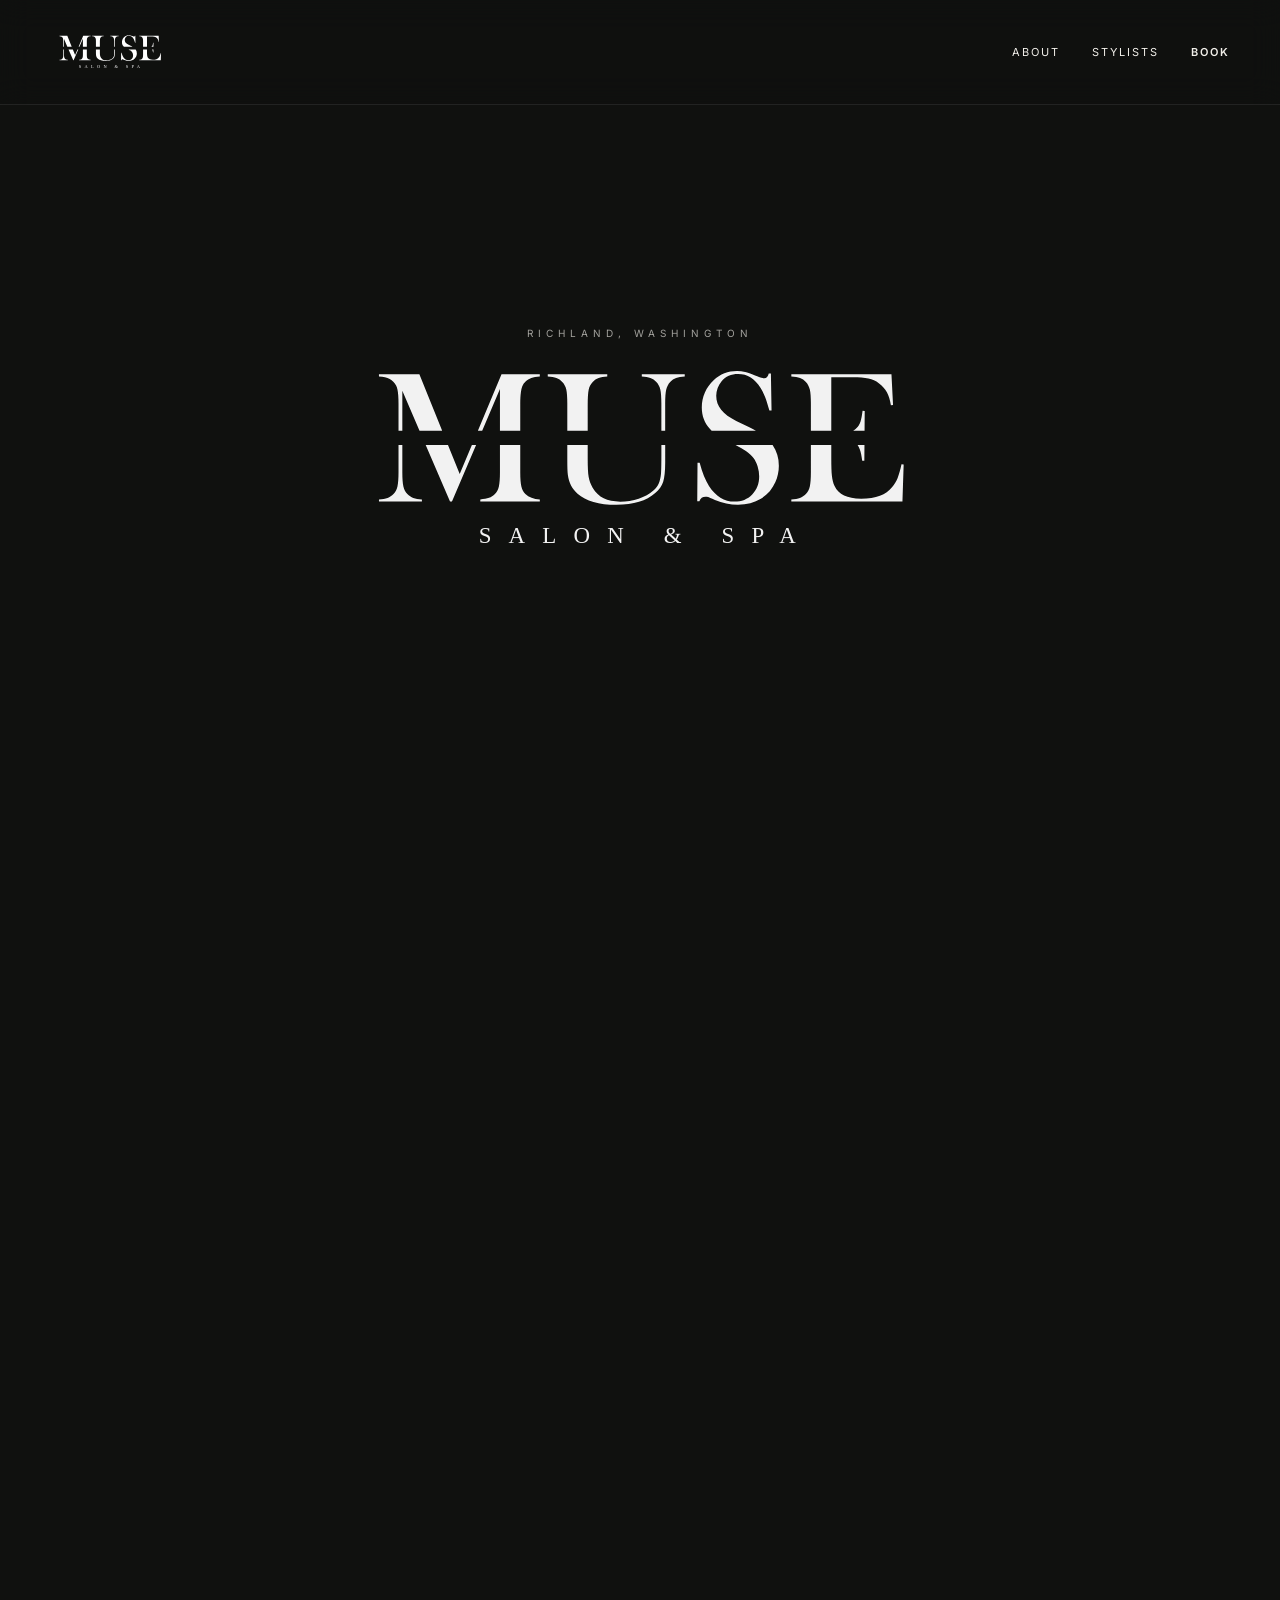
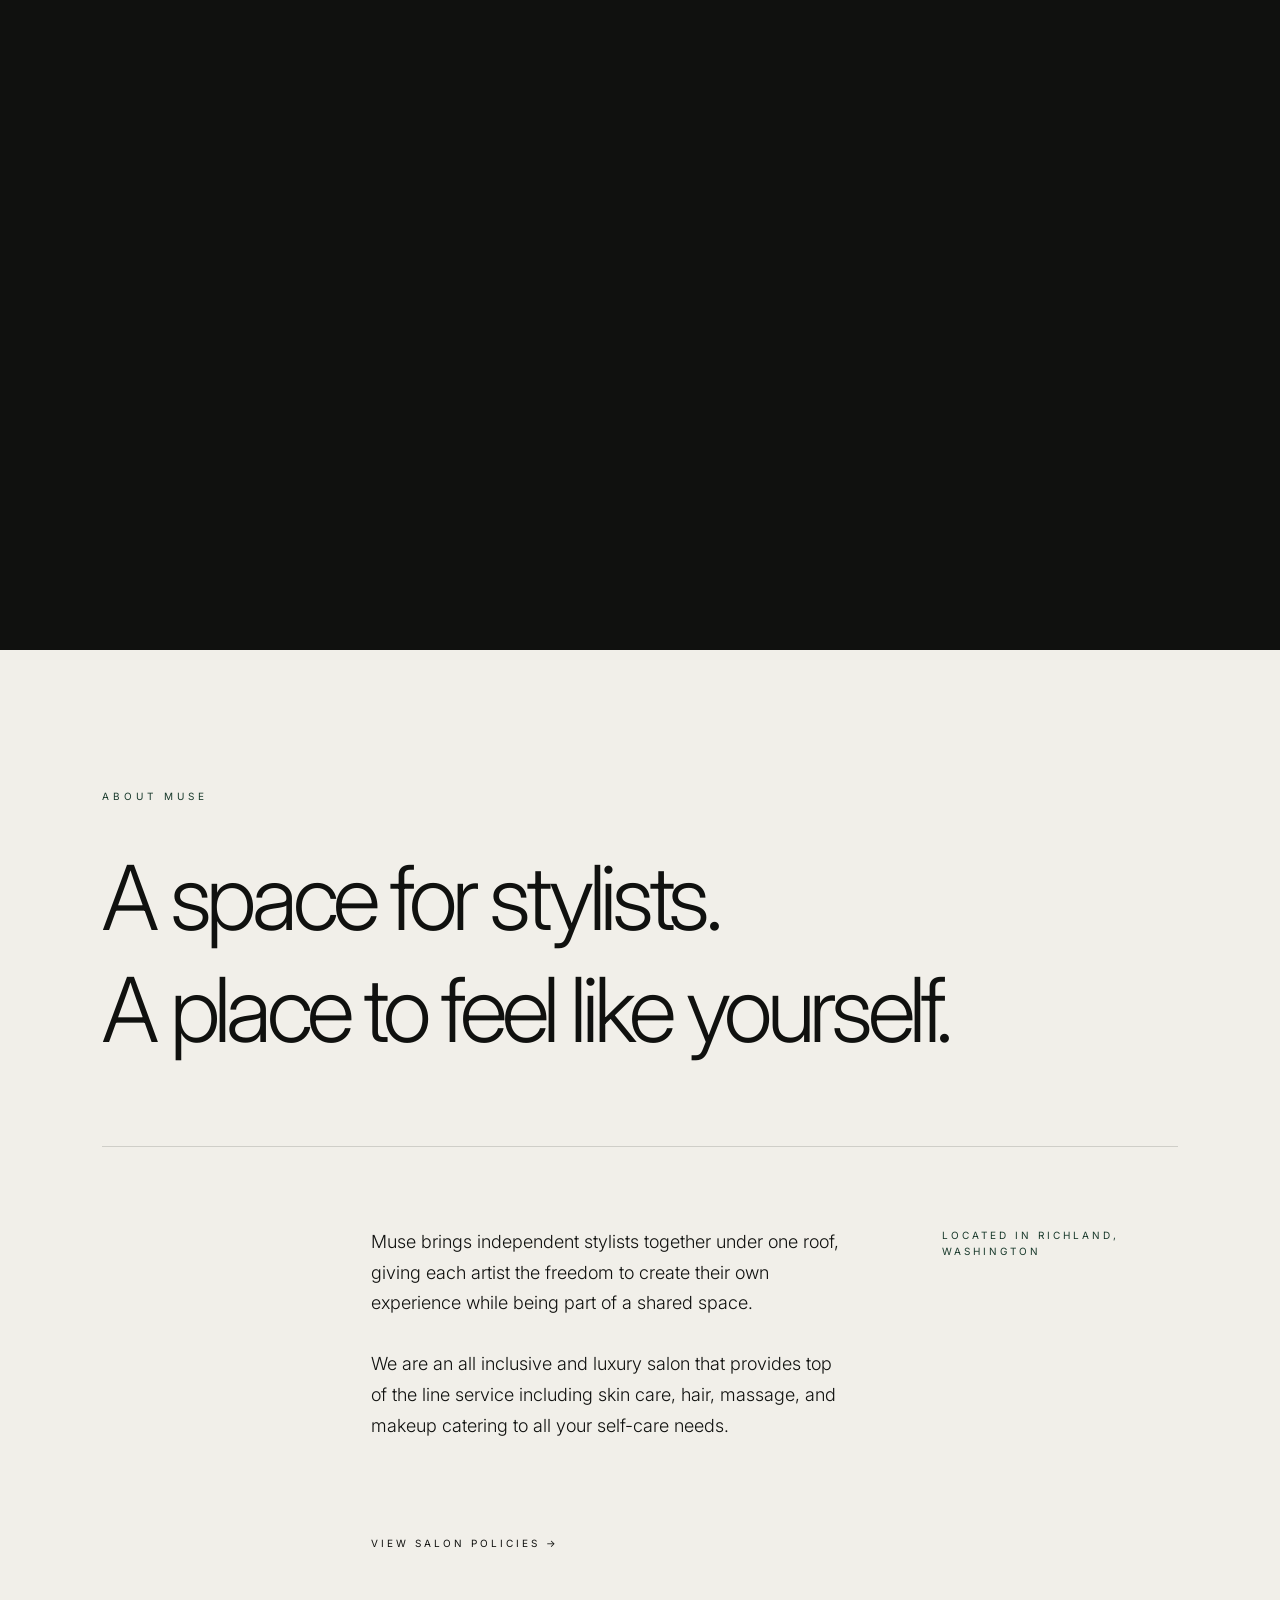
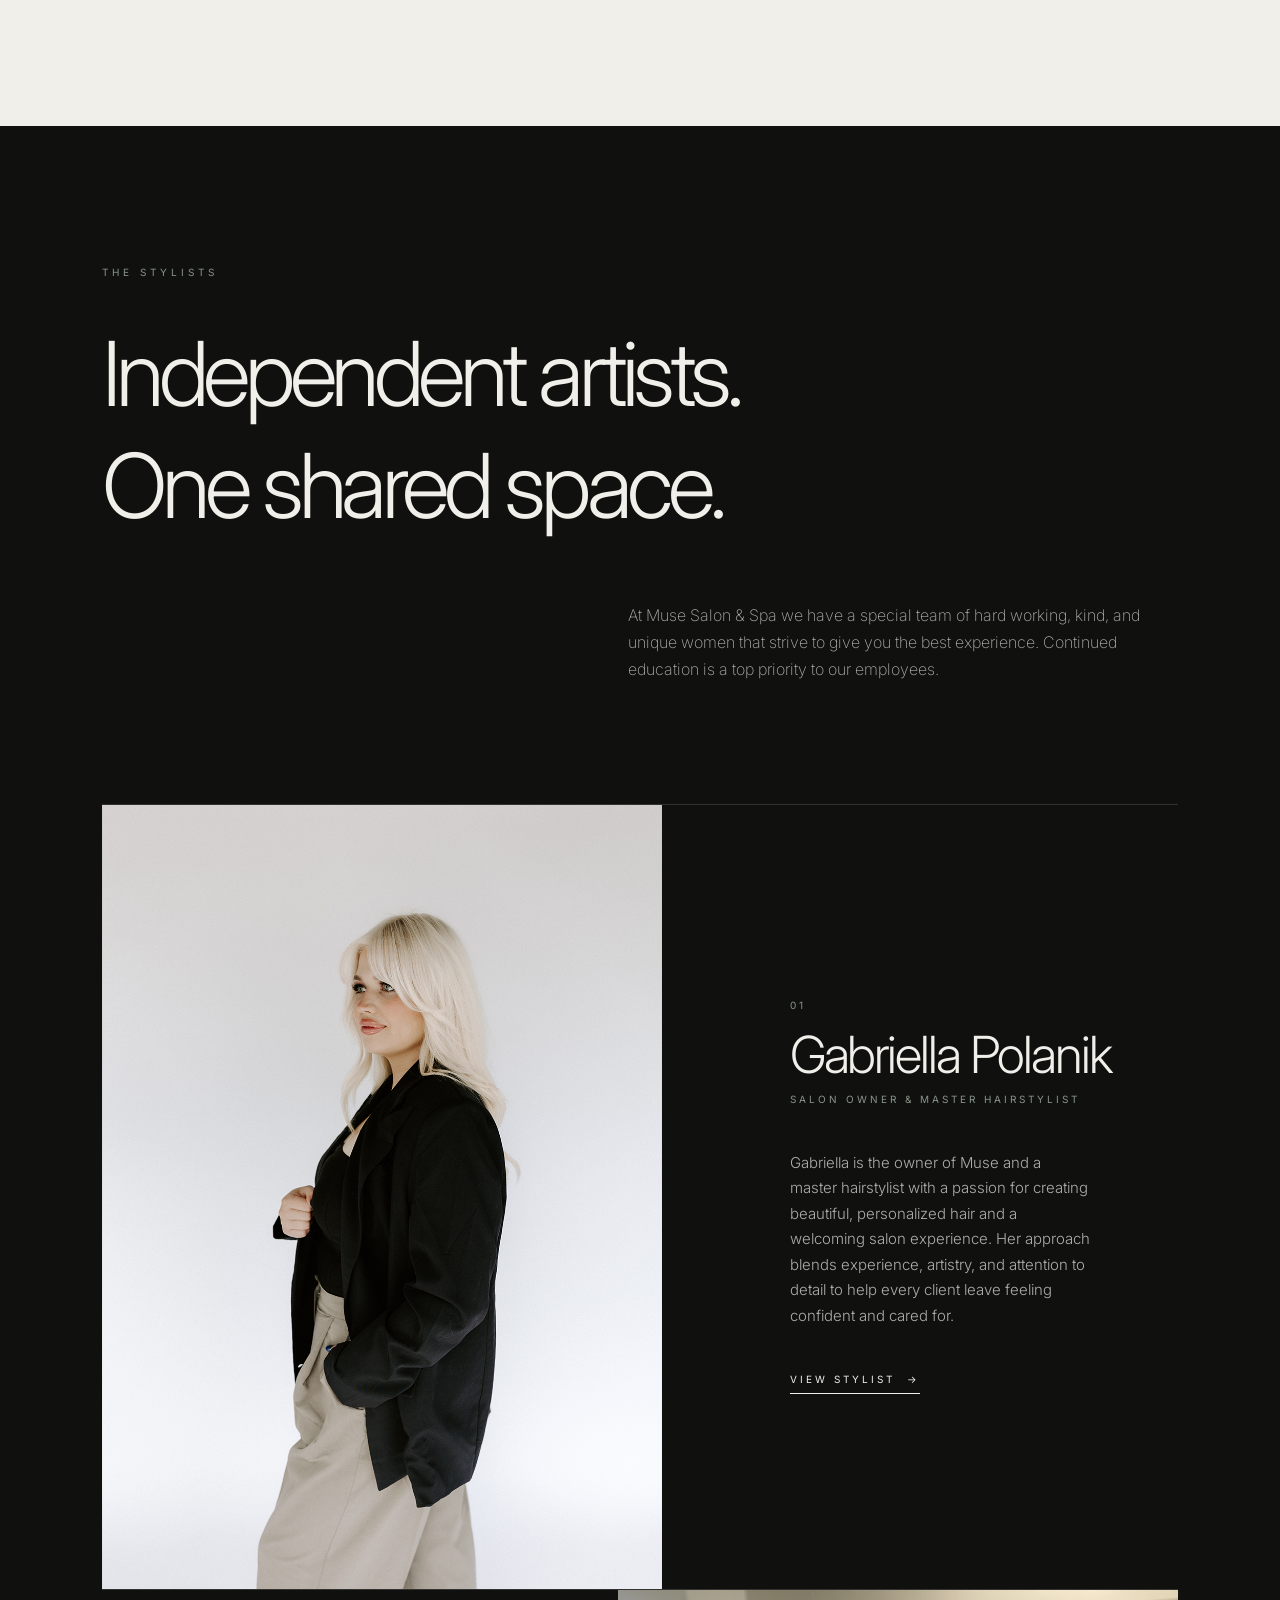
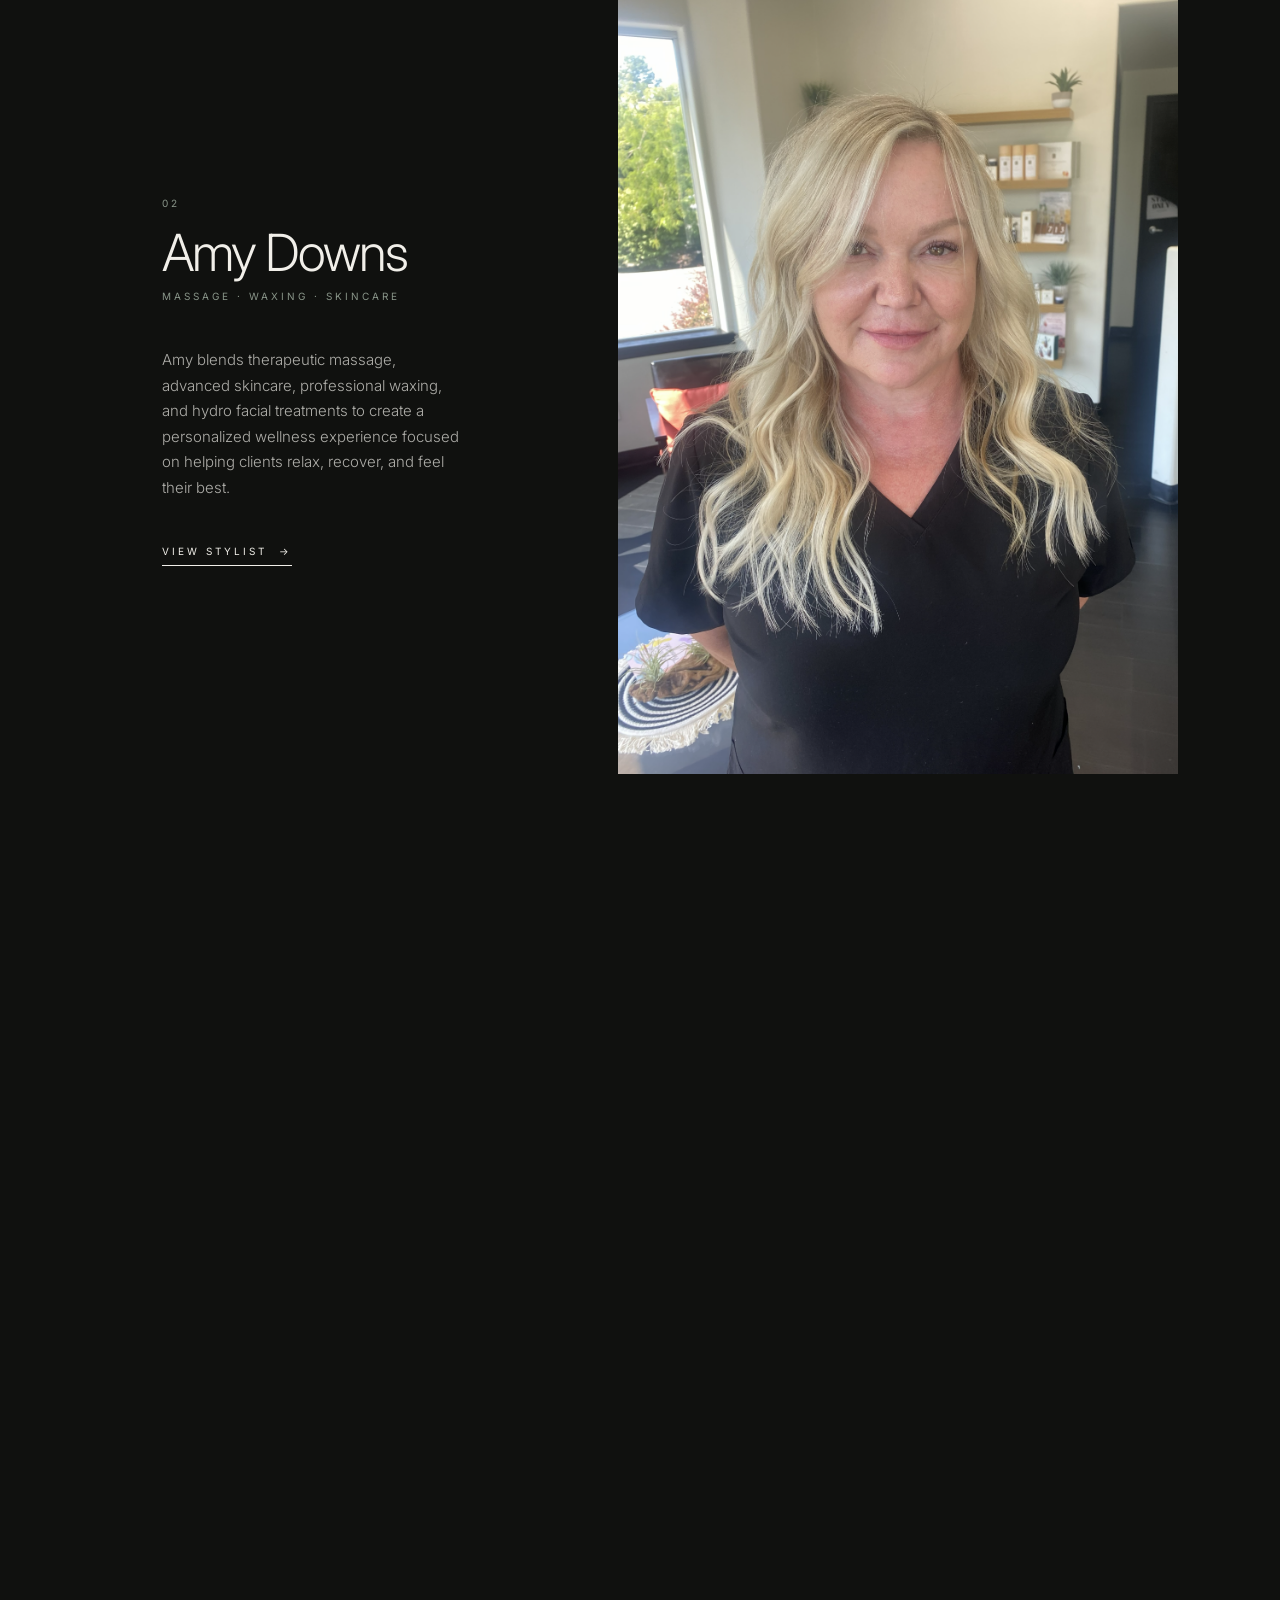
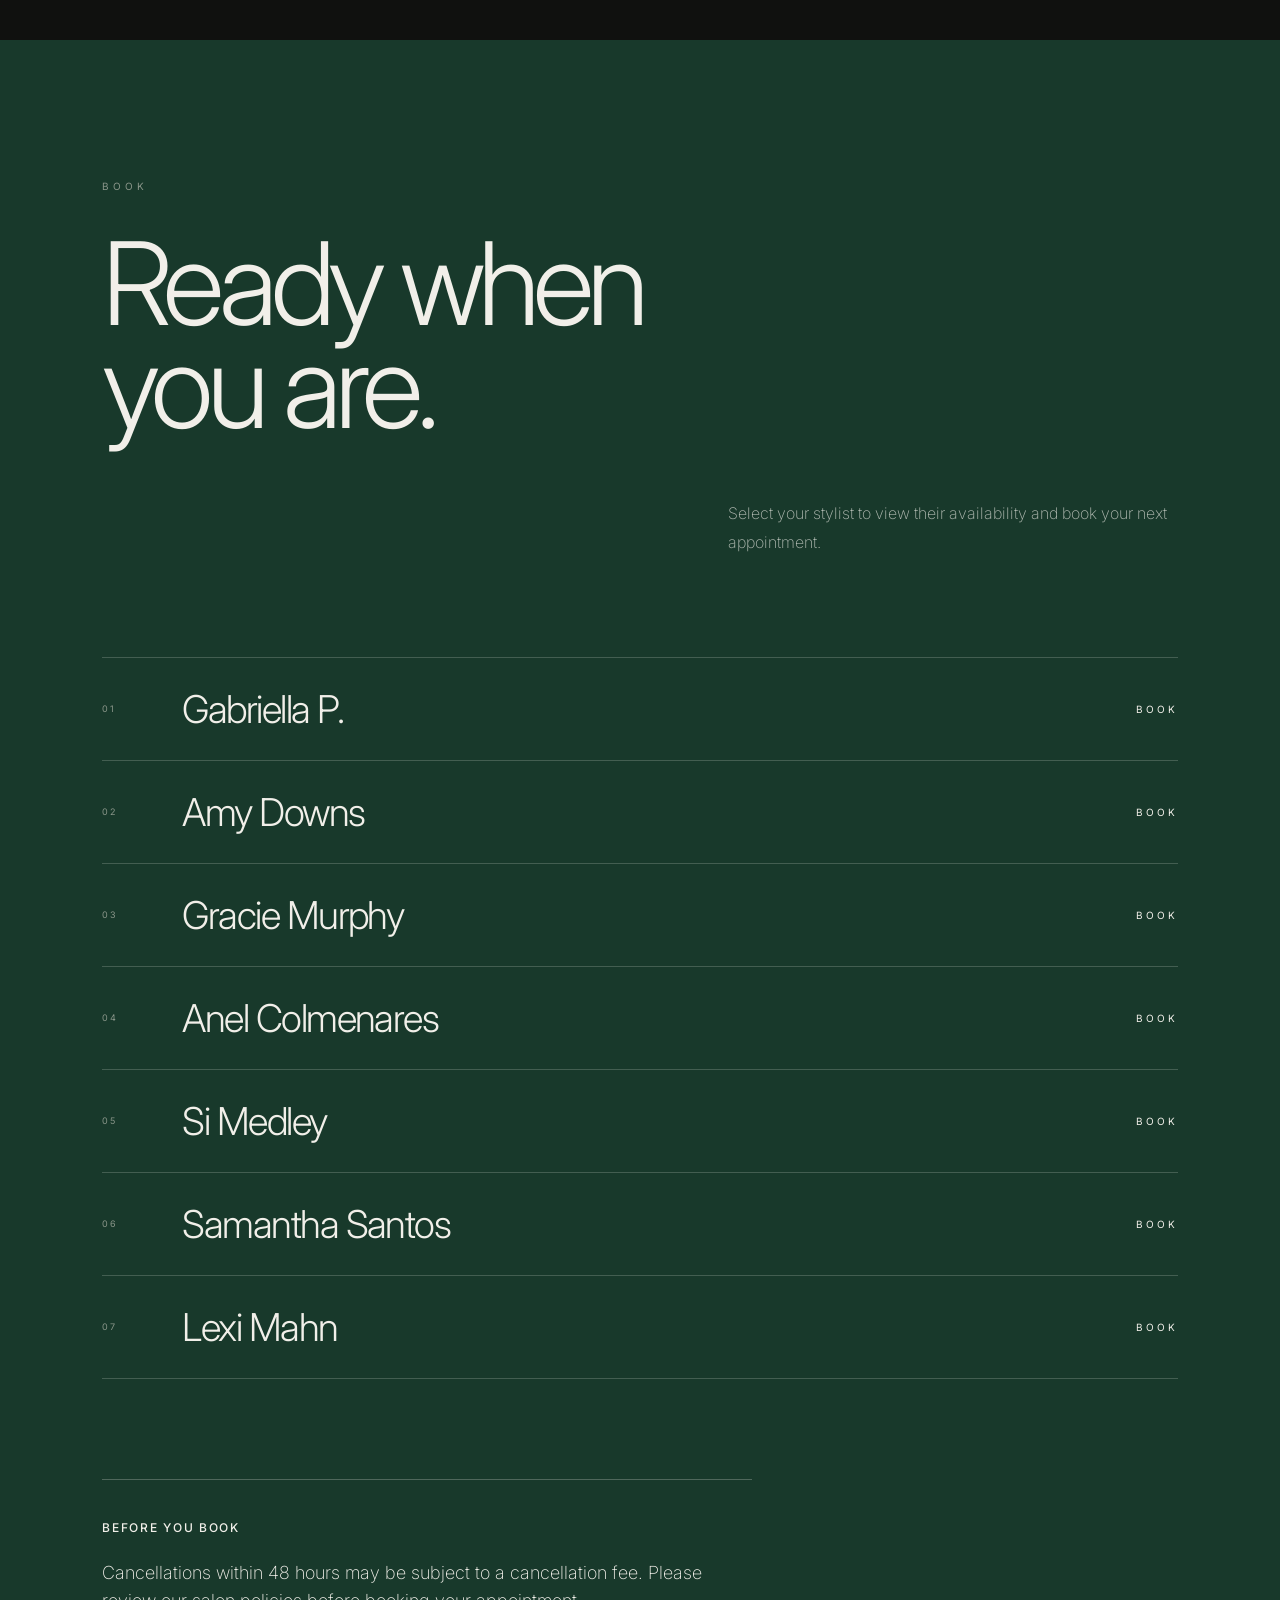
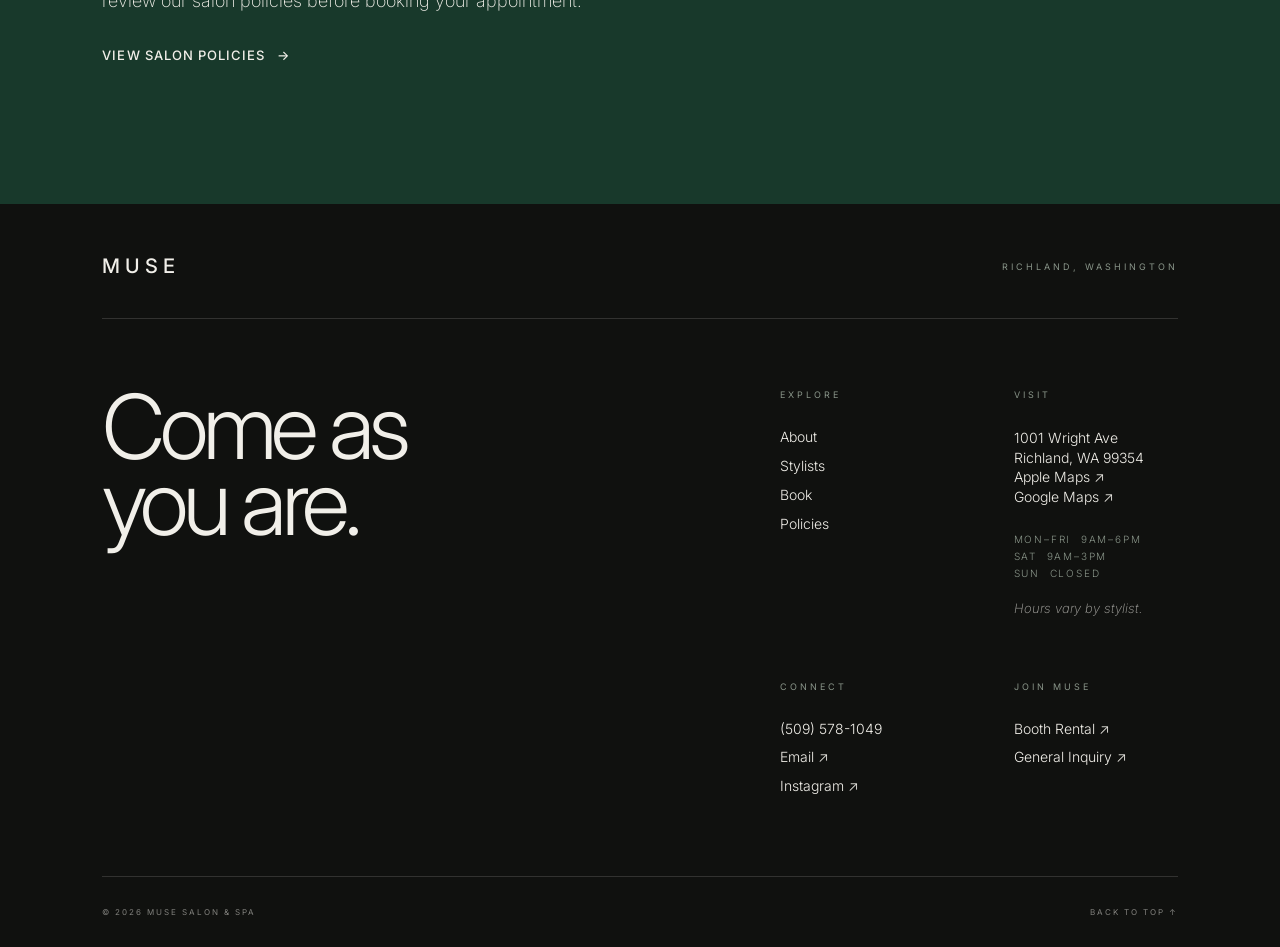
<file: index.html>
<!DOCTYPE html>
<html lang="en">

<head>
    <meta charset="UTF-8">  
    <meta name="viewport" content="width=device-width, initial-scale=1.0, viewport-fit=cover">

    <title>Muse</title>

    <link rel="preconnect" href="https://fonts.googleapis.com">
    <link rel="preconnect" href="https://fonts.gstatic.com" crossorigin>
    
    <link href="https://fonts.googleapis.com/css2?family=Inter:wght@100;200;300;400;500;600&display=swap" rel="stylesheet">
    
    <link rel="stylesheet" href="style.css/style.css">
</head>

<body id="top">
    <header class="hero">
        
        <div class="hero-sticky">

            <nav>
                <a href="#top" class="logo">
                     <img src="images/muse-logo-wht.svg" alt="Muse Salon & Spa">
                </a>
                
                <button class="menu-button" aria-label="Open menu">MENU</button>

                <div class="nav-links">
                    <a href="#about">ABOUT</a>
                    <a href="#stylists">STYLISTS</a>
                    <!--<a href="#services">SERVICES</a>-->
                    <a href="#book" class="book-link">BOOK</a>
                </div>
            </nav>

            <div class="mobile-menu">
               <div class="mobile-menu-top">
                    <span>MUSE</span>

                    <button class="menu-close">
                        CLOSE
                    </button>
                </div>

                <div class="mobile-menu-links">
                    <a href="#about">ABOUT</a>
                    <a href="#stylists">STYLISTS</a>
                    <!--<a href="#services">SERVICES</a>-->
                    <a href="#book">BOOK</a>
                </div>

                <p class="mobile-menu-location">
                    RICHLAND, WASHINGTON
                </p>
            </div>

            <div class="hero-content">
                <p>Richland, Washington</p>

                <img 
                    src="images/muse-logo-wht.svg"
                    alt="Muse Salon & Spa"
                    class="hero-logo"
                >

            </div>

            <div class="hero-message">
                <p>A collective of independent artists.</p>
    
                <h2>
                    FOR THE<br>
                    INDIVIDUAL.
                </h2>
            </div>
        </div>
        
    </header>

    <main>

        <section id="about" class="about-section">
            <div class="about-heading">
                <p class="section-label">ABOUT MUSE</p>

                <h2>
                A space for stylists.<br>
                A place to feel like yourself.
                </h2>
            </div>
        
            <div class="about-details">
                <p>
                    Muse brings independent stylists together under one roof, giving each artist the freedom to create their own experience while being part of a shared space.<br><br>We are an all inclusive and luxury salon that provides top of the line service including skin care, hair, massage, and makeup catering to all your self-care needs.
                </p>

                <p>
                    Located in Richland, Washington
                </p>

                <a href="policies.html" class="about-policies-link">
                    VIEW SALON POLICIES <span>→</span>
                </a>
            </div>

            


            
        </section>

        <section id="stylists" class="stylists-section">
            <div class="stylists-heading">
                <p class="section-label">THE STYLISTS</p>
                
                <h2>
                    Independent artists.<br>
                    One shared space.
                </h2>

                <p class="stylists-intro">
                    At Muse Salon & Spa we have a special team of hard working, kind, and unique women that strive to give you the best experience. Continued education is a top priority to our employees.
                </p>
            </div>

            <div class="stylist-list">

                <article class="stylist-card" id="gabriella-p">
            
                    <div class="stylist-image">
                        <img
                            src="images/gabby-headshot.png"
                            alt="Gabriella Polanik"
                        >
                    </div>
            
                    <div class="stylist-info">
                        <p class="stylist-number">01</p>
            
                        <h3>Gabriella Polanik</h3>
            
                        <p class="stylist-specialties">
                            SALON OWNER & MASTER HAIRSTYLIST
                        </p>
            
                        <p class="stylist-description">
                            Gabriella is the owner of Muse and a master hairstylist with a passion for creating beautiful, personalized hair and a welcoming salon experience. Her approach blends experience, artistry, and attention to detail to help every client leave feeling confident and cared for.
                        </p>
            
                        <a href="stylists/gabriella-p.html" class="stylist-link">
                            VIEW STYLIST <span>→</span>
                        </a>
                    </div>
            
                </article>
            
            
                <article class="stylist-card" id="amy-downs">
            
                    <div class="stylist-image">
                        <img
                            src="images/amy-headshot.png"
                            alt="Amy Downs"
                        >
                    </div>
            
                    <div class="stylist-info">
                        <p class="stylist-number">02</p>
            
                        <h3>Amy Downs</h3>
            
                        <p class="stylist-specialties">
                            MASSAGE · WAXING · SKINCARE
                        </p>
            
                        <p class="stylist-description">
                            Amy blends therapeutic massage, advanced skincare, professional waxing, and hydro facial treatments to create a personalized wellness experience focused on helping clients relax, recover, and feel their best.
                        </p>
            
                        <a href="stylists/amy-downs.html" class="stylist-link">
                            VIEW STYLIST <span>→</span>
                        </a>
                    </div>
            
                </article>
            
            
                <article class="stylist-card" id="gracie-murphy">
            
                    <div class="stylist-image">
                        <img
                            src="images/gracie-headshot.png"
                            alt="Gracie Murphy"
                        >
                    </div>
            
                    <div class="stylist-info">
                        <p class="stylist-number">03</p>
            
                        <h3>Gracie Murphy</h3>
            
                        <p class="stylist-specialties">
                            HAIR · STYLING · GOOD ENERGY
                        </p>
            
                        <p class="stylist-description">
                            Gracie brings big energy, good conversation, and a love for helping women feel confident and completely themselves. Her chair is a place to relax, laugh, and leave feeling amazing.
                        </p>
            
                        <a href="stylists/gracie-murphy.html" class="stylist-link">
                            VIEW STYLIST <span>→</span>
                        </a>
                    </div>
            
                </article>
            
            
                <article class="stylist-card" id="anel-colmenares">
            
                    <div class="stylist-image">
                        <img
                            src="images/anel-headshot.png"
                            alt="Anel Colmenares"
                        >
                    </div>
            
                    <div class="stylist-info">
                        <p class="stylist-number">04</p>
            
                        <h3>Anel Colmenares</h3>
            
                        <p class="stylist-specialties">
                            VIVID COLOR · TEXTURED CUTS
                        </p>
            
                        <p class="stylist-description">
                            Anel is an alternative stylist specializing in texturized cuts and vivid color across all hair textures. Her work is expressive, creative, and all about helping clients wear something that feels uniquely theirs.
                        </p>
            
                        <a href="stylists/anel-colmenares.html" class="stylist-link">
                            VIEW STYLIST <span>→</span>
                        </a>
                    </div>
            
                </article>

                <article class="stylist-card" id="si-medley">

                    <div class="stylist-image">
                        <img
                            src="images/si-headshot.png"
                            alt="Si Medley"
                        >
                    </div>
                
                    <div class="stylist-info">
                        <p class="stylist-number">05</p>
                
                        <h3>Si Medley</h3>
                
                        <p class="stylist-specialties">
                            BLONDES · DIMENSION · COLOR
                        </p>
                
                        <p class="stylist-description">
                            Si specializes in beautiful blondes and dimensional color, creating soft, seamless looks tailored to each client. Her goal is effortless, confidence-boosting hair that still feels completely like you.
                        </p>
                
                        <a href="stylists/si-medley.html" class="stylist-link">
                            VIEW STYLIST <span>→</span>
                        </a>
                    </div>
                
                </article>
                
                <article class="stylist-card" id="samantha-santos">
                
                    <div class="stylist-image">
                        <img
                            src="images/sam-headshot.png"
                            alt="Samantha Santos"
                        >
                    </div>
                
                    <div class="stylist-info">
                        <p class="stylist-number">06</p>
                
                        <h3>Samantha Santos</h3>
                
                        <p class="stylist-specialties">
                            COLOR · CUTS · EXTENSIONS
                        </p>
                
                        <p class="stylist-description">
                            Sammie specializes in lived-in color, rich reds, warm coppers, dimensional brunettes, and corrective color. Her approach is personal, relaxed, and focused on creating hair that feels natural, flattering, and uniquely you.
                        </p>
                
                        <a href="stylists/samantha-santos.html" class="stylist-link">
                            VIEW STYLIST <span>→</span>
                        </a>
                    </div>
                
                </article>
                
                <article class="stylist-card" id="lexi-mahn">
                
                    <div class="stylist-image">
                        <img
                            src="images/lexi-headshot.png"
                            alt="Lexi Mahn"
                        >
                    </div>
                
                    <div class="stylist-info">
                        <p class="stylist-number">07</p>
                
                        <h3>Lexi Mahn</h3>
                
                        <p class="stylist-specialties">
                            BLONDING · LIVED-IN COLOR · DIMENSION
                        </p>
                
                        <p class="stylist-description">
                            Lexi specializes in lived-in color and blonding, creating effortless, dimensional looks that feel natural, polished, and uniquely you. With years of experience in both hair and makeup, she brings an eye for detail and a warm, personal approach to every appointment.
                        </p>
                
                        <a href="stylists/lexi-mahn.html" class="stylist-link">
                            VIEW STYLIST <span>→</span>
                        </a>
                    </div>
                
                </article>
            
            </div>

        </section>
        



        <!-- <section id="services" class="services-section">
            <div class="services-heading">
                <p class="section-label">SERVICES</p>

                <h2>
                    Your hair.<br>
                    Your way.
                </h2>

            </div>

            <div class="services-content">

                <div class="services-image">
                    <span>IMAGE</span>
                </div>

                <div class="services-list">

                 

                    <div class="service-group">

                        <button class="service-item" type="button">
                            <span>01</span>
                            <h3>Color</h3>
                            <span class="service-arrow" aria-hidden="true"></span>
                        </button>

                        <div class="service-stylists">

                            <a href="#samantha-santos">
                                <span>Sammie Santos</span>
                                <span>→</span>
                            </a>

                            <a href="#anel-colmenares">
                                <span>Anel Colmenares</span>
                                <span>→</span>
                            </a>

                            <a href="#si-medley">
                                <span>Si Medley</span>
                                <span>→</span>
                            </a>

                            <a href="#lexi-mahn">
                                <span>Lexi Mahn</span>
                                <span>→</span>
                            </a>

                            <a href="#gracie-murphy">
                                <span>Gracie Murphy</span>
                                <span>→</span>
                            </a>

                        </div>

                    </div>


                    

                    <div class="service-group">

                        <button class="service-item" type="button">
                            <span>02</span>
                            <h3>Blonding</h3>
                            <span class="service-arrow"aria-hidden="true"></span>
                        </button>

                        <div class="service-stylists">

                            <a href="#si-medley">
                                <span>Si Medley</span>
                                <span>→</span>
                            </a>

                            <a href="#lexi-mahn">
                                <span>Lexi Mahn</span>
                                <span>→</span>
                            </a>

                            <a href="#samantha-santos">
                                <span>Sammie Santos</span>
                                <span>→</span>
                            </a>

                        </div>

                    </div>


                  

                    <div class="service-group">

                        <button class="service-item" type="button">
                            <span>03</span>
                            <h3>Cuts</h3>
                            <span class="service-arrow" aria-hidden="true"></span>
                        </button>

                        <div class="service-stylists">

                            <a href="#samantha-santos">
                                <span>Sammie Santos</span>
                                <span>→</span>
                            </a>

                            <a href="#anel-colmenares">
                                <span>Anel Colmenares</span>
                                <span>→</span>
                            </a>

                            <a href="#gracie-murphy">
                                <span>Gracie Murphy</span>
                                <span>→</span>
                            </a>

                        </div>

                    </div>

               

                    <div class="service-group">

                        <button class="service-item" type="button">
                            <span>04</span>
                            <h3>Lived-In &amp; Dimensional</h3>
                            <span class="service-arrow" aria-hidden="true"></span>
                        </button>

                        <div class="service-stylists">

                            <a href="#samantha-santos">
                                <span>Sammie Santos</span>
                                <span>→</span>
                            </a>

                            <a href="#si-medley">
                                <span>Si Medley</span>
                                <span>→</span>
                            </a>

                            <a href="#lexi-mahn">
                                <span>Lexi Mahn</span>
                                <span>→</span>
                            </a>

                        </div>

                    </div>


                 

                    <div class="service-group">

                        <button class="service-item" type="button">
                            <span>05</span>
                            <h3>Vivid &amp; Creative Color</h3>
                            <span class="service-arrow" aria-hidden="true"></span>
                        </button>

                        <div class="service-stylists">

                            <a href="#anel-colmenares">
                                <span>Anel Colmenares</span>
                                <span>→</span>
                            </a>

                        </div>

                    </div>


                

                    <div class="service-group">

                        <button class="service-item" type="button">
                            <span>06</span>
                            <h3>Skincare &amp; Facials</h3>
                            <span class="service-arrow" aria-hidden="true"></span>
                        </button>

                        <div class="service-stylists">

                            <a href="#amy-downs">
                                <span>Amy Downs</span>
                                <span>→</span>
                            </a>

                        </div>

                    </div>


             

                    <div class="service-group">

                        <button class="service-item" type="button">
                            <span>07</span>
                            <h3>Massage</h3>
                            <span class="service-arrow" aria-hidden="true"></span>
                        </button>

                        <div class="service-stylists">

                            <a href="#amy-downs">
                                <span>Amy Downs</span>
                                <span>→</span>
                            </a>

                        </div>

                    </div>


                   

                    <div class="service-group">

                        <button class="service-item" type="button">
                            <span>08</span>
                            <h3>Waxing</h3>
                            <span class="service-arrow" aria-hidden="true"></span>
                        </button>

                        <div class="service-stylists">

                            <a href="#amy-downs">
                                <span>Amy Downs</span>
                                <span>→</span>
                            </a>

                        </div>

                    </div>


                    <p class="services-note">
                        Services, pricing, and availability vary by stylist.
                    </p>

                </div>

            </div>

        </section> -->
     
        <section id="book" class="book-section">

            <div class="book-heading">

                <p class="section-label">BOOK</p>

                <h2>
                    Ready when<br>
                    you are.
                </h2>

                <p class="book-intro">
                    Select your stylist to view their availability and book your next appointment.
                </p>

            </div>

            <div class="book-list">

                <a href="https://www.instagram.com/glamourbygabby/" class="book-item"
                target="_blank"
                rel="noopener noreferrer"
                >
                    <span class="book-number">01</span>
                    <span class="book-name">Gabriella P.</span>
                    <span class="book-action">BOOK</span>
                </a>

                <a href="https://amydmassagetherapistandbodywaxing.com/" class="book-item"
                target="_blank"
                rel="noopener noreferrer"
                >
                    <span class="book-number">02</span>
                    <span class="book-name">Amy Downs</span>
                    <span class="book-action">BOOK</span>
                </a>

                <a href="https://www.instagram.com/hairbygrizz/" class="book-item"
                target="_blank"
                rel="noopener noreferrer"
                >
                    <span class="book-number">03</span>
                    <span class="book-name">Gracie Murphy</span>
                    <span class="book-action">BOOK</span>
                </a>

                <a href="https://www.instagram.com/vanitasaltered/" class="book-item"
                target="_blank"
                rel="noopener noreferrer"
                >
                    <span class="book-number">04</span>
                    <span class="book-name">Anel Colmenares</span>
                    <span class="book-action">BOOK</span>
                </a>

                <a href="https://www.instagram.com/styles.by.si/" class="book-item"
                target="_blank"
                rel="noopener noreferrer"
                >
                    <span class="book-number">05</span>
                    <span class="book-name">Si Medley</span>
                    <span class="book-action">BOOK</span>
                </a>

                <a href="https://smgbeauty.glossgenius.com/" class="book-item"
                target="_blank"
                rel="noopener noreferrer"
                >
                    <span class="book-number">06</span>
                    <span class="book-name">Samantha Santos</span>
                    <span class="book-action">BOOK</span>
                </a>

                <a href="https://www.instagram.com/lexi.luxe.beauty/" class="book-item"
                target="_blank"
                rel="noopener noreferrer"
                >
                    <span class="book-number">07</span>
                    <span class="book-name">Lexi Mahn</span>
                    <span class="book-action">BOOK</span>
                </a>

            </div>

            <div class="book-policies">

                <p class="book-policies-label">BEFORE YOU BOOK</p>

                <p class="book-policies-text">
                    Cancellations within 48 hours may be subject to a cancellation fee.
                    Please review our salon policies before booking your appointment.
                </p>

                <a href="policies.html" class="book-policies-link">
                    VIEW SALON POLICIES <span>→</span>
                </a>

            </div>

        </section>

    </main>
     
    
    
    <!-- FOOTER -->

    <footer class="footer">

        <div class="footer-top">

            <a href="#top" class="footer-logo">
                MUSE
            </a>

            <p class="footer-location">
                RICHLAND, WASHINGTON
            </p>

        </div>


        <div class="footer-main">

            <h2>
                Come as<br>
                you are.
            </h2>


            <div class="footer-links">


                <div class="footer-nav">

                    <p>EXPLORE</p>

                    <a href="../index.html#about">
                        About
                    </a>

                    <a href="../index.html#stylists">
                        Stylists
                    </a>

                    <a href="../index.html#book">
                        Book
                    </a>

                    <a href="../policies.html">
                        Policies
                    </a>

                </div>


                <div class="footer-visit">

                    <p>VISIT</p>

                    <a  class="footer-address">
                        1001 Wright Ave<br>
                        Richland, WA 99354
                    </a>

                    <a
                        href="https://maps.apple.com/?daddr=1001+Wright+Ave,+Richland,+WA+99354" class="footer-address"
                        target="_blank"
                        rel="noopener noreferrer"
                        >
                            Apple Maps &#x2197;&#xFE0E;
                    </a>

                    <a
                        href="https://www.google.com/maps/dir/?api=1&destination=1001+Wright+Ave,+Richland,+WA+99354" class="footer-address"
                        target="_blank"
                        rel="noopener noreferrer"
                    >
                        Google Maps &#x2197;&#xFE0E;
                    </a>

                    <p class="footer-hours">
                        MON–FRI&nbsp;&nbsp;9AM–6PM<br>
                        SAT&nbsp;&nbsp;9AM–3PM<br>
                        SUN&nbsp;&nbsp;CLOSED
                    </p>

                    <span class="footer-note">
                        Hours vary by stylist.
                    </span>

                </div>


                <div class="footer-connect">

                    <p>CONNECT</p>

                    <a href="tel:+15095781049">
                        (509) 578-1049
                    </a>

                    <a href="mailto:musesalonandspa.tc@gmail.com">
                        Email &#x2197;&#xFE0E;
                    </a>

                    <a href="https://www.instagram.com/musesalonandspa/?hl=en">
                        Instagram &#x2197;&#xFE0E;
                    </a>

                </div>


                <div class="footer-join">

                    <p>JOIN MUSE</p>

                    <a href="mailto:musesalonandspa.tc@gmail.com">
                        Booth Rental &#x2197;&#xFE0E;
                    </a>

                    <a href="mailto:musesalonandspa.tc@gmail.com">
                        General Inquiry &#x2197;&#xFE0E;
                    </a>

                </div>

            </div>

        </div>


        <div class="footer-bottom">

            <p>
                © 2026 MUSE SALON &amp; SPA
            </p>

            <a href="#top">
                BACK TO TOP ↑
            </a>

        </div>

    </footer>
    

    <script src="js/script.js"></script>

</body>
</html>
</file>
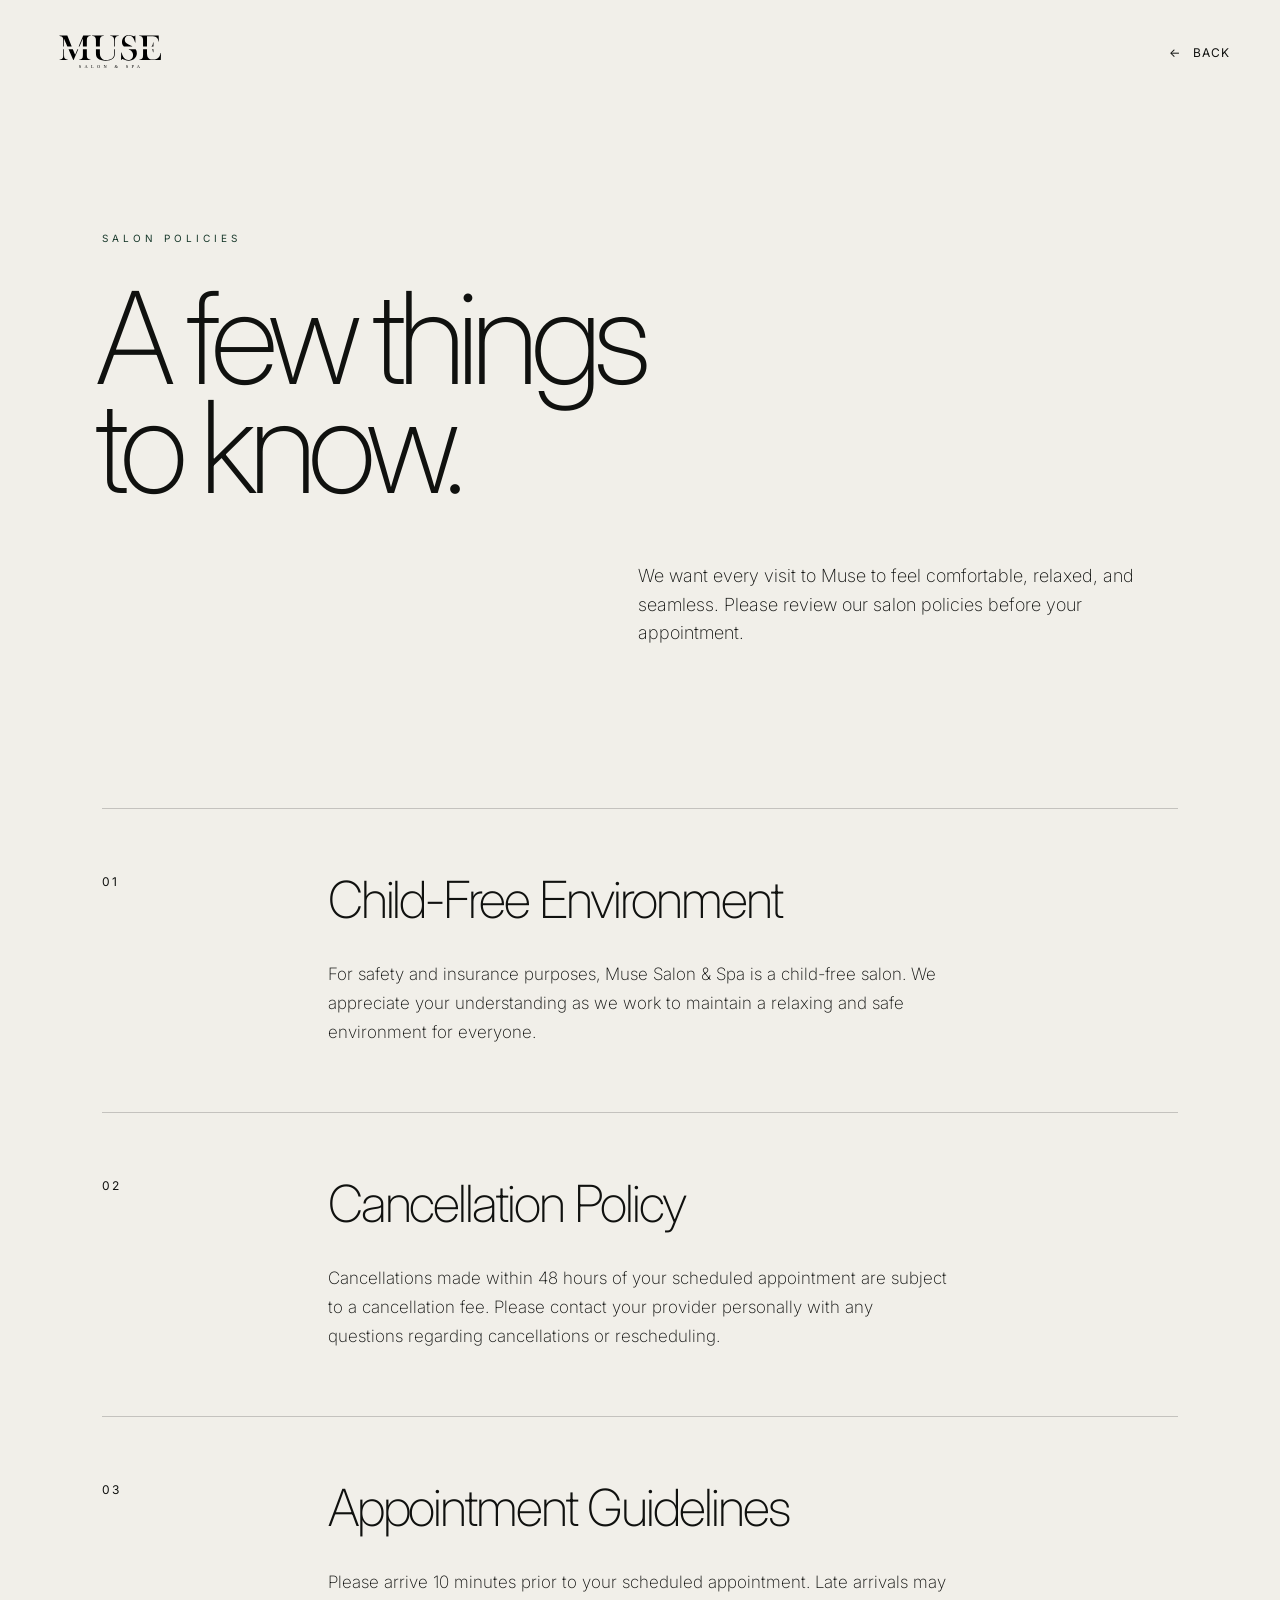
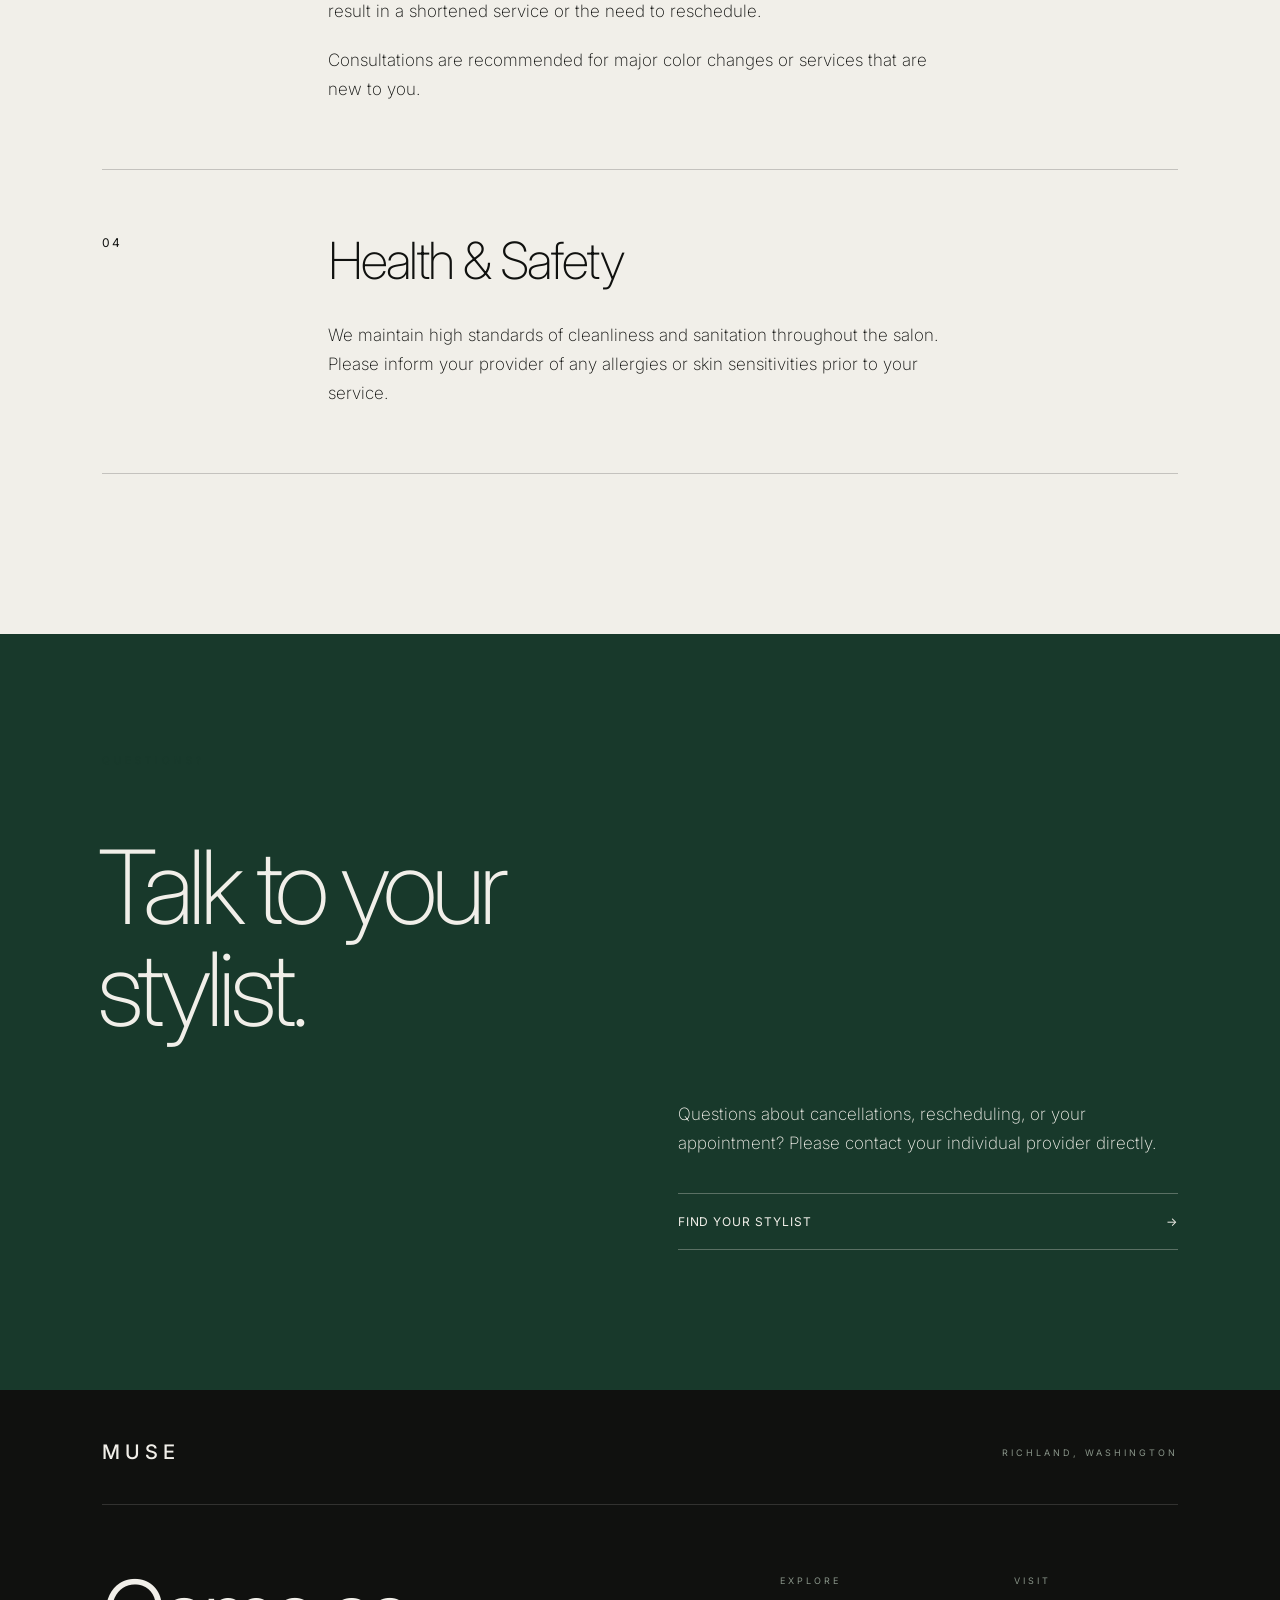
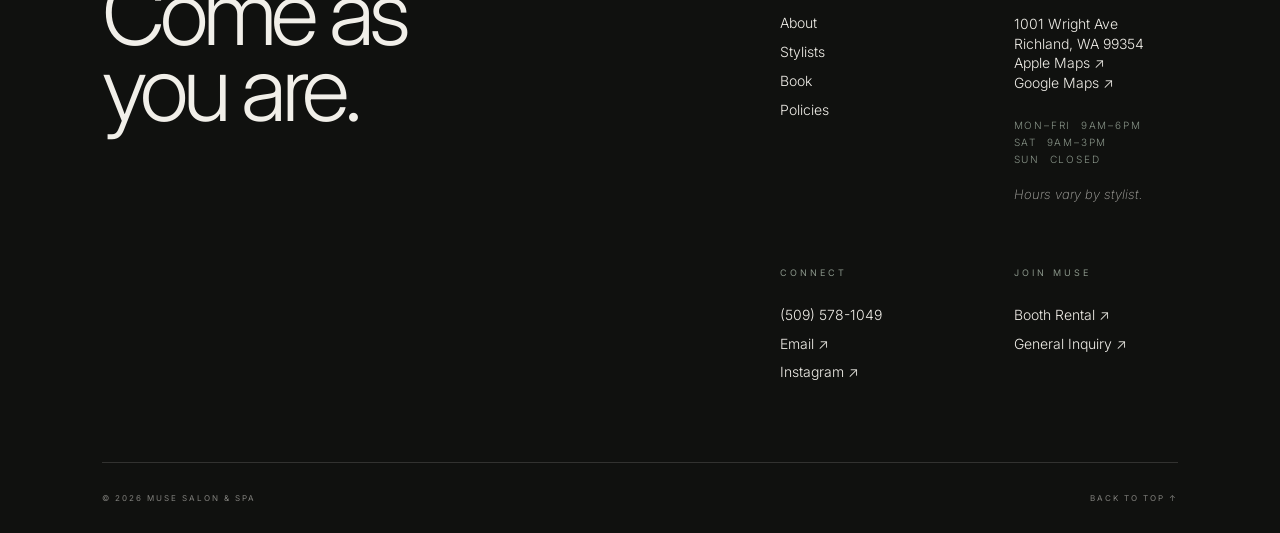
<file: policies.html>
<!DOCTYPE html>
<html lang="en">

<head>
    <meta charset="UTF-8">
    <meta name="viewport" content="width=device-width, initial-scale=1.0, viewport-fit=cover">

    <title>Salon Policies | Muse</title>

    <link rel="preconnect" href="https://fonts.googleapis.com">
    <link rel="preconnect" href="https://fonts.gstatic.com" crossorigin>

    <link href="https://fonts.googleapis.com/css2?family=Inter:wght@200;300;400;500;600&display=swap" rel="stylesheet">

    <link rel="stylesheet" href="style.css/style.css">
</head>

<body class="policies-page">

    <main>
        <section class="policies-hero">

            <div class="policies-nav">
                <a href="index.html" class="logo">
                    <img src="images/muse-logo-blk.svg" alt="Muse Salon & Spa">
                </a>

                <a href="index.html#book" class="policies-back">

                </a>

                <a href="javascript:history.back()" class="policies-back">
                    <span>←</span> BACK
                </a>

            </div>

            <div class="policies-hero-content">

                <p class="section-label">SALON POLICIES</p>

                <h1>
                    A few things<br>
                    to know.
                </h1>

                <p class="policies-intro">
                    We want every visit to Muse to feel comfortable, relaxed, and seamless.
                    Please review our salon policies before your appointment.
                </p>

            </div>

        </section>

        <section class="policies-list">

            <div class="policy-item">
                <span class="policy-number">01</span>

                <div class="policy-content">
                    <h2>Child-Free Environment</h2>

                    <p>
                        For safety and insurance purposes, Muse Salon & Spa is a
                        child-free salon. We appreciate your understanding as we
                        work to maintain a relaxing and safe environment for everyone.
                    </p>
                </div>
            </div>


            <div class="policy-item">
                <span class="policy-number">02</span>

                <div class="policy-content">
                    <h2>Cancellation Policy</h2>

                    <p>
                        Cancellations made within 48 hours of your scheduled
                        appointment are subject to a cancellation fee. Please contact
                        your provider personally with any questions regarding
                        cancellations or rescheduling.
                    </p>
                </div>
            </div>


            <div class="policy-item">
                <span class="policy-number">03</span>

                <div class="policy-content">
                    <h2>Appointment Guidelines</h2>

                    <p>
                        Please arrive 10 minutes prior to your scheduled appointment.
                        Late arrivals may result in a shortened service or the need
                        to reschedule.
                    </p>

                    <p>
                        Consultations are recommended for major color changes or
                        services that are new to you.
                    </p>
                </div>
            </div>


            <div class="policy-item">
                <span class="policy-number">04</span>

                <div class="policy-content">
                    <h2>Health &amp; Safety</h2>

                    <p>
                        We maintain high standards of cleanliness and sanitation
                        throughout the salon. Please inform your provider of any
                        allergies or skin sensitivities prior to your service.
                    </p>
                </div>
            </div>

        </section>

        <section class="policies-contact">

            <p class="section-label">QUESTIONS?</p>

            <div class="policies-contact-content">

                <h2>
                    Talk to your<br>
                    stylist.
                </h2>

                <p>
                    Questions about cancellations, rescheduling, or your appointment?
                    Please contact your individual provider directly.
                </p>

                <a href="index.html#stylists" class="policies-contact-link">
                    FIND YOUR STYLIST <span>→</span>
                </a>

            </div>

        </section>

    </main>


     <!-- FOOTER -->

    <footer class="footer">

        <div class="footer-top">

            <a href="#top" class="footer-logo">
                MUSE
            </a>

            <p class="footer-location">
                RICHLAND, WASHINGTON
            </p>

        </div>


        <div class="footer-main">

            <h2>
                Come as<br>
                you are.
            </h2>


            <div class="footer-links">


                <div class="footer-nav">

                    <p>EXPLORE</p>

                    <a href="../index.html#about">
                        About
                    </a>

                    <a href="../index.html#stylists">
                        Stylists
                    </a>

                    <a href="../index.html#book">
                        Book
                    </a>

                    <a href="../policies.html">
                        Policies
                    </a>

                </div>


                <div class="footer-visit">

                    <p>VISIT</p>

                    <a  class="footer-address">
                        1001 Wright Ave<br>
                        Richland, WA 99354
                    </a>

                    <a
                        href="https://maps.apple.com/?daddr=1001+Wright+Ave,+Richland,+WA+99354" class="footer-address"
                        target="_blank"
                        rel="noopener noreferrer"
                        >
                            Apple Maps &#x2197;&#xFE0E;
                    </a>

                    <a
                        href="https://www.google.com/maps/dir/?api=1&destination=1001+Wright+Ave,+Richland,+WA+99354" class="footer-address"
                        target="_blank"
                        rel="noopener noreferrer"
                    >
                        Google Maps &#x2197;&#xFE0E;
                    </a>

                    <p class="footer-hours">
                        MON–FRI&nbsp;&nbsp;9AM–6PM<br>
                        SAT&nbsp;&nbsp;9AM–3PM<br>
                        SUN&nbsp;&nbsp;CLOSED
                    </p>

                    <span class="footer-note">
                        Hours vary by stylist.
                    </span>

                </div>


                <div class="footer-connect">

                    <p>CONNECT</p>

                    <a href="tel:+15095781049">
                        (509) 578-1049
                    </a>

                    <a href="mailto:musesalonandspa.tc@gmail.com">
                        Email &#x2197;&#xFE0E;
                    </a>

                    <a href="https://www.instagram.com/musesalonandspa/?hl=en">
                        Instagram &#x2197;&#xFE0E;
                    </a>

                </div>


                <div class="footer-join">

                    <p>JOIN MUSE</p>

                    <a href="mailto:musesalonandspa.tc@gmail.com">
                        Booth Rental &#x2197;&#xFE0E;
                    </a>

                    <a href="mailto:musesalonandspa.tc@gmail.com">
                        General Inquiry &#x2197;&#xFE0E;
                    </a>

                </div>

            </div>

        </div>


        <div class="footer-bottom">

            <p>
                © 2026 MUSE SALON &amp; SPA
            </p>

            <a href="#top">
                BACK TO TOP ↑
            </a>

        </div>

    </footer>

</body>

</html>
</file>
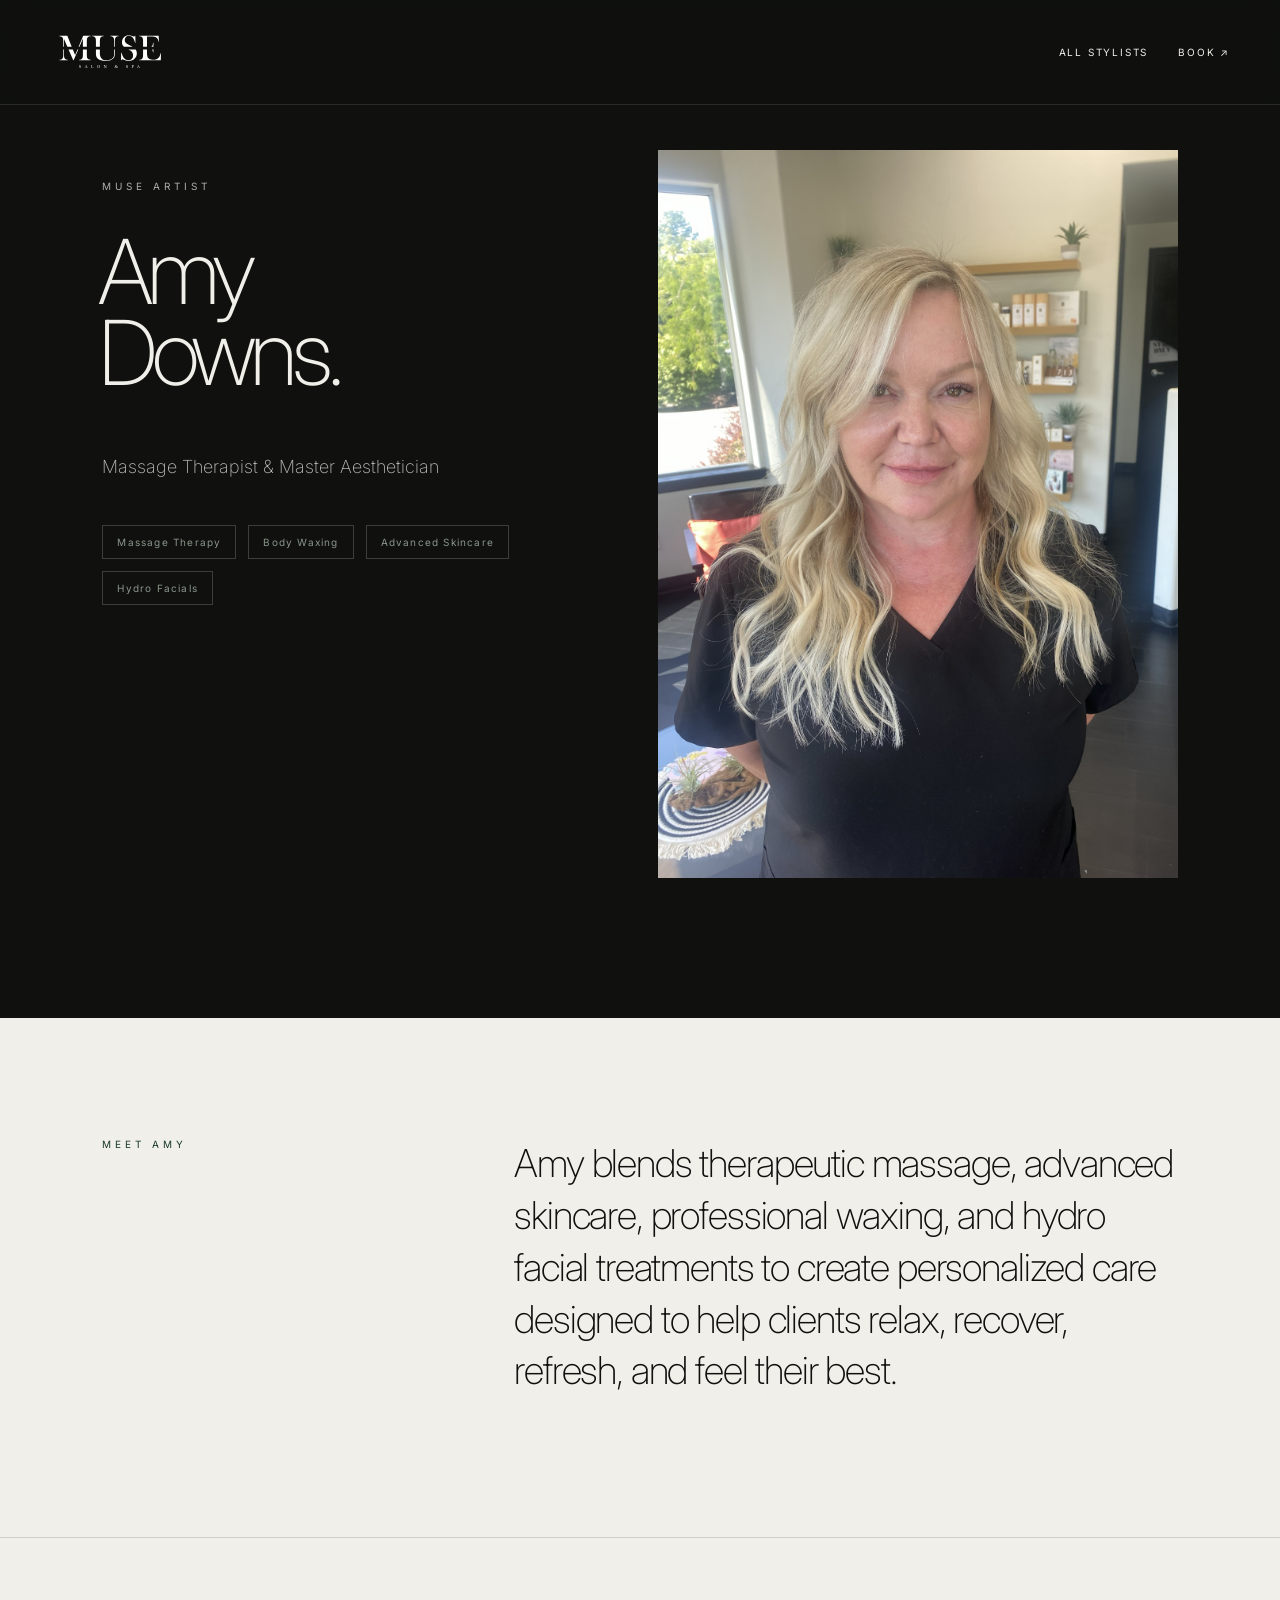
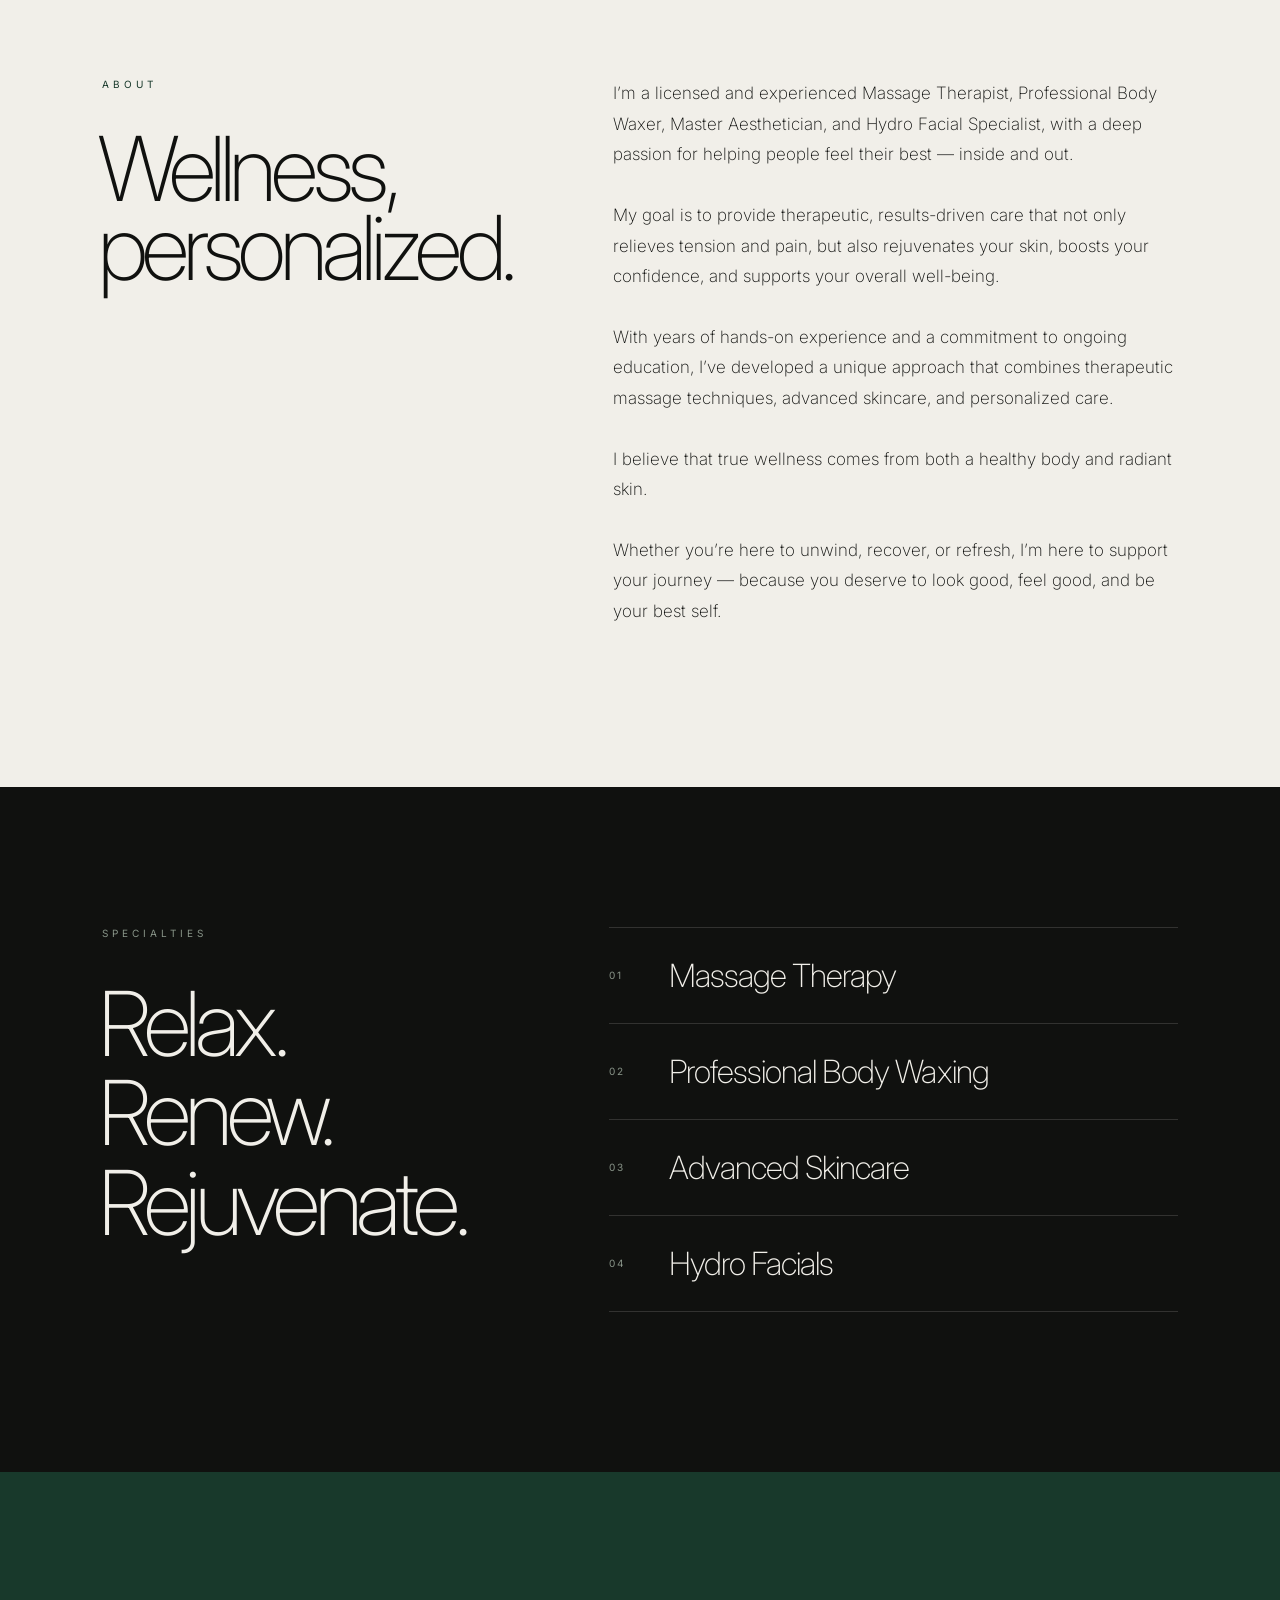
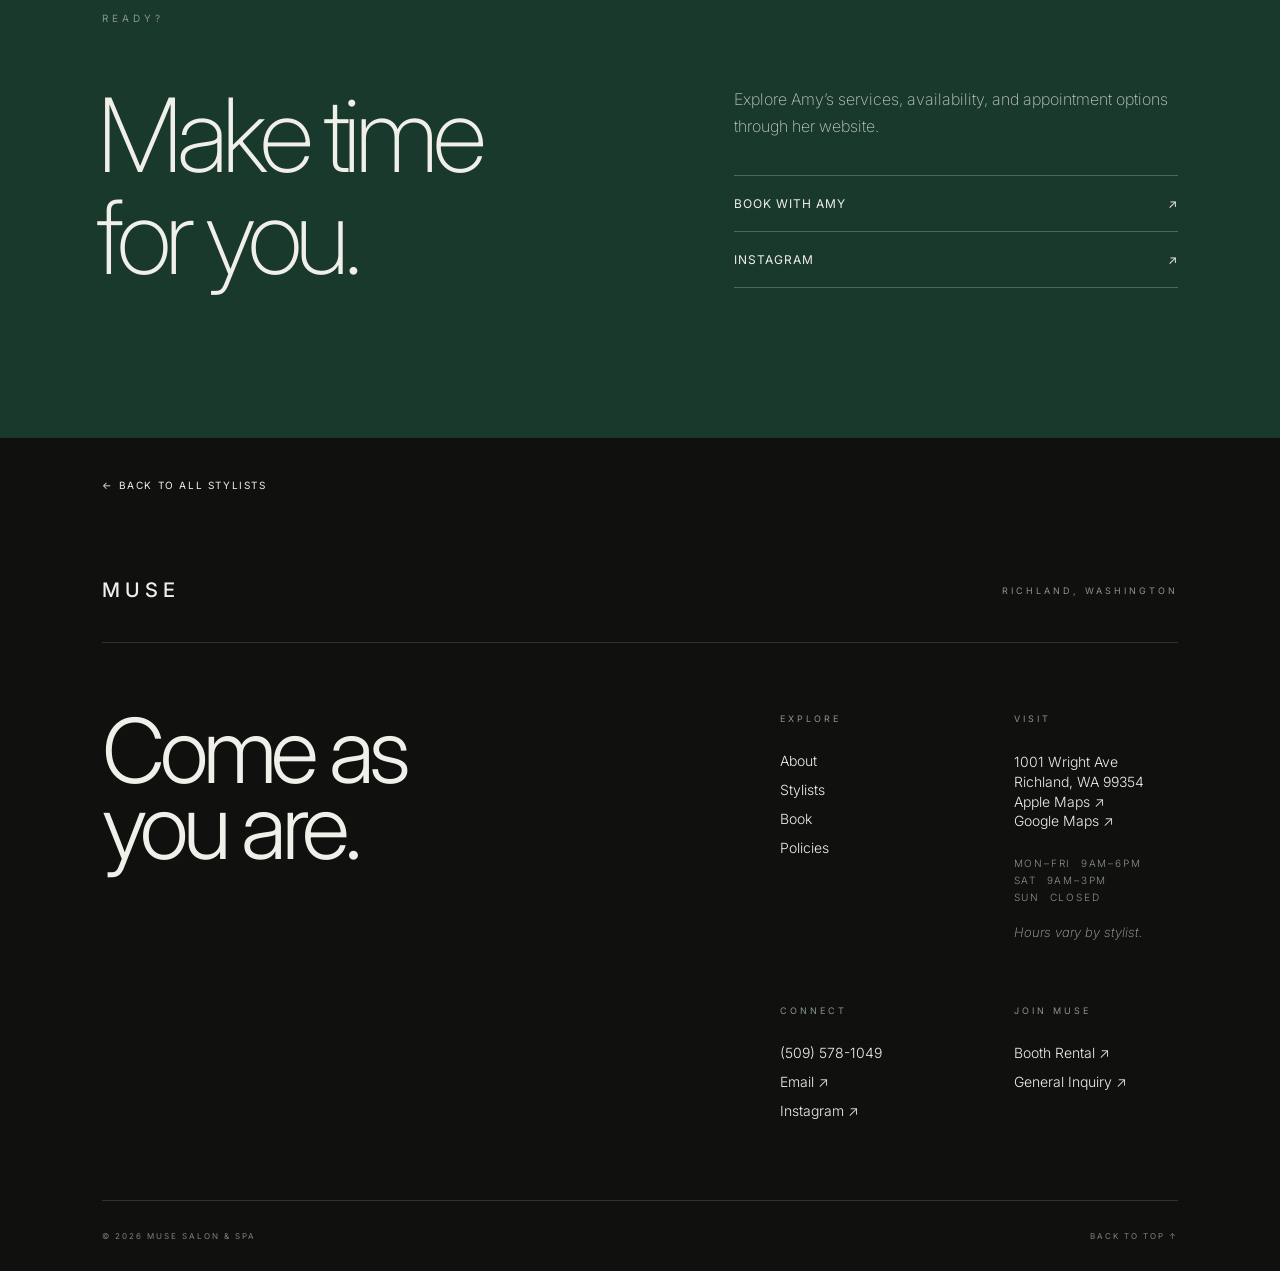
<file: stylists/amy-downs.html>
<!DOCTYPE html>
<html lang="en">

<head>
    <meta charset="UTF-8">

    <meta
        name="viewport"
        content="width=device-width, initial-scale=1.0, viewport-fit=cover"
    >

    <title>Amy Downs | Muse Salon & Spa</title>

    <meta
        name="description"
        content="Meet Amy Downs at Muse Salon & Spa. Amy specializes in massage therapy, professional body waxing, advanced skincare, and hydro facials."
    >

    <link rel="preconnect" href="https://fonts.googleapis.com">
    <link rel="preconnect" href="https://fonts.gstatic.com" crossorigin>

    <link
        href="https://fonts.googleapis.com/css2?family=Inter:wght@200;300;400;500;600&display=swap"
        rel="stylesheet"
    >

    <link rel="stylesheet" href="../style.css/style.css">

</head>


<body class="stylist-page" id="top">


    <!-- NAVIGATION -->

    <nav class="stylist-page-nav">

        <a href="../index.html" class="logo">
            <img
                src="../images/muse-logo-wht.svg"
                alt="Muse Salon & Spa"
            >
        </a>

        <div class="stylist-page-nav-links">

            <a href="../index.html#stylists">
                ALL STYLISTS
            </a>

            <a
                href="https://amydmassagetherapistandbodywaxing.com/"
                target="_blank"
                rel="noopener noreferrer"
                class="stylist-book-nav"
            >
                BOOK &#x2197;&#xFE0E;
            </a>

        </div>

    </nav>


    <main>


        <!-- STYLIST HERO -->

        <section class="stylist-hero">

            <div class="stylist-hero-heading">

                <p class="section-label">
                    MUSE ARTIST
                </p>

                <h1>
                    Amy<br>
                    Downs.
                </h1>

            </div>


            <div class="stylist-hero-details">

                <p class="stylist-title">
                    Massage Therapist &amp; Master Aesthetician
                </p>

                <div class="stylist-profile-specialties">

                    <span>Massage Therapy</span>
                    <span>Body Waxing</span>
                    <span>Advanced Skincare</span>
                    <span>Hydro Facials</span>

                </div>

            </div>


            <div class="stylist-hero-image">

                <img
                src="/images/amy-headshot.png"
                alt="AMY DOWNS"
                >
                

            </div>

        </section>


        <!-- INTRO -->

        <section class="stylist-intro">

            <p class="section-label">
                MEET AMY
            </p>

            <p class="stylist-intro-text">
                Amy blends therapeutic massage, advanced skincare,
                professional waxing, and hydro facial treatments to
                create personalized care designed to help clients
                relax, recover, refresh, and feel their best.
            </p>

        </section>


        <!-- FULL BIO -->

        <section class="stylist-bio">

            <div class="stylist-bio-heading">

                <p class="section-label">
                    ABOUT
                </p>

                <h2>
                    Wellness,<br>
                    personalized.
                </h2>

            </div>


            <div class="stylist-bio-copy">

                <p>
                    I’m a licensed and experienced Massage Therapist,
                    Professional Body Waxer, Master Aesthetician, and
                    Hydro Facial Specialist, with a deep passion for
                    helping people feel their best — inside and out.
                </p>

                <p>
                    My goal is to provide therapeutic, results-driven
                    care that not only relieves tension and pain, but
                    also rejuvenates your skin, boosts your confidence,
                    and supports your overall well-being.
                </p>

                <p>
                    With years of hands-on experience and a commitment
                    to ongoing education, I’ve developed a unique
                    approach that combines therapeutic massage
                    techniques, advanced skincare, and personalized
                    care.
                </p>

                <p>
                    I believe that true wellness comes from both a
                    healthy body and radiant skin.
                </p>

                <p>
                    Whether you’re here to unwind, recover, or refresh,
                    I’m here to support your journey — because you
                    deserve to look good, feel good, and be your best
                    self.
                </p>

            </div>

        </section>


        <!-- SPECIALTIES -->

        <section class="stylist-services">

            <div class="stylist-services-heading">

                <p class="section-label">
                    SPECIALTIES
                </p>

                <h2>
                    Relax.<br>
                    Renew.<br>
                    Rejuvenate.
                </h2>

            </div>


            <div class="stylist-services-list">

                <div class="stylist-service-item">
                    <span>01</span>
                    <p>Massage Therapy</p>
                </div>

                <div class="stylist-service-item">
                    <span>02</span>
                    <p>Professional Body Waxing</p>
                </div>

                <div class="stylist-service-item">
                    <span>03</span>
                    <p>Advanced Skincare</p>
                </div>

                <div class="stylist-service-item">
                    <span>04</span>
                    <p>Hydro Facials</p>
                </div>

            </div>

        </section>


        <!-- BOOKING -->

        <section class="stylist-book">

            <p class="section-label">
                READY?
            </p>

            <div class="stylist-book-content">

                <h2>
                    Make time<br>
                    for you.
                </h2>

                <div class="stylist-book-actions">

                    <p>
                        Explore Amy’s services, availability, and
                        appointment options through her website.
                    </p>

                    <a
                        href="https://amydmassagetherapistandbodywaxing.com/"
                        target="_blank"
                        rel="noopener noreferrer"
                        class="stylist-book-link"
                    >
                        BOOK WITH AMY
                        <span>&#x2197;&#xFE0E;</span>
                    </a>

                    <a
                        href="https://www.instagram.com/amylmt_masteresthetician/"
                        target="_blank"
                        rel="noopener noreferrer"
                        class="stylist-instagram-link"
                    >
                        INSTAGRAM
                        <span>&#x2197;&#xFE0E;</span>
                    </a>

                </div>

            </div>

        </section>


        <!-- BACK TO STYLISTS -->

        <section class="stylist-return">

            <a href="../index.html#stylists">
                ← BACK TO ALL STYLISTS
            </a>

        </section>


    </main>


     <!-- FOOTER -->

    <footer class="footer">

        <div class="footer-top">

            <a href="#top" class="footer-logo">
                MUSE
            </a>

            <p class="footer-location">
                RICHLAND, WASHINGTON
            </p>

        </div>


        <div class="footer-main">

            <h2>
                Come as<br>
                you are.
            </h2>


            <div class="footer-links">


                <div class="footer-nav">

                    <p>EXPLORE</p>

                    <a href="../index.html#about">
                        About
                    </a>

                    <a href="../index.html#stylists">
                        Stylists
                    </a>

                    <a href="../index.html#book">
                        Book
                    </a>

                    <a href="../policies.html">
                        Policies
                    </a>

                </div>


                <div class="footer-visit">

                    <p>VISIT</p>

                    <a  class="footer-address">
                        1001 Wright Ave<br>
                        Richland, WA 99354
                    </a>

                    <a
                        href="https://maps.apple.com/?daddr=1001+Wright+Ave,+Richland,+WA+99354" class="footer-address"
                        target="_blank"
                        rel="noopener noreferrer"
                        >
                            Apple Maps &#x2197;&#xFE0E;
                    </a>

                    <a
                        href="https://www.google.com/maps/dir/?api=1&destination=1001+Wright+Ave,+Richland,+WA+99354" class="footer-address"
                        target="_blank"
                        rel="noopener noreferrer"
                    >
                        Google Maps &#x2197;&#xFE0E;
                    </a>

                    <p class="footer-hours">
                        MON–FRI&nbsp;&nbsp;9AM–6PM<br>
                        SAT&nbsp;&nbsp;9AM–3PM<br>
                        SUN&nbsp;&nbsp;CLOSED
                    </p>

                    <span class="footer-note">
                        Hours vary by stylist.
                    </span>

                </div>


                <div class="footer-connect">

                    <p>CONNECT</p>

                    <a href="tel:+15095781049">
                        (509) 578-1049
                    </a>

                    <a href="mailto:musesalonandspa.tc@gmail.com">
                        Email &#x2197;&#xFE0E;
                    </a>

                    <a href="https://www.instagram.com/musesalonandspa/?hl=en">
                        Instagram &#x2197;&#xFE0E;
                    </a>

                </div>


                <div class="footer-join">

                    <p>JOIN MUSE</p>

                    <a href="mailto:musesalonandspa.tc@gmail.com">
                        Booth Rental &#x2197;&#xFE0E;
                    </a>

                    <a href="mailto:musesalonandspa.tc@gmail.com">
                        General Inquiry &#x2197;&#xFE0E;
                    </a>

                </div>

            </div>

        </div>


        <div class="footer-bottom">

            <p>
                © 2026 MUSE SALON &amp; SPA
            </p>

            <a href="#top">
                BACK TO TOP ↑
            </a>

        </div>

    </footer>


</body>

</html>
</file>
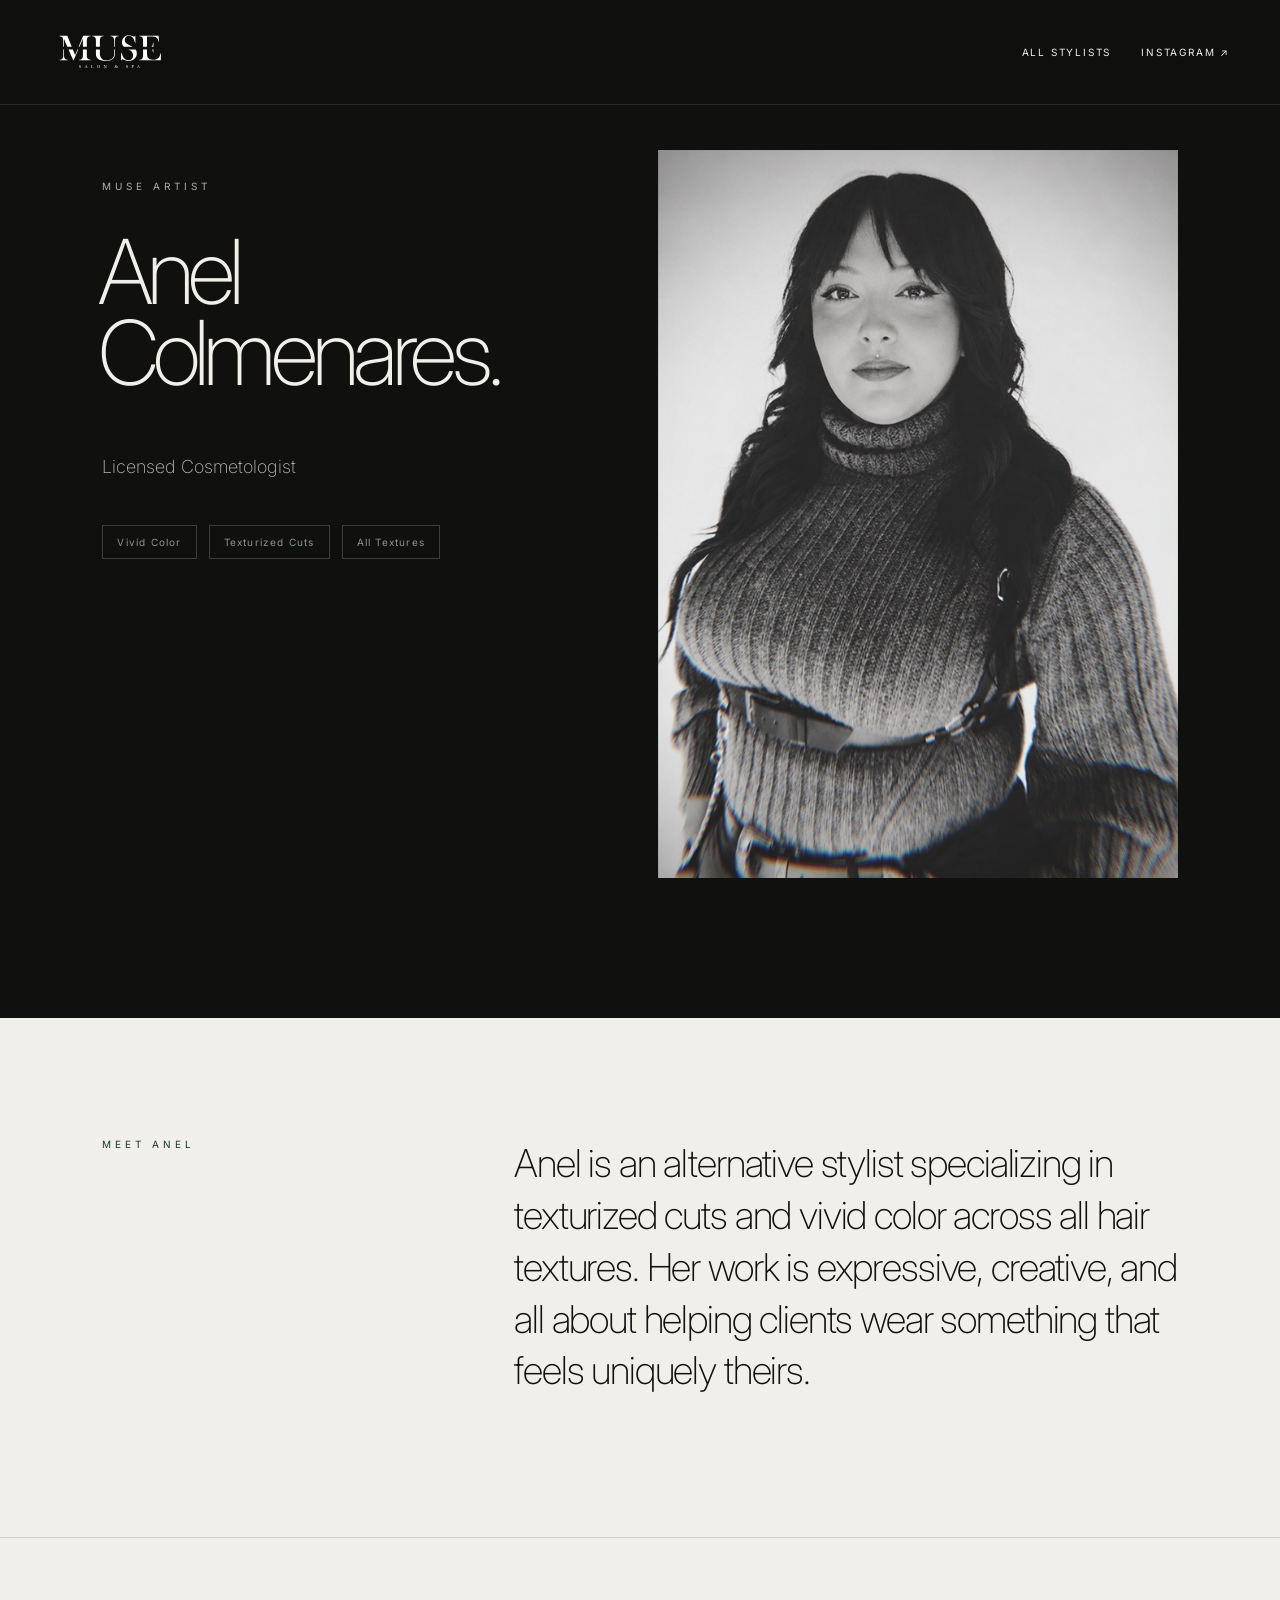
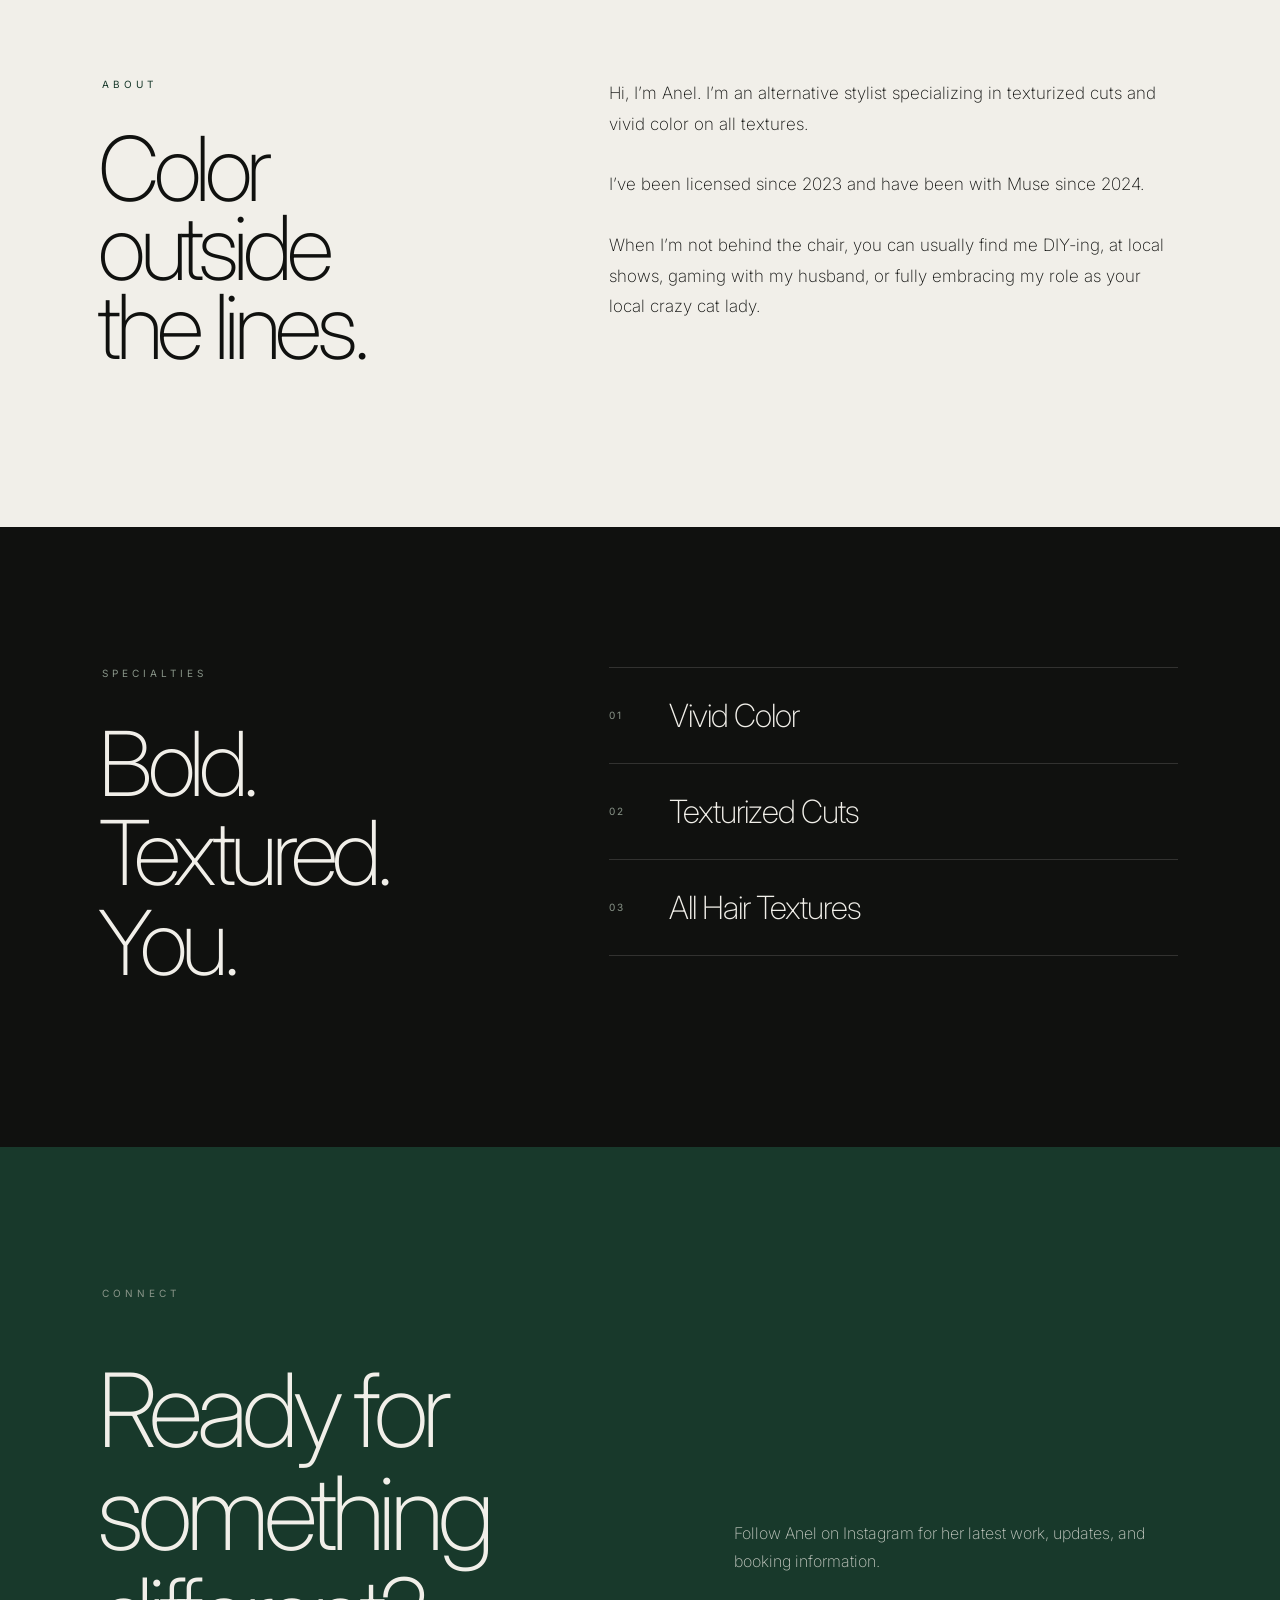
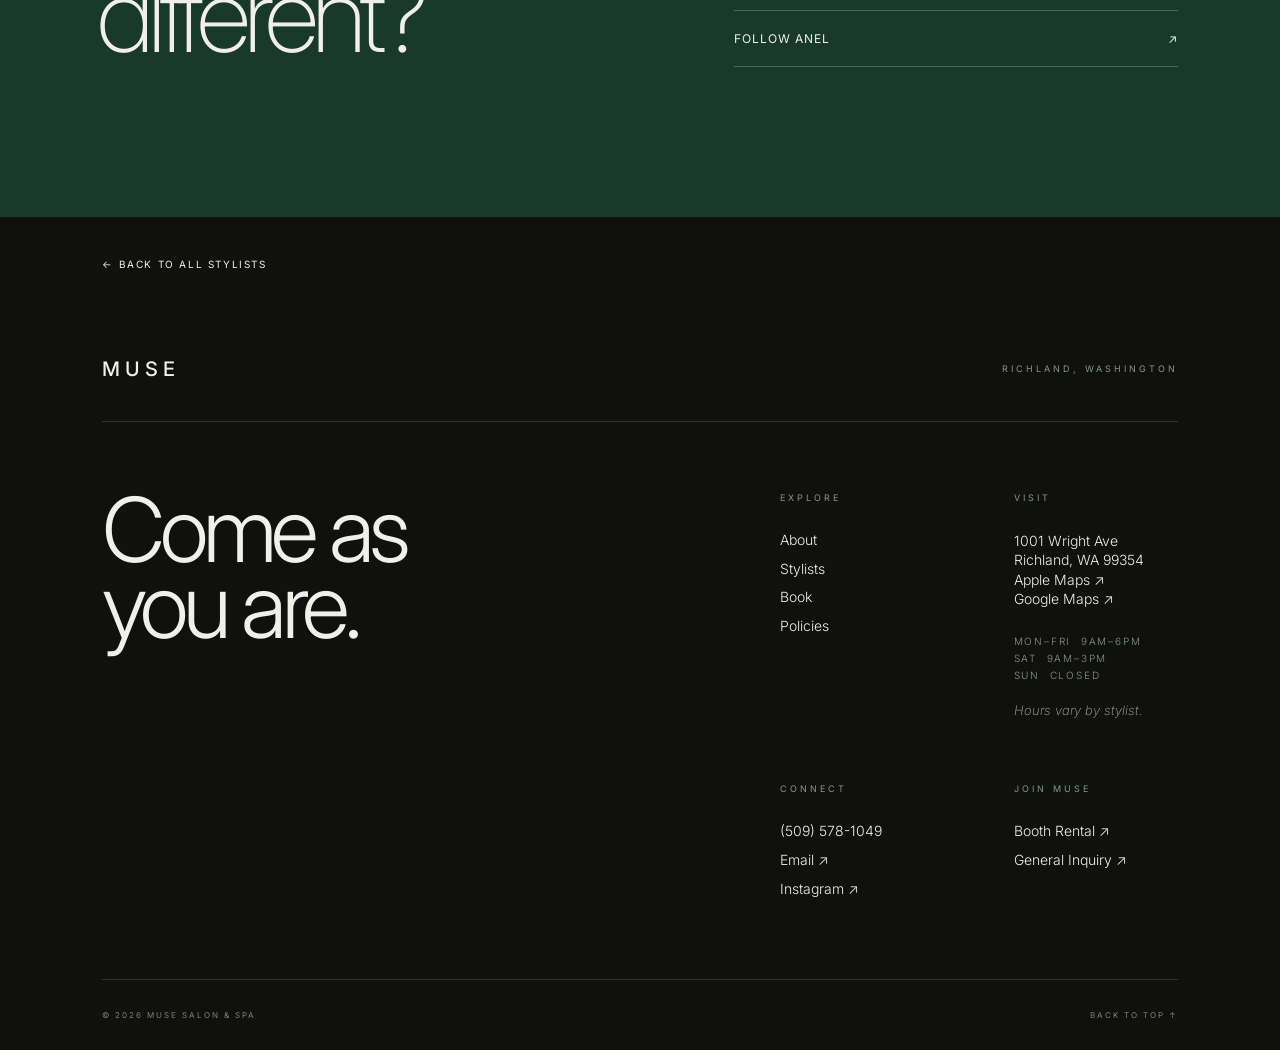
<file: stylists/anel-colmenares.html>
<!DOCTYPE html>
<html lang="en">

<head>
    <meta charset="UTF-8">

    <meta
        name="viewport"
        content="width=device-width, initial-scale=1.0, viewport-fit=cover"
    >

    <title>Anel Colmenares | Muse Salon & Spa</title>

    <meta
        name="description"
        content="Meet Anel Colmenares at Muse Salon & Spa. Anel is an alternative stylist specializing in texturized cuts and vivid color on all hair textures."
    >

    <link rel="preconnect" href="https://fonts.googleapis.com">
    <link rel="preconnect" href="https://fonts.gstatic.com" crossorigin>

    <link
        href="https://fonts.googleapis.com/css2?family=Inter:wght@200;300;400;500;600&display=swap"
        rel="stylesheet"
    >

    <link rel="stylesheet" href="../style.css/style.css">

</head>


<body class="stylist-page" id="top">


    <!-- NAVIGATION -->

    <nav class="stylist-page-nav">

        <a href="../index.html" class="logo">
            <img
                src="../images/muse-logo-wht.svg"
                alt="Muse Salon & Spa"
            >
        </a>

        <div class="stylist-page-nav-links">

            <a href="../index.html#stylists">
                ALL STYLISTS
            </a>

            <a
                href="https://www.instagram.com/vanitasaltered/"
                target="_blank"
                rel="noopener noreferrer"
                class="stylist-book-nav"
            >
                INSTAGRAM &#x2197;&#xFE0E;
            </a>

        </div>

    </nav>


    <main>


        <!-- STYLIST HERO -->

        <section class="stylist-hero">

            <div class="stylist-hero-heading">

                <p class="section-label">
                    MUSE ARTIST
                </p>

                <h1>
                    Anel<br>
                    Colmenares.
                </h1>

            </div>


            <div class="stylist-hero-details">

                <p class="stylist-title">
                    Licensed Cosmetologist
                </p>

                <div class="stylist-profile-specialties">

                    <span>Vivid Color</span>
                    <span>Texturized Cuts</span>
                    <span>All Textures</span>

                </div>

            </div>


            <div class="stylist-hero-image">

                <img
                src="/images/anel-headshot.png"
                alt="ANEL COLMENARES">

            </div>

        </section>


        <!-- INTRO -->

        <section class="stylist-intro">

            <p class="section-label">
                MEET ANEL
            </p>

            <p class="stylist-intro-text">
                Anel is an alternative stylist specializing in
                texturized cuts and vivid color across all hair
                textures. Her work is expressive, creative, and
                all about helping clients wear something that
                feels uniquely theirs.
            </p>

        </section>


        <!-- FULL BIO -->

        <section class="stylist-bio">

            <div class="stylist-bio-heading">

                <p class="section-label">
                    ABOUT
                </p>

                <h2>
                    Color outside<br>
                    the lines.
                </h2>

            </div>


            <div class="stylist-bio-copy">

                <p>
                    Hi, I’m Anel. I’m an alternative stylist
                    specializing in texturized cuts and vivid
                    color on all textures.
                </p>

                <p>
                    I’ve been licensed since 2023 and have been
                    with Muse since 2024.
                </p>

                <p>
                    When I’m not behind the chair, you can usually
                    find me DIY-ing, at local shows, gaming with my
                    husband, or fully embracing my role as your
                    local crazy cat lady.
                </p>

            </div>

        </section>


        <!-- SPECIALTIES -->

        <section class="stylist-services">

            <div class="stylist-services-heading">

                <p class="section-label">
                    SPECIALTIES
                </p>

                <h2>
                    Bold.<br>
                    Textured.<br>
                    You.
                </h2>

            </div>


            <div class="stylist-services-list">

                <div class="stylist-service-item">
                    <span>01</span>
                    <p>Vivid Color</p>
                </div>

                <div class="stylist-service-item">
                    <span>02</span>
                    <p>Texturized Cuts</p>
                </div>

                <div class="stylist-service-item">
                    <span>03</span>
                    <p>All Hair Textures</p>
                </div>

            </div>

        </section>


        <!-- CONNECT -->

        <section class="stylist-book">

            <p class="section-label">
                CONNECT
            </p>

            <div class="stylist-book-content">

                <h2>
                    Ready for<br>
                    something different?
                </h2>

                <div class="stylist-book-actions">

                    <p>
                        Follow Anel on Instagram for her latest
                        work, updates, and booking information.
                    </p>

                    <a
                        href="https://www.instagram.com/vanitasaltered/"
                        target="_blank"
                        rel="noopener noreferrer"
                        class="stylist-instagram-link"
                    >
                        FOLLOW ANEL
                        <span>&#x2197;&#xFE0E;</span>
                    </a>

                </div>

            </div>

        </section>


        <!-- BACK TO STYLISTS -->

        <section class="stylist-return">

            <a href="../index.html#stylists">
                ← BACK TO ALL STYLISTS
            </a>

        </section>


    </main>


     <!-- FOOTER -->

    <footer class="footer">

        <div class="footer-top">

            <a href="#top" class="footer-logo">
                MUSE
            </a>

            <p class="footer-location">
                RICHLAND, WASHINGTON
            </p>

        </div>


        <div class="footer-main">

            <h2>
                Come as<br>
                you are.
            </h2>


            <div class="footer-links">


                <div class="footer-nav">

                    <p>EXPLORE</p>

                    <a href="../index.html#about">
                        About
                    </a>

                    <a href="../index.html#stylists">
                        Stylists
                    </a>

                    <a href="../index.html#book">
                        Book
                    </a>

                    <a href="../policies.html">
                        Policies
                    </a>

                </div>


                <div class="footer-visit">

                    <p>VISIT</p>

                    <a  class="footer-address">
                        1001 Wright Ave<br>
                        Richland, WA 99354
                    </a>

                    <a
                        href="https://maps.apple.com/?daddr=1001+Wright+Ave,+Richland,+WA+99354" class="footer-address"
                        target="_blank"
                        rel="noopener noreferrer"
                        >
                            Apple Maps &#x2197;&#xFE0E;
                    </a>

                    <a
                        href="https://www.google.com/maps/dir/?api=1&destination=1001+Wright+Ave,+Richland,+WA+99354" class="footer-address"
                        target="_blank"
                        rel="noopener noreferrer"
                    >
                        Google Maps &#x2197;&#xFE0E;
                    </a>

                    <p class="footer-hours">
                        MON–FRI&nbsp;&nbsp;9AM–6PM<br>
                        SAT&nbsp;&nbsp;9AM–3PM<br>
                        SUN&nbsp;&nbsp;CLOSED
                    </p>

                    <span class="footer-note">
                        Hours vary by stylist.
                    </span>

                </div>


                <div class="footer-connect">

                    <p>CONNECT</p>

                    <a href="tel:+15095781049">
                        (509) 578-1049
                    </a>

                    <a href="mailto:musesalonandspa.tc@gmail.com">
                        Email &#x2197;&#xFE0E;
                    </a>

                    <a href="https://www.instagram.com/musesalonandspa/?hl=en">
                        Instagram &#x2197;&#xFE0E;
                    </a>

                </div>


                <div class="footer-join">

                    <p>JOIN MUSE</p>

                    <a href="mailto:musesalonandspa.tc@gmail.com">
                        Booth Rental &#x2197;&#xFE0E;
                    </a>

                    <a href="mailto:musesalonandspa.tc@gmail.com">
                        General Inquiry &#x2197;&#xFE0E;
                    </a>

                </div>

            </div>

        </div>


        <div class="footer-bottom">

            <p>
                © 2026 MUSE SALON &amp; SPA
            </p>

            <a href="#top">
                BACK TO TOP ↑
            </a>

        </div>

    </footer>


</body>

</html>
</file>
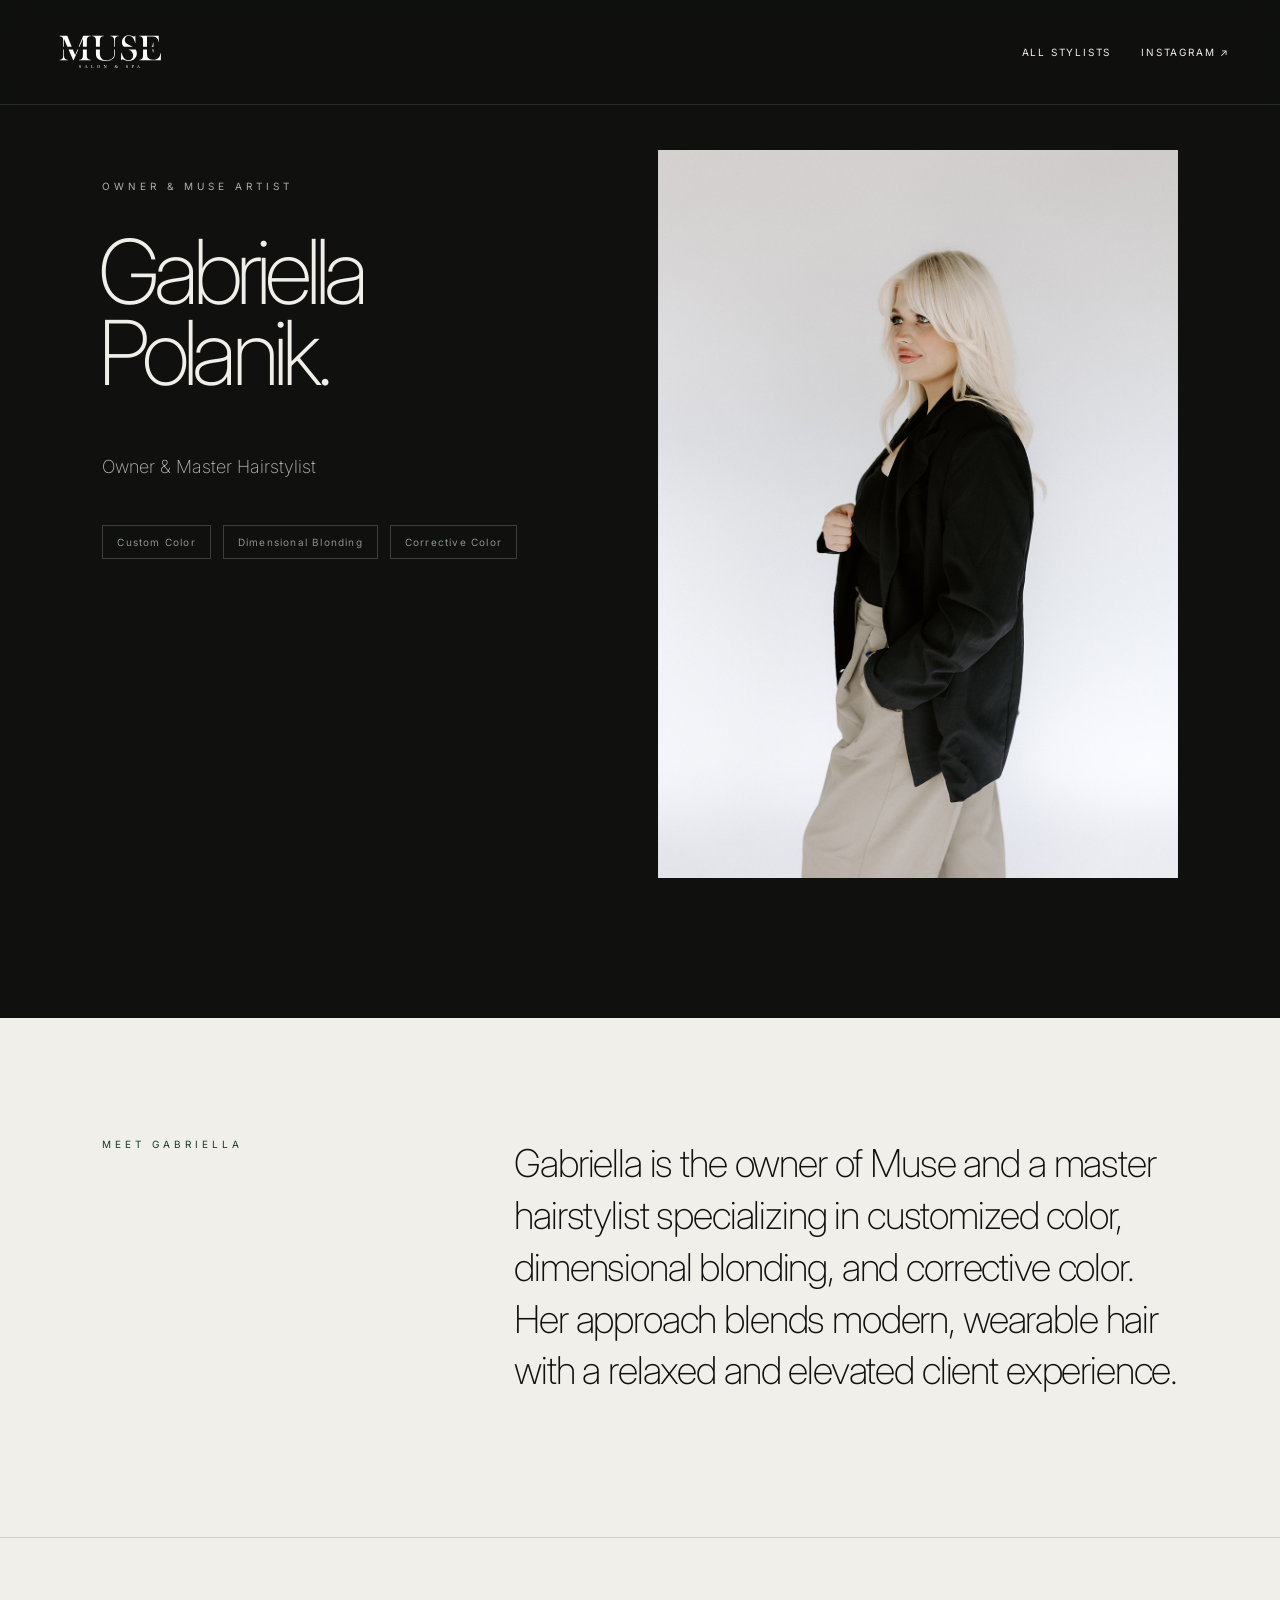
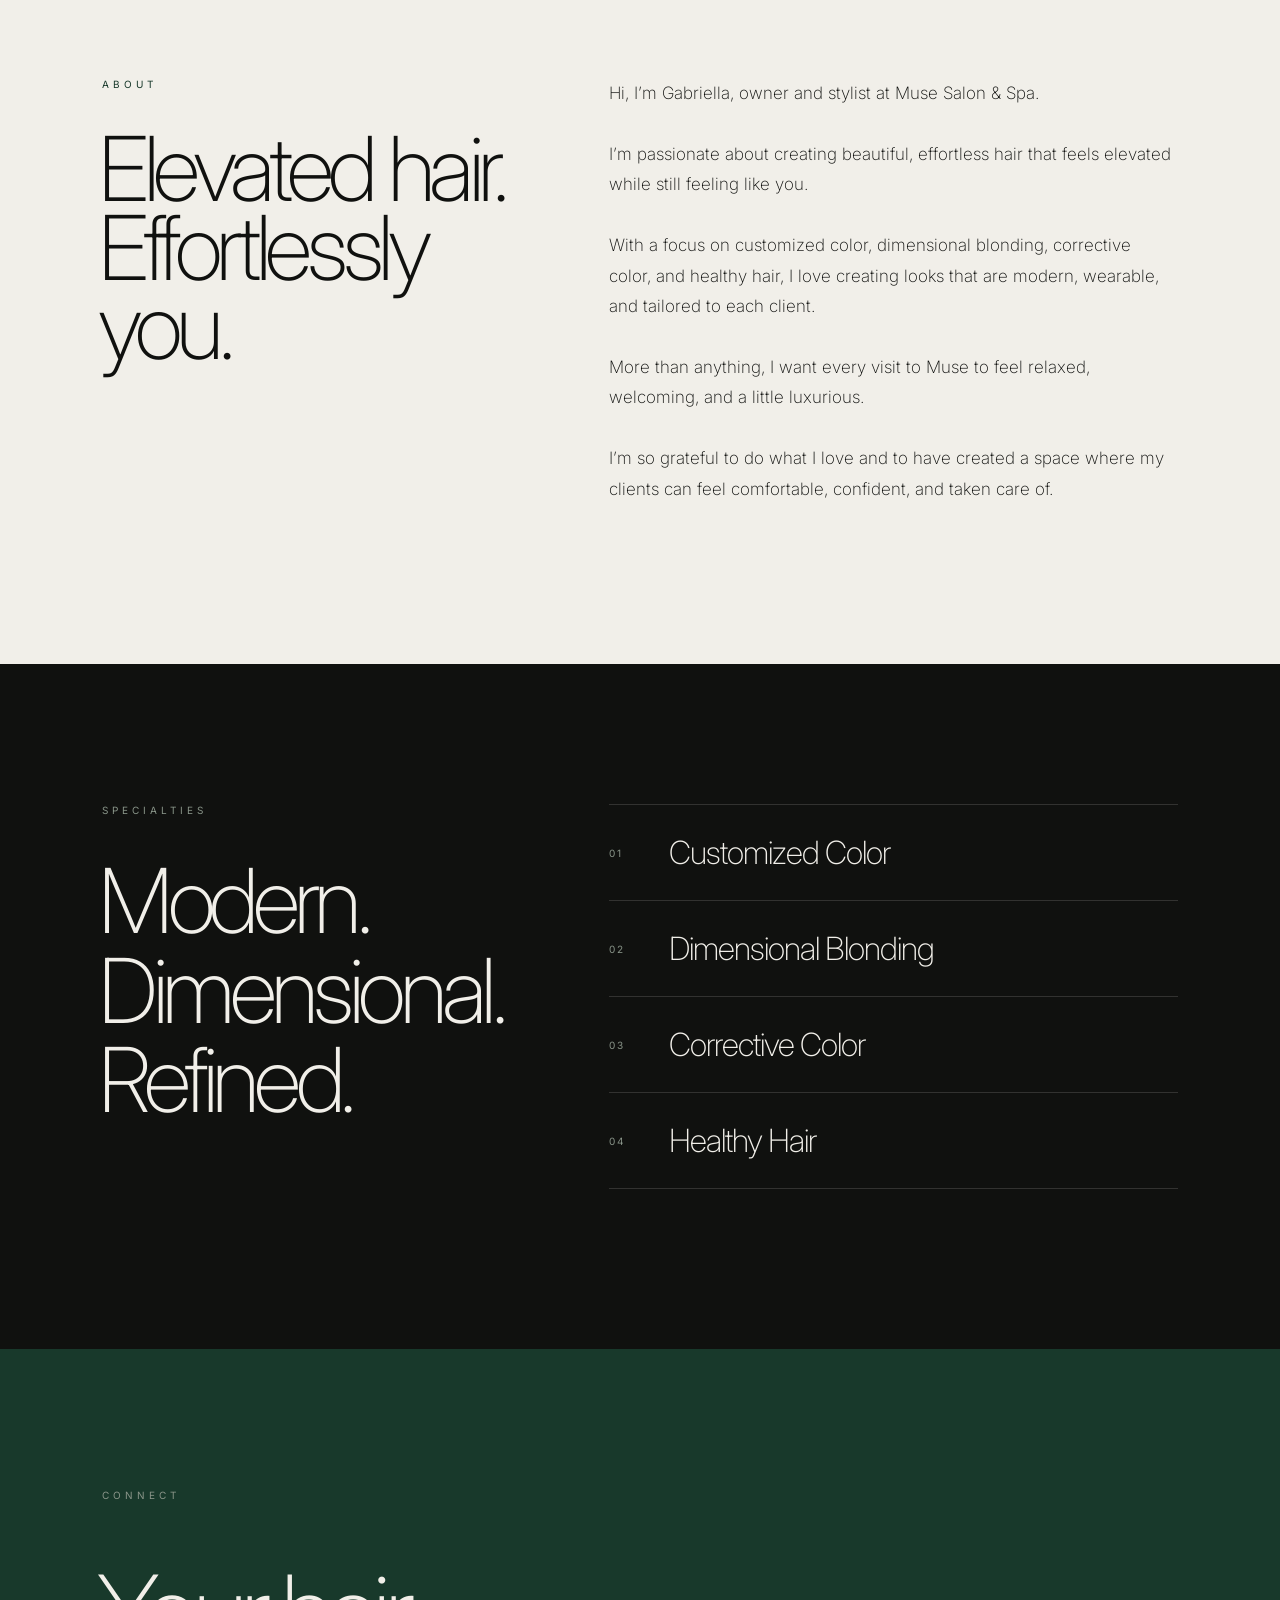
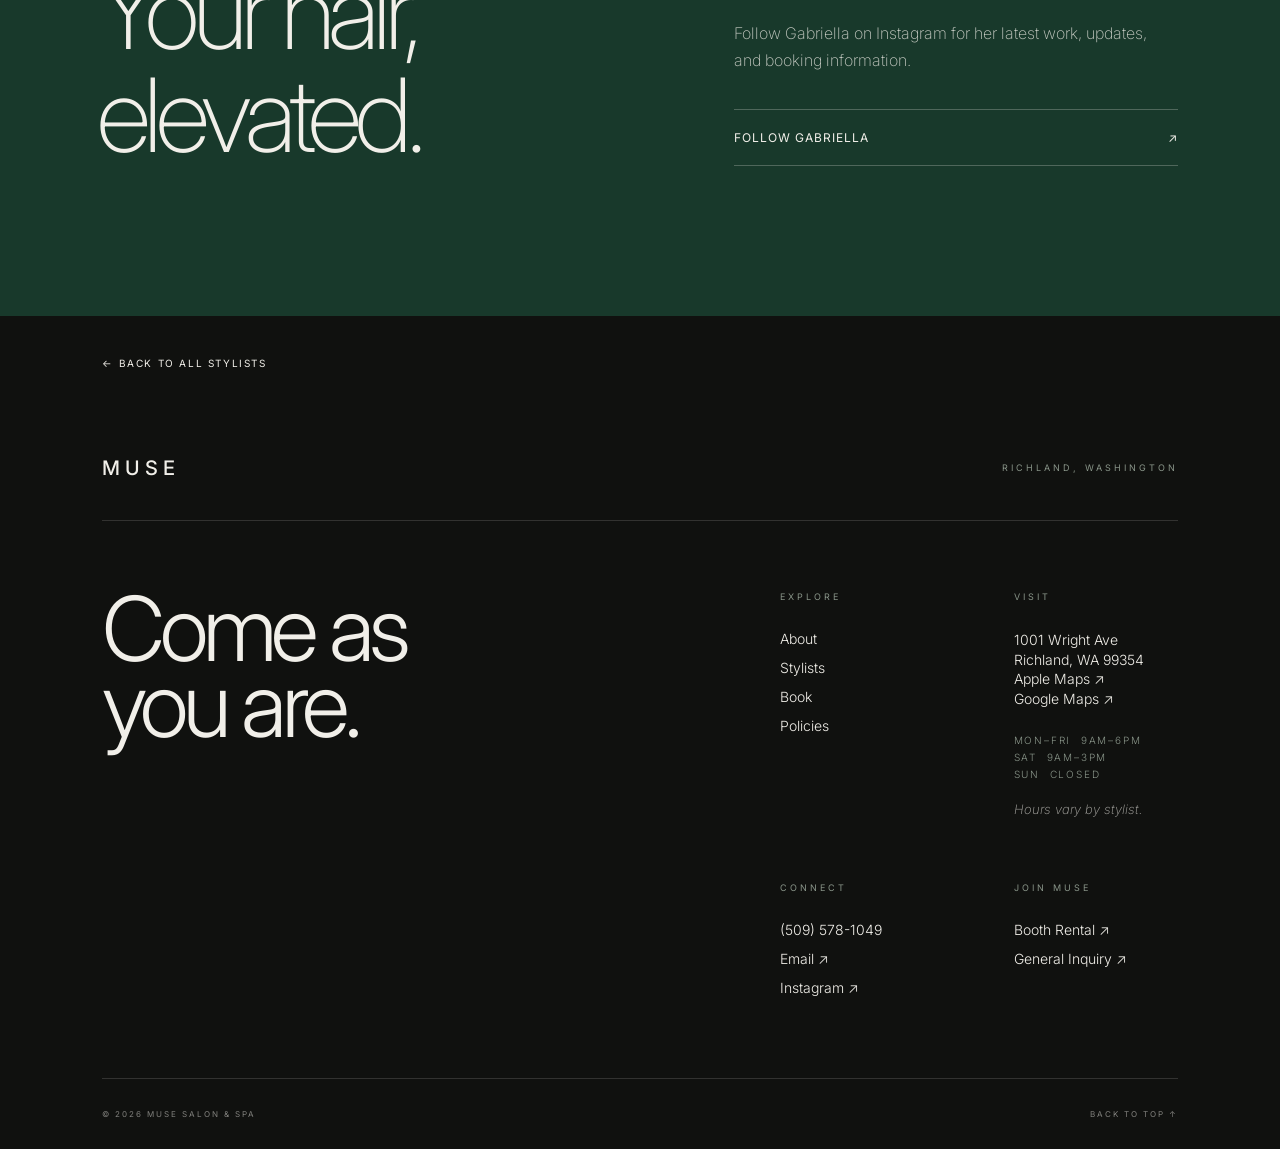
<file: stylists/gabriella-p.html>
<!DOCTYPE html>
<html lang="en">

<head>
    <meta charset="UTF-8">

    <meta
        name="viewport"
        content="width=device-width, initial-scale=1.0, viewport-fit=cover"
    >

    <title>Gabriella Polanik | Muse Salon & Spa</title>

    <meta
        name="description"
        content="Meet Gabriella Polanik, owner and master hairstylist at Muse Salon & Spa. Gabriella specializes in customized color, dimensional blonding, corrective color, and healthy hair."
    >

    <link rel="preconnect" href="https://fonts.googleapis.com">
    <link rel="preconnect" href="https://fonts.gstatic.com" crossorigin>

    <link
        href="https://fonts.googleapis.com/css2?family=Inter:wght@200;300;400;500;600&display=swap"
        rel="stylesheet"
    >

    <link rel="stylesheet" href="../style.css/style.css">

</head>


<body class="stylist-page gabriella-page" id="top">


    <!-- NAVIGATION -->

    <nav class="stylist-page-nav">

        <a href="../index.html" class="logo">
            <img
                src="../images/muse-logo-wht.svg"
                alt="Muse Salon & Spa"
            >
        </a>

        <div class="stylist-page-nav-links">

            <a href="../index.html#stylists">
                ALL STYLISTS
            </a>

            <a
                href="https://www.instagram.com/glamourbygabby/"
                target="_blank"
                rel="noopener noreferrer"
                class="stylist-book-nav"
            >
                INSTAGRAM &#x2197;&#xFE0E;
            </a>

        </div>

    </nav>


    <main>


        <!-- STYLIST HERO -->

        <section class="stylist-hero">

            <div class="stylist-hero-heading">

                <p class="section-label">
                    OWNER &amp; MUSE ARTIST
                </p>

                <h1>
                    Gabriella<br>
                    Polanik.
                </h1>

            </div>


            <div class="stylist-hero-details">

                <p class="stylist-title">
                    Owner &amp; Master Hairstylist
                </p>

                <div class="stylist-profile-specialties">

                    <span>Custom Color</span>
                    <span>Dimensional Blonding</span>
                    <span>Corrective Color</span>

                </div>

            </div>


            <div class="stylist-hero-image">

                <img
                    src="../images/gabby-headshot.png"
                    alt="Gabriella Polanik"
                >

            </div>

        </section>


        <!-- INTRO -->

        <section class="stylist-intro">

            <p class="section-label">
                MEET GABRIELLA
            </p>

            <p class="stylist-intro-text">
                Gabriella is the owner of Muse and a master hairstylist
                specializing in customized color, dimensional blonding,
                and corrective color. Her approach blends modern,
                wearable hair with a relaxed and elevated client
                experience.
            </p>

        </section>


        <!-- FULL BIO -->

        <section class="stylist-bio">

            <div class="stylist-bio-heading">

                <p class="section-label">
                    ABOUT
                </p>

                <h2>
                    Elevated hair.<br>
                    Effortlessly you.
                </h2>

            </div>


            <div class="stylist-bio-copy">

                <p>
                    Hi, I’m Gabriella, owner and stylist at
                    Muse Salon &amp; Spa.
                </p>

                <p>
                    I’m passionate about creating beautiful,
                    effortless hair that feels elevated while still
                    feeling like you.
                </p>

                <p>
                    With a focus on customized color, dimensional
                    blonding, corrective color, and healthy hair,
                    I love creating looks that are modern, wearable,
                    and tailored to each client.
                </p>

                <p>
                    More than anything, I want every visit to Muse
                    to feel relaxed, welcoming, and a little luxurious.
                </p>

                <p>
                    I’m so grateful to do what I love and to have
                    created a space where my clients can feel
                    comfortable, confident, and taken care of.
                </p>

            </div>

        </section>


        <!-- SPECIALTIES -->

        <section class="stylist-services">

            <div class="stylist-services-heading">

                <p class="section-label">
                    SPECIALTIES
                </p>

                <h2>
                    Modern.<br>
                    Dimensional.<br>
                    Refined.
                </h2>

            </div>


            <div class="stylist-services-list">

                <div class="stylist-service-item">
                    <span>01</span>
                    <p>Customized Color</p>
                </div>

                <div class="stylist-service-item">
                    <span>02</span>
                    <p>Dimensional Blonding</p>
                </div>

                <div class="stylist-service-item">
                    <span>03</span>
                    <p>Corrective Color</p>
                </div>

                <div class="stylist-service-item">
                    <span>04</span>
                    <p>Healthy Hair</p>
                </div>

            </div>

        </section>


        <!-- CONNECT -->

        <section class="stylist-book">

            <p class="section-label">
                CONNECT
            </p>

            <div class="stylist-book-content">

                <h2>
                    Your hair,<br>
                    elevated.
                </h2>

                <div class="stylist-book-actions">

                    <p>
                        Follow Gabriella on Instagram for her latest
                        work, updates, and booking information.
                    </p>

                    <a
                        href="https://www.instagram.com/glamourbygabby/"
                        target="_blank"
                        rel="noopener noreferrer"
                        class="stylist-instagram-link"
                    >
                        FOLLOW GABRIELLA
                        <span>&#x2197;&#xFE0E;</span>
                    </a>

                </div>

            </div>

        </section>


        <!-- BACK TO STYLISTS -->

        <section class="stylist-return">

            <a href="../index.html#stylists">
                ← BACK TO ALL STYLISTS
            </a>

        </section>


    </main>


    <!-- FOOTER -->

    <footer class="footer">

        <div class="footer-top">

            <a href="#top" class="footer-logo">
                MUSE
            </a>

            <p class="footer-location">
                RICHLAND, WASHINGTON
            </p>

        </div>


        <div class="footer-main">

            <h2>
                Come as<br>
                you are.
            </h2>


            <div class="footer-links">


                <div class="footer-nav">

                    <p>EXPLORE</p>

                    <a href="../index.html#about">
                        About
                    </a>

                    <a href="../index.html#stylists">
                        Stylists
                    </a>

                    <a href="../index.html#book">
                        Book
                    </a>

                    <a href="../policies.html">
                        Policies
                    </a>

                </div>


                <div class="footer-visit">

                    <p>VISIT</p>

                    <a  class="footer-address">
                        1001 Wright Ave<br>
                        Richland, WA 99354
                    </a>

                    <a
                        href="https://maps.apple.com/?daddr=1001+Wright+Ave,+Richland,+WA+99354" class="footer-address"
                        target="_blank"
                        rel="noopener noreferrer"
                        >
                            Apple Maps &#x2197;&#xFE0E;
                    </a>

                    <a
                        href="https://www.google.com/maps/dir/?api=1&destination=1001+Wright+Ave,+Richland,+WA+99354" class="footer-address"
                        target="_blank"
                        rel="noopener noreferrer"
                    >
                        Google Maps &#x2197;&#xFE0E;
                    </a>

                    <p class="footer-hours">
                        MON–FRI&nbsp;&nbsp;9AM–6PM<br>
                        SAT&nbsp;&nbsp;9AM–3PM<br>
                        SUN&nbsp;&nbsp;CLOSED
                    </p>

                    <span class="footer-note">
                        Hours vary by stylist.
                    </span>

                </div>


                <div class="footer-connect">

                    <p>CONNECT</p>

                    <a href="tel:+15095781049">
                        (509) 578-1049
                    </a>

                    <a href="mailto:musesalonandspa.tc@gmail.com">
                        Email &#x2197;&#xFE0E;
                    </a>

                    <a href="https://www.instagram.com/musesalonandspa/?hl=en">
                        Instagram &#x2197;&#xFE0E;
                    </a>

                </div>


                <div class="footer-join">

                    <p>JOIN MUSE</p>

                    <a href="mailto:musesalonandspa.tc@gmail.com">
                        Booth Rental &#x2197;&#xFE0E;
                    </a>

                    <a href="mailto:musesalonandspa.tc@gmail.com">
                        General Inquiry &#x2197;&#xFE0E;
                    </a>

                </div>

            </div>

        </div>


        <div class="footer-bottom">

            <p>
                © 2026 MUSE SALON &amp; SPA
            </p>

            <a href="#top">
                BACK TO TOP ↑
            </a>

        </div>

    </footer>


</body>

</html>
</file>
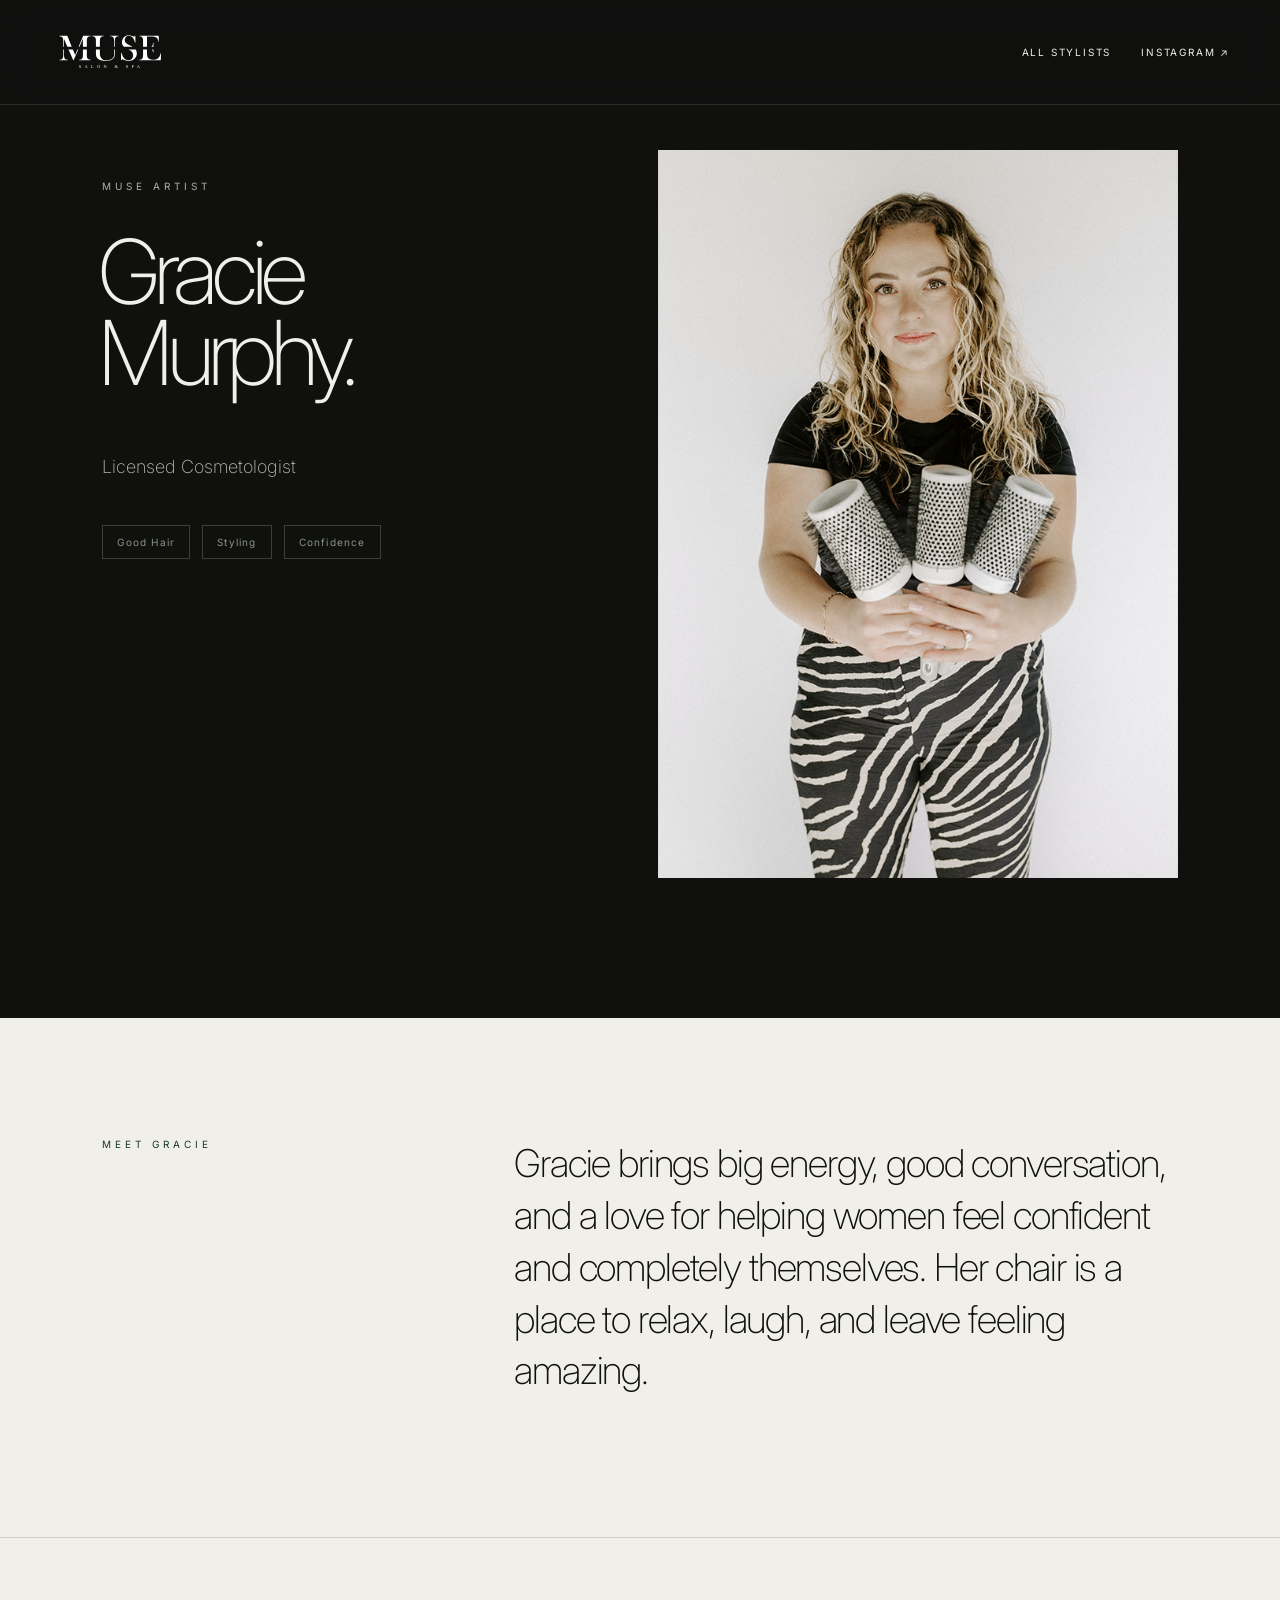
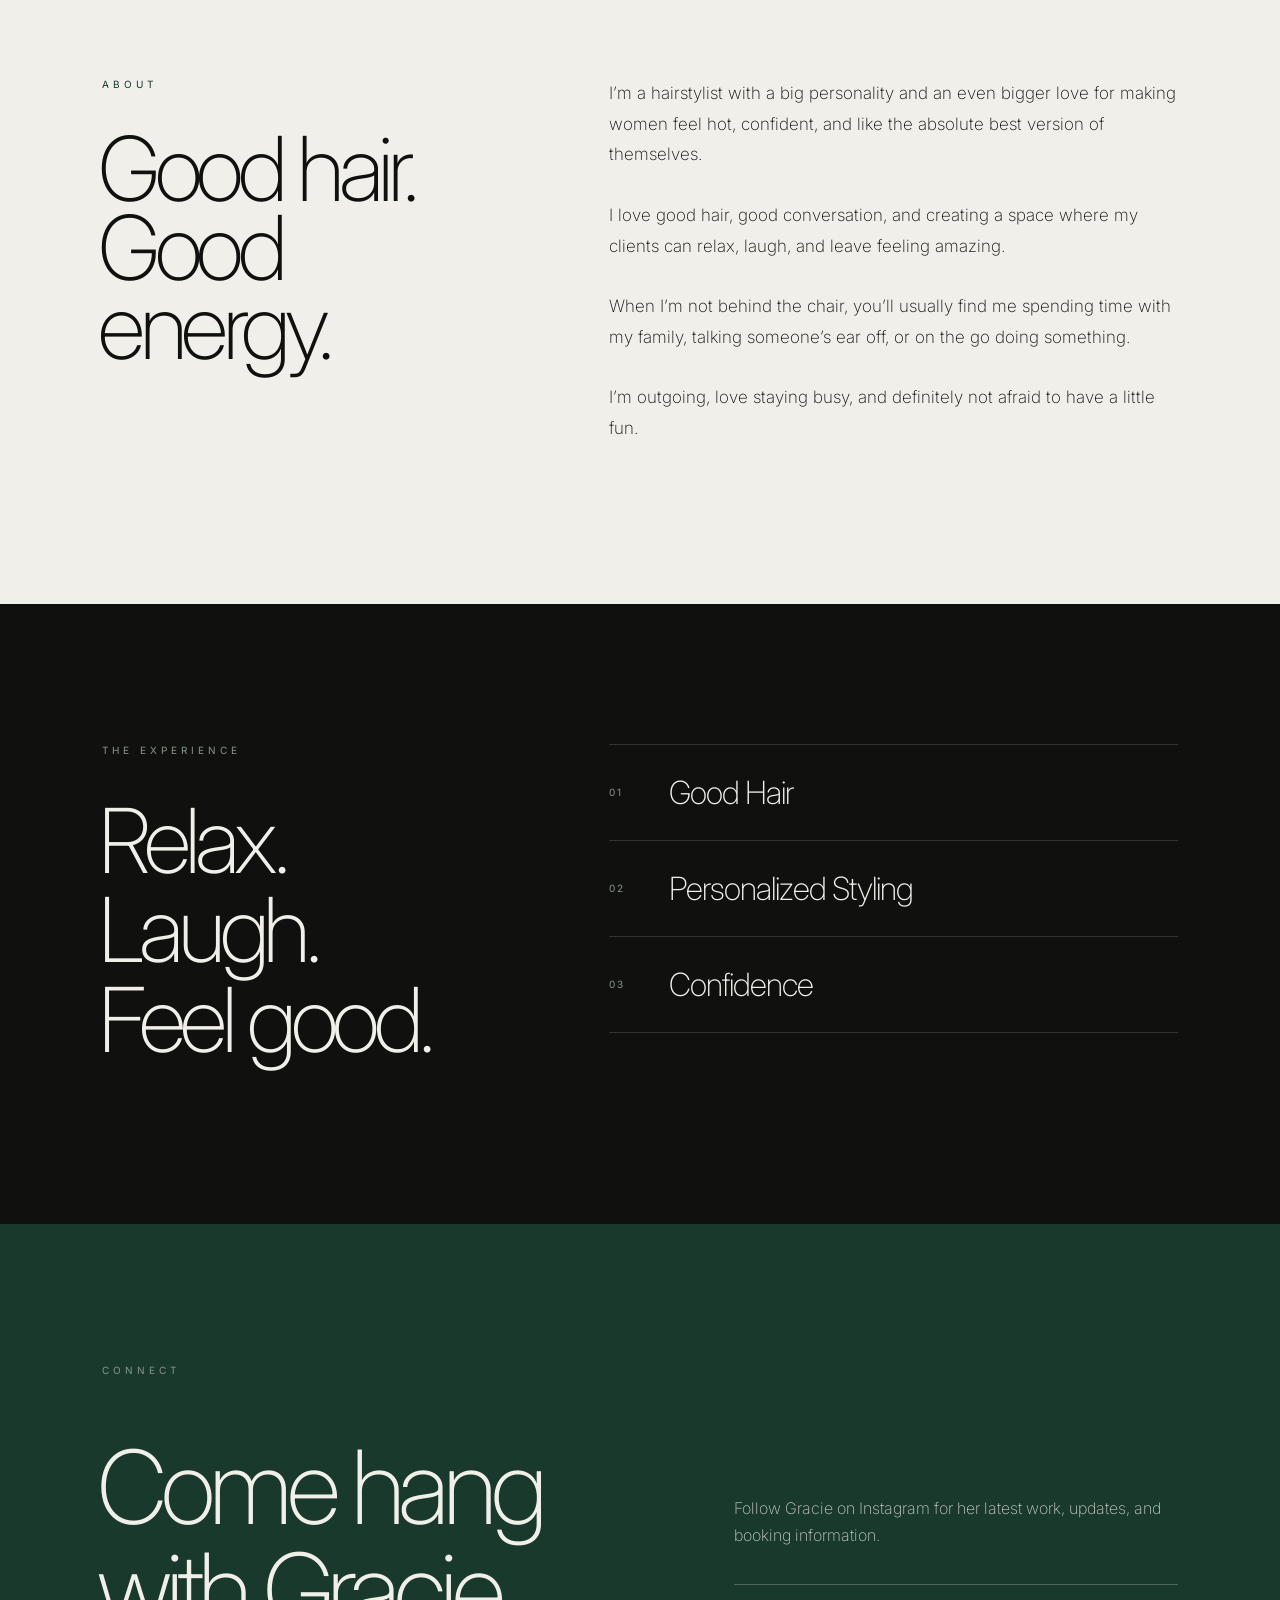
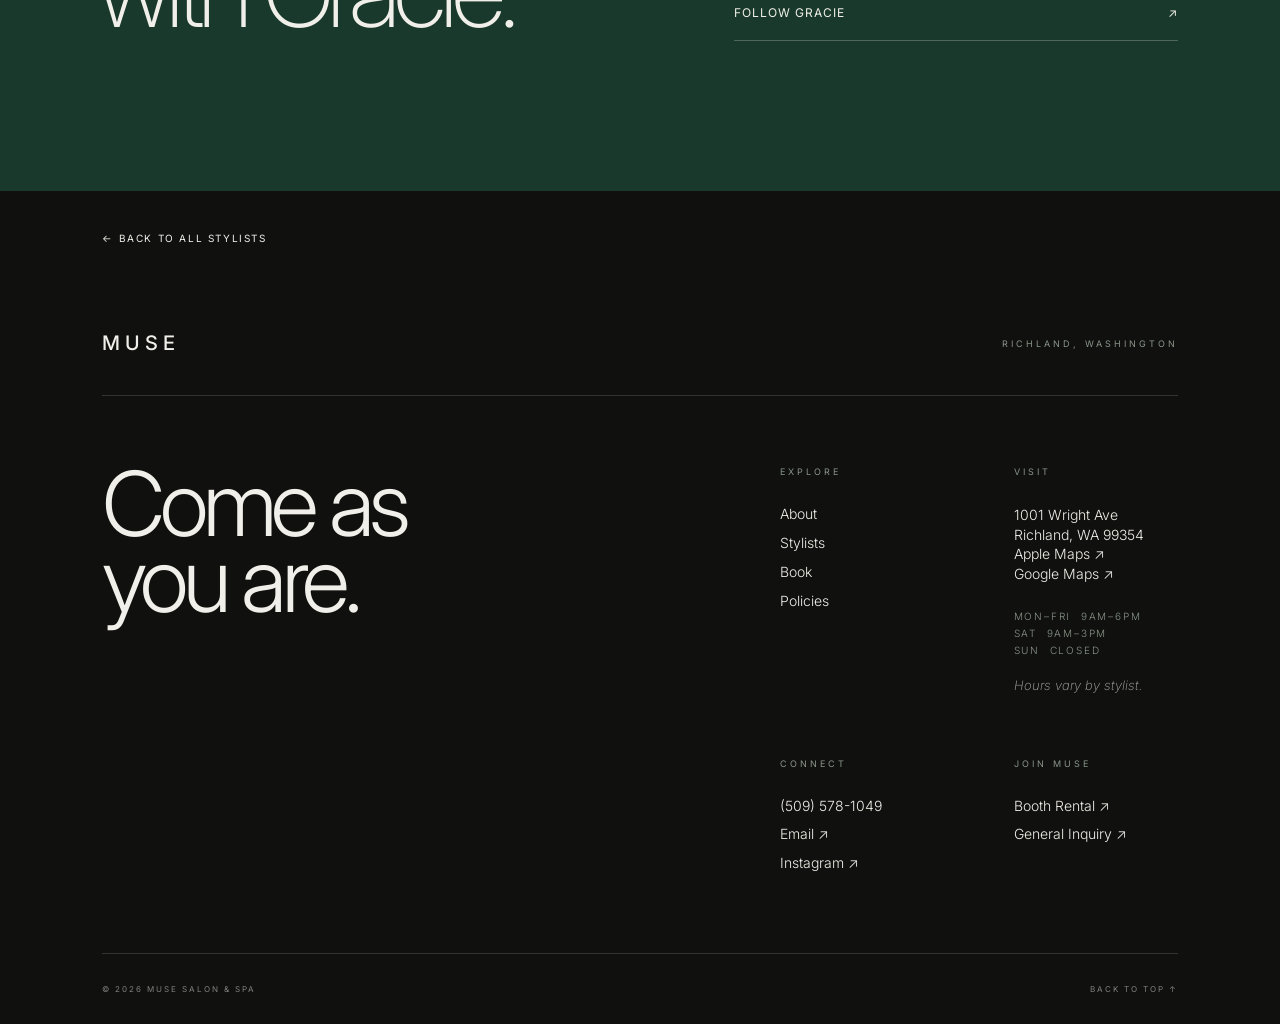
<file: stylists/gracie-murphy.html>
<!DOCTYPE html>
<html lang="en">

<head>
    <meta charset="UTF-8">

    <meta
        name="viewport"
        content="width=device-width, initial-scale=1.0, viewport-fit=cover"
    >

    <title>Gracie Murphy | Muse Salon & Spa</title>

    <meta
        name="description"
        content="Meet Gracie Murphy at Muse Salon & Spa. Gracie is passionate about creating great hair, good conversation, and helping women feel confident and completely themselves."
    >

    <link rel="preconnect" href="https://fonts.googleapis.com">
    <link rel="preconnect" href="https://fonts.gstatic.com" crossorigin>

    <link
        href="https://fonts.googleapis.com/css2?family=Inter:wght@200;300;400;500;600&display=swap"
        rel="stylesheet"
    >

    <link rel="stylesheet" href="../style.css/style.css">

</head>


<body class="stylist-page" id="top">


    <!-- NAVIGATION -->

    <nav class="stylist-page-nav">

        <a href="../index.html" class="logo">
            <img
                src="../images/muse-logo-wht.svg"
                alt="Muse Salon & Spa"
            >
        </a>

        <div class="stylist-page-nav-links">

            <a href="../index.html#stylists">
                ALL STYLISTS
            </a>

            <a
                href="https://www.instagram.com/hairbygrizz/"
                target="_blank"
                rel="noopener noreferrer"
                class="stylist-book-nav"
            >
                INSTAGRAM &#x2197;&#xFE0E;
            </a>

        </div>

    </nav>


    <main>


        <!-- STYLIST HERO -->

        <section class="stylist-hero">

            <div class="stylist-hero-heading">

                <p class="section-label">
                    MUSE ARTIST
                </p>

                <h1>
                    Gracie<br>
                    Murphy.
                </h1>

            </div>


            <div class="stylist-hero-details">

                <p class="stylist-title">
                    Licensed Cosmetologist
                </p>

                <div class="stylist-profile-specialties">

                    <span>Good Hair</span>
                    <span>Styling</span>
                    <span>Confidence</span>

                </div>

            </div>


            <div class="stylist-hero-image">

                <img
                src="/images/gracie-headshot.png"
                alt="GRACIE MURPHY">

            </div>

        </section>


        <!-- INTRO -->

        <section class="stylist-intro">

            <p class="section-label">
                MEET GRACIE
            </p>

            <p class="stylist-intro-text">
                Gracie brings big energy, good conversation, and a love
                for helping women feel confident and completely themselves.
                Her chair is a place to relax, laugh, and leave feeling
                amazing.
            </p>

        </section>


        <!-- FULL BIO -->

        <section class="stylist-bio">

            <div class="stylist-bio-heading">

                <p class="section-label">
                    ABOUT
                </p>

                <h2>
                    Good hair.<br>
                    Good energy.
                </h2>

            </div>


            <div class="stylist-bio-copy">

                <p>
                    I’m a hairstylist with a big personality and an even
                    bigger love for making women feel hot, confident, and
                    like the absolute best version of themselves.
                </p>

                <p>
                    I love good hair, good conversation, and creating a
                    space where my clients can relax, laugh, and leave
                    feeling amazing.
                </p>

                <p>
                    When I’m not behind the chair, you’ll usually find me
                    spending time with my family, talking someone’s ear off,
                    or on the go doing something.
                </p>

                <p>
                    I’m outgoing, love staying busy, and definitely not
                    afraid to have a little fun.
                </p>

            </div>

        </section>


        <!-- SPECIALTIES -->

        <section class="stylist-services">

            <div class="stylist-services-heading">

                <p class="section-label">
                    THE EXPERIENCE
                </p>

                <h2>
                    Relax.<br>
                    Laugh.<br>
                    Feel good.
                </h2>

            </div>


            <div class="stylist-services-list">

                <div class="stylist-service-item">
                    <span>01</span>
                    <p>Good Hair</p>
                </div>

                <div class="stylist-service-item">
                    <span>02</span>
                    <p>Personalized Styling</p>
                </div>

                <div class="stylist-service-item">
                    <span>03</span>
                    <p>Confidence</p>
                </div>

            </div>

        </section>


        <!-- CONNECT -->

        <section class="stylist-book">

            <p class="section-label">
                CONNECT
            </p>

            <div class="stylist-book-content">

                <h2>
                    Come hang<br>
                    with Gracie.
                </h2>

                <div class="stylist-book-actions">

                    <p>
                        Follow Gracie on Instagram for her latest work,
                        updates, and booking information.
                    </p>

                    <a
                        href="https://www.instagram.com/hairbygrizz/"
                        target="_blank"
                        rel="noopener noreferrer"
                        class="stylist-instagram-link"
                    >
                        FOLLOW GRACIE
                        <span>&#x2197;&#xFE0E;</span>
                    </a>

                </div>

            </div>

        </section>


        <!-- BACK TO STYLISTS -->

        <section class="stylist-return">

            <a href="../index.html#stylists">
                ← BACK TO ALL STYLISTS
            </a>

        </section>


    </main>


     <!-- FOOTER -->

    <footer class="footer">

        <div class="footer-top">

            <a href="#top" class="footer-logo">
                MUSE
            </a>

            <p class="footer-location">
                RICHLAND, WASHINGTON
            </p>

        </div>


        <div class="footer-main">

            <h2>
                Come as<br>
                you are.
            </h2>


            <div class="footer-links">


                <div class="footer-nav">

                    <p>EXPLORE</p>

                    <a href="../index.html#about">
                        About
                    </a>

                    <a href="../index.html#stylists">
                        Stylists
                    </a>

                    <a href="../index.html#book">
                        Book
                    </a>

                    <a href="../policies.html">
                        Policies
                    </a>

                </div>


                <div class="footer-visit">

                    <p>VISIT</p>

                    <a  class="footer-address">
                        1001 Wright Ave<br>
                        Richland, WA 99354
                    </a>

                    <a
                        href="https://maps.apple.com/?daddr=1001+Wright+Ave,+Richland,+WA+99354" class="footer-address"
                        target="_blank"
                        rel="noopener noreferrer"
                        >
                            Apple Maps &#x2197;&#xFE0E;
                    </a>

                    <a
                        href="https://www.google.com/maps/dir/?api=1&destination=1001+Wright+Ave,+Richland,+WA+99354" class="footer-address"
                        target="_blank"
                        rel="noopener noreferrer"
                    >
                        Google Maps &#x2197;&#xFE0E;
                    </a>

                    <p class="footer-hours">
                        MON–FRI&nbsp;&nbsp;9AM–6PM<br>
                        SAT&nbsp;&nbsp;9AM–3PM<br>
                        SUN&nbsp;&nbsp;CLOSED
                    </p>

                    <span class="footer-note">
                        Hours vary by stylist.
                    </span>

                </div>


                <div class="footer-connect">

                    <p>CONNECT</p>

                    <a href="tel:+15095781049">
                        (509) 578-1049
                    </a>

                    <a href="mailto:musesalonandspa.tc@gmail.com">
                        Email &#x2197;&#xFE0E;
                    </a>

                    <a href="https://www.instagram.com/musesalonandspa/?hl=en">
                        Instagram &#x2197;&#xFE0E;
                    </a>

                </div>


                <div class="footer-join">

                    <p>JOIN MUSE</p>

                    <a href="mailto:musesalonandspa.tc@gmail.com">
                        Booth Rental &#x2197;&#xFE0E;
                    </a>

                    <a href="mailto:musesalonandspa.tc@gmail.com">
                        General Inquiry &#x2197;&#xFE0E;
                    </a>

                </div>

            </div>

        </div>


        <div class="footer-bottom">

            <p>
                © 2026 MUSE SALON &amp; SPA
            </p>

            <a href="#top">
                BACK TO TOP ↑
            </a>

        </div>

    </footer>


</body>

</html>
</file>
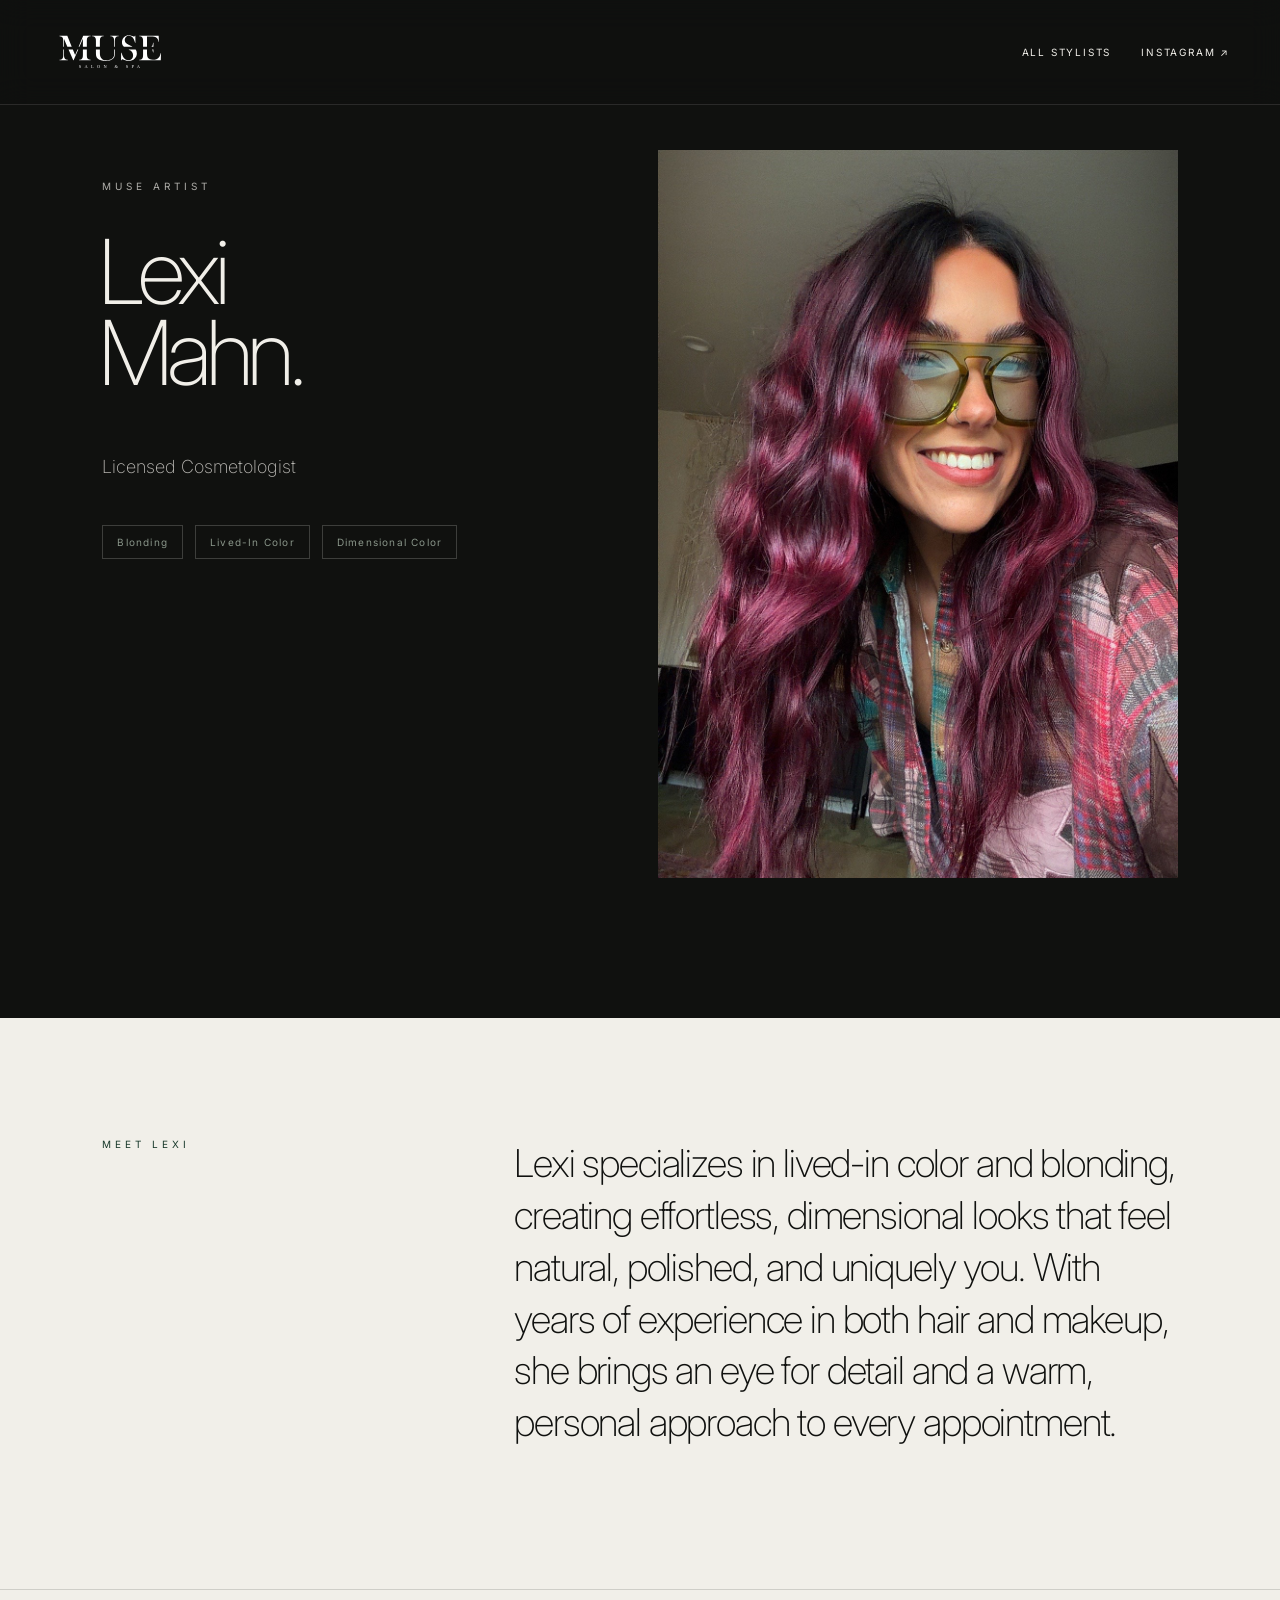
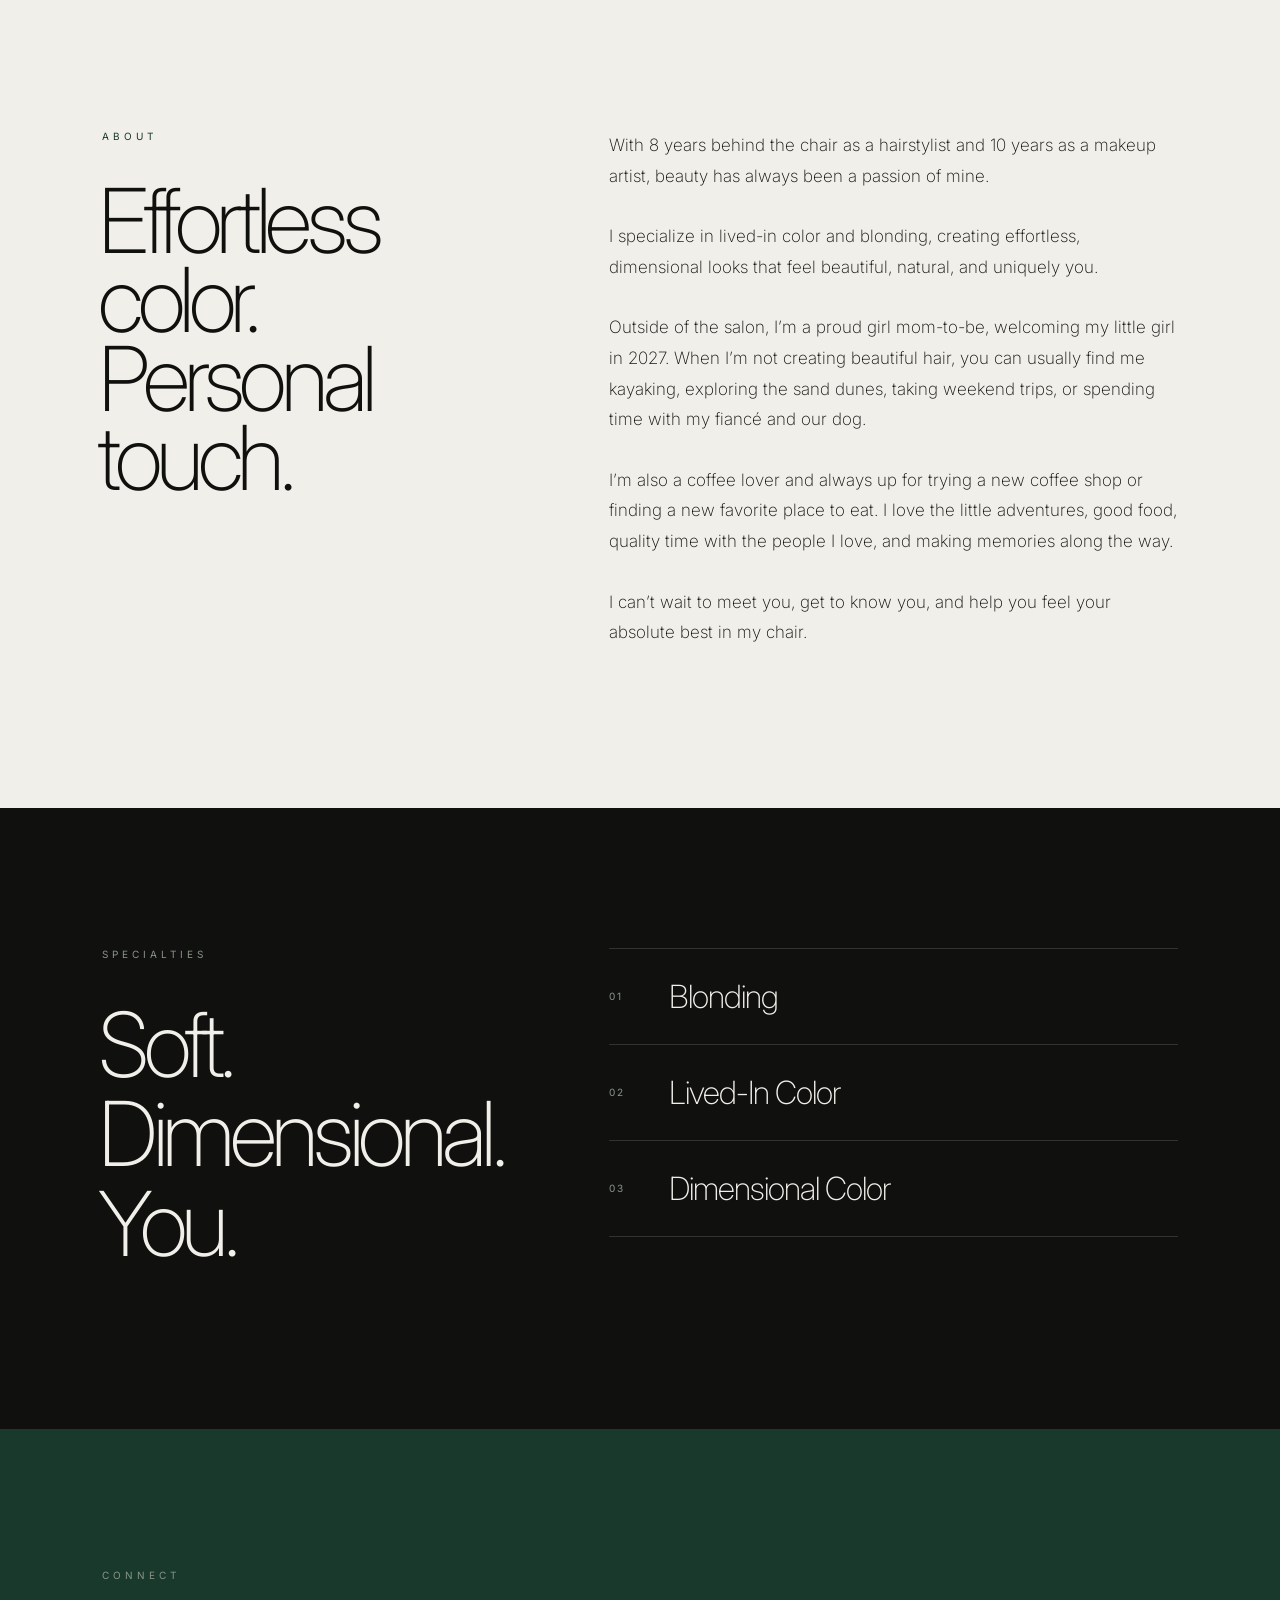
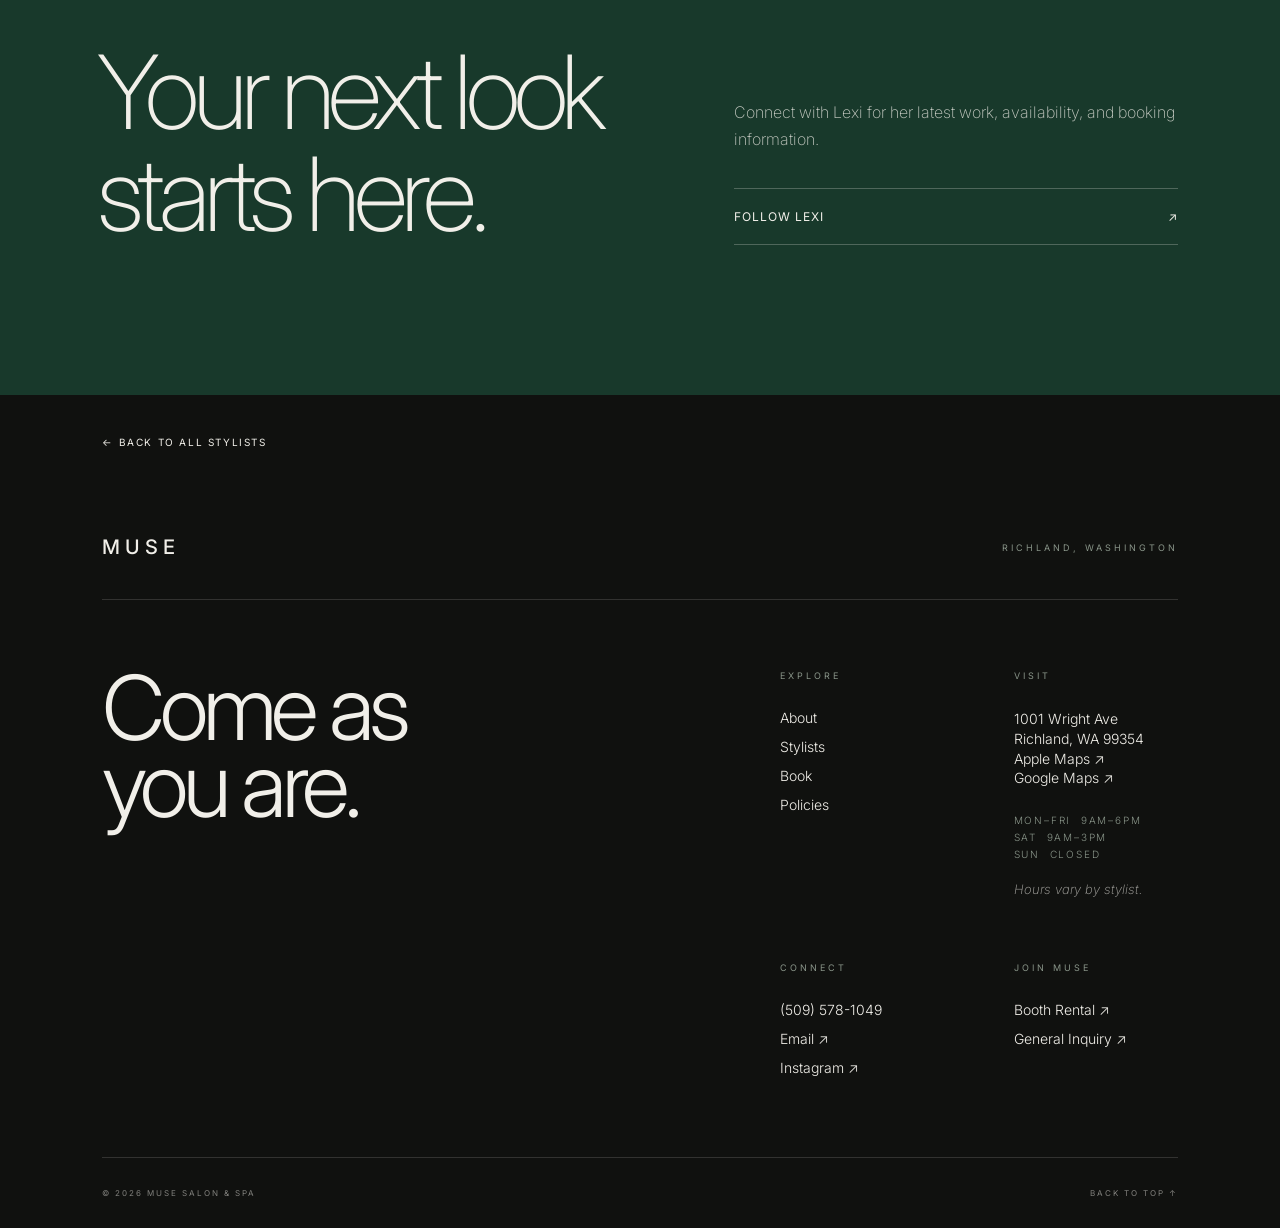
<file: stylists/lexi-mahn.html>
<!DOCTYPE html>
<html lang="en">

<head>
    <meta charset="UTF-8">

    <meta
        name="viewport"
        content="width=device-width, initial-scale=1.0, viewport-fit=cover"
    >

    <title>Lexi Mahn | Muse Salon & Spa</title>

    <meta
        name="description"
        content="Meet Lexi Mahn at Muse Salon & Spa. Lexi specializes in blonding, lived-in color, and dimensional color."
    >

    <link rel="preconnect" href="https://fonts.googleapis.com">
    <link rel="preconnect" href="https://fonts.gstatic.com" crossorigin>

    <link
        href="https://fonts.googleapis.com/css2?family=Inter:wght@200;300;400;500;600&display=swap"
        rel="stylesheet"
    >

    <link rel="stylesheet" href="../style.css/style.css">

</head>


<body class="stylist-page" id="top">


    <!-- NAVIGATION -->

    <nav class="stylist-page-nav">

        <a href="../index.html" class="logo">
            <img
                src="../images/muse-logo-wht.svg"
                alt="Muse Salon & Spa"
            >
        </a>

        <div class="stylist-page-nav-links">

            <a href="../index.html#stylists">
                ALL STYLISTS
            </a>

            <a href="https://www.instagram.com/lexi.luxe.beauty/"
                target="_blank"
                rel="noopener noreferrer"
                class="stylist-book-nav"
            >
                INSTAGRAM &#x2197;&#xFE0E;
            </a>
            
        </div>

    </nav>


    <main>


        <!-- STYLIST HERO -->

        <section class="stylist-hero">

            <div class="stylist-hero-heading">

                <p class="section-label">
                    MUSE ARTIST
                </p>

                <h1>
                    Lexi<br>
                    Mahn.
                </h1>

            </div>


            <div class="stylist-hero-details">

                <p class="stylist-title">
                    Licensed Cosmetologist
                </p>

                <div class="stylist-profile-specialties">

                    <span>Blonding</span>
                    <span>Lived-In Color</span>
                    <span>Dimensional Color</span>

                </div>

            </div>


            <div class="stylist-hero-image">

                <img
                src="/images/lexi-headshot.png"
                alt="LEXI MAHN"

            </div>

        </section>


        <!-- INTRO -->

        <section class="stylist-intro">

            <p class="section-label">
                MEET LEXI
            </p>

            <p class="stylist-intro-text">
                Lexi specializes in lived-in color and blonding,
                creating effortless, dimensional looks that feel
                natural, polished, and uniquely you. With years of
                experience in both hair and makeup, she brings an eye
                for detail and a warm, personal approach to every
                appointment.
            </p>

        </section>


        <!-- FULL BIO -->

        <section class="stylist-bio">

            <div class="stylist-bio-heading">

                <p class="section-label">
                    ABOUT
                </p>

                <h2>
                    Effortless color.<br>
                    Personal touch.
                </h2>

            </div>


            <div class="stylist-bio-copy">

                <p>
                    With 8 years behind the chair as a hairstylist and
                    10 years as a makeup artist, beauty has always been
                    a passion of mine.
                </p>

                <p>
                    I specialize in lived-in color and blonding,
                    creating effortless, dimensional looks that feel
                    beautiful, natural, and uniquely you.
                </p>

                <p>
                    Outside of the salon, I’m a proud girl mom-to-be,
                    welcoming my little girl in 2027. When I’m not
                    creating beautiful hair, you can usually find me
                    kayaking, exploring the sand dunes, taking weekend
                    trips, or spending time with my fiancé and our dog.
                </p>

                <p>
                    I’m also a coffee lover and always up for trying a
                    new coffee shop or finding a new favorite place to
                    eat. I love the little adventures, good food,
                    quality time with the people I love, and making
                    memories along the way.
                </p>

                <p>
                    I can’t wait to meet you, get to know you, and help
                    you feel your absolute best in my chair.
                </p>

            </div>

        </section>


        <!-- SPECIALTIES -->

        <section class="stylist-services">

            <div class="stylist-services-heading">

                <p class="section-label">
                    SPECIALTIES
                </p>

                <h2>
                    Soft.<br>
                    Dimensional.<br>
                    You.
                </h2>

            </div>


            <div class="stylist-services-list">

                <div class="stylist-service-item">
                    <span>01</span>
                    <p>Blonding</p>
                </div>

                <div class="stylist-service-item">
                    <span>02</span>
                    <p>Lived-In Color</p>
                </div>

                <div class="stylist-service-item">
                    <span>03</span>
                    <p>Dimensional Color</p>
                </div>

            </div>

        </section>


        <!-- CONNECT -->

        <section class="stylist-book">

            <p class="section-label">
                CONNECT
            </p>

            <div class="stylist-book-content">

                <h2>
                    Your next look<br>
                    starts here.
                </h2>

                <div class="stylist-book-actions">

                    <p>
                        Connect with Lexi for her latest work,
                        availability, and booking information.
                    </p>

                    <a href="https://www.instagram.com/lexi.luxe.beauty/" 
                        target="_blank" 
                        rel="noopener noreferrer" 
                        class="stylist-instagram-link">

                        FOLLOW LEXI<span>&#x2197;&#xFE0E;</span>
                    </a>

                </div>

            </div>

        </section>


        <!-- BACK TO STYLISTS -->

        <section class="stylist-return">

            <a href="../index.html#stylists">
                ← BACK TO ALL STYLISTS
            </a>

        </section>


    </main>


     <!-- FOOTER -->

    <footer class="footer">

        <div class="footer-top">

            <a href="#top" class="footer-logo">
                MUSE
            </a>

            <p class="footer-location">
                RICHLAND, WASHINGTON
            </p>

        </div>


        <div class="footer-main">

            <h2>
                Come as<br>
                you are.
            </h2>


            <div class="footer-links">


                <div class="footer-nav">

                    <p>EXPLORE</p>

                    <a href="../index.html#about">
                        About
                    </a>

                    <a href="../index.html#stylists">
                        Stylists
                    </a>

                    <a href="../index.html#book">
                        Book
                    </a>

                    <a href="../policies.html">
                        Policies
                    </a>

                </div>


                <div class="footer-visit">

                    <p>VISIT</p>

                    <a  class="footer-address">
                        1001 Wright Ave<br>
                        Richland, WA 99354
                    </a>

                    <a
                        href="https://maps.apple.com/?daddr=1001+Wright+Ave,+Richland,+WA+99354" class="footer-address"
                        target="_blank"
                        rel="noopener noreferrer"
                        >
                            Apple Maps &#x2197;&#xFE0E;
                    </a>

                    <a
                        href="https://www.google.com/maps/dir/?api=1&destination=1001+Wright+Ave,+Richland,+WA+99354" class="footer-address"
                        target="_blank"
                        rel="noopener noreferrer"
                    >
                        Google Maps &#x2197;&#xFE0E;
                    </a>

                    <p class="footer-hours">
                        MON–FRI&nbsp;&nbsp;9AM–6PM<br>
                        SAT&nbsp;&nbsp;9AM–3PM<br>
                        SUN&nbsp;&nbsp;CLOSED
                    </p>

                    <span class="footer-note">
                        Hours vary by stylist.
                    </span>

                </div>


                <div class="footer-connect">

                    <p>CONNECT</p>

                    <a href="tel:+15095781049">
                        (509) 578-1049
                    </a>

                    <a href="mailto:musesalonandspa.tc@gmail.com">
                        Email &#x2197;&#xFE0E;
                    </a>

                    <a href="https://www.instagram.com/musesalonandspa/?hl=en">
                        Instagram &#x2197;&#xFE0E;
                    </a>

                </div>


                <div class="footer-join">

                    <p>JOIN MUSE</p>

                    <a href="mailto:musesalonandspa.tc@gmail.com">
                        Booth Rental &#x2197;&#xFE0E;
                    </a>

                    <a href="mailto:musesalonandspa.tc@gmail.com">
                        General Inquiry &#x2197;&#xFE0E;
                    </a>

                </div>

            </div>

        </div>


        <div class="footer-bottom">

            <p>
                © 2026 MUSE SALON &amp; SPA
            </p>

            <a href="#top">
                BACK TO TOP ↑
            </a>

        </div>

    </footer>


</body>

</html>
</file>
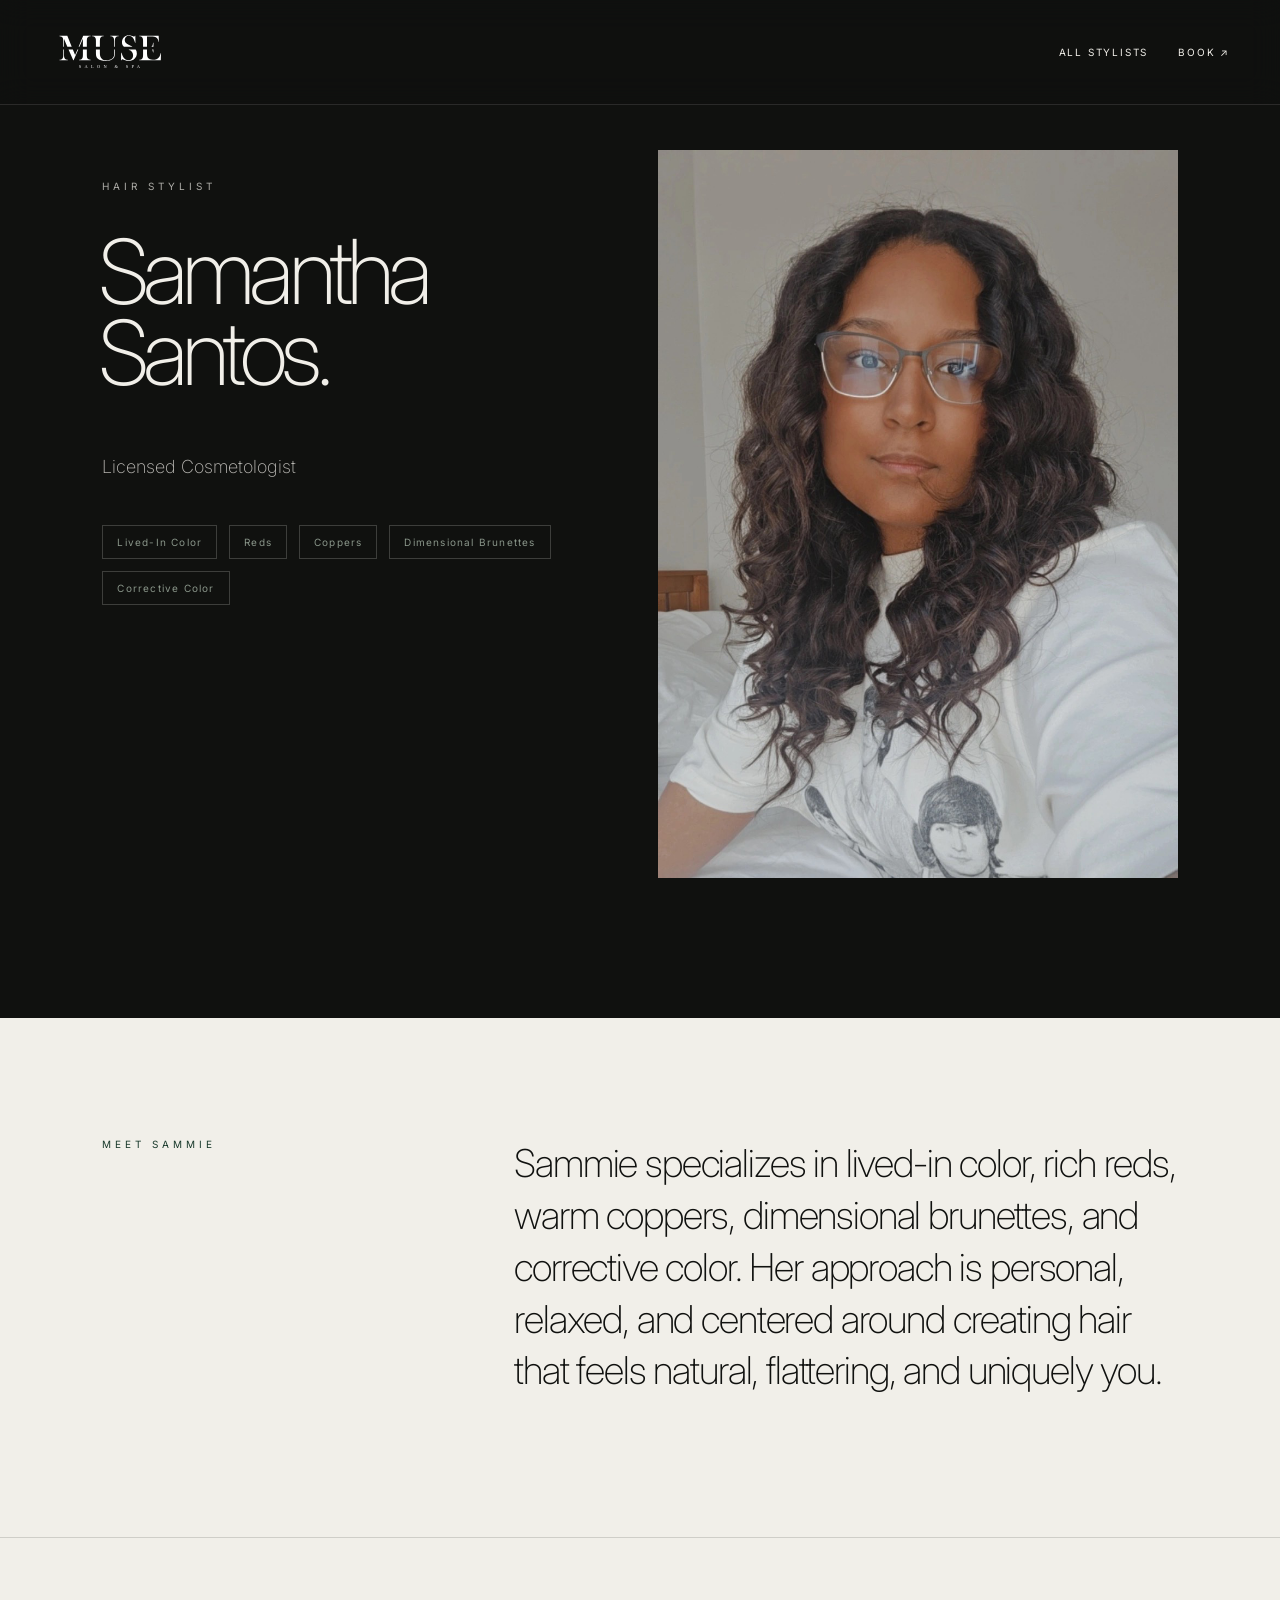
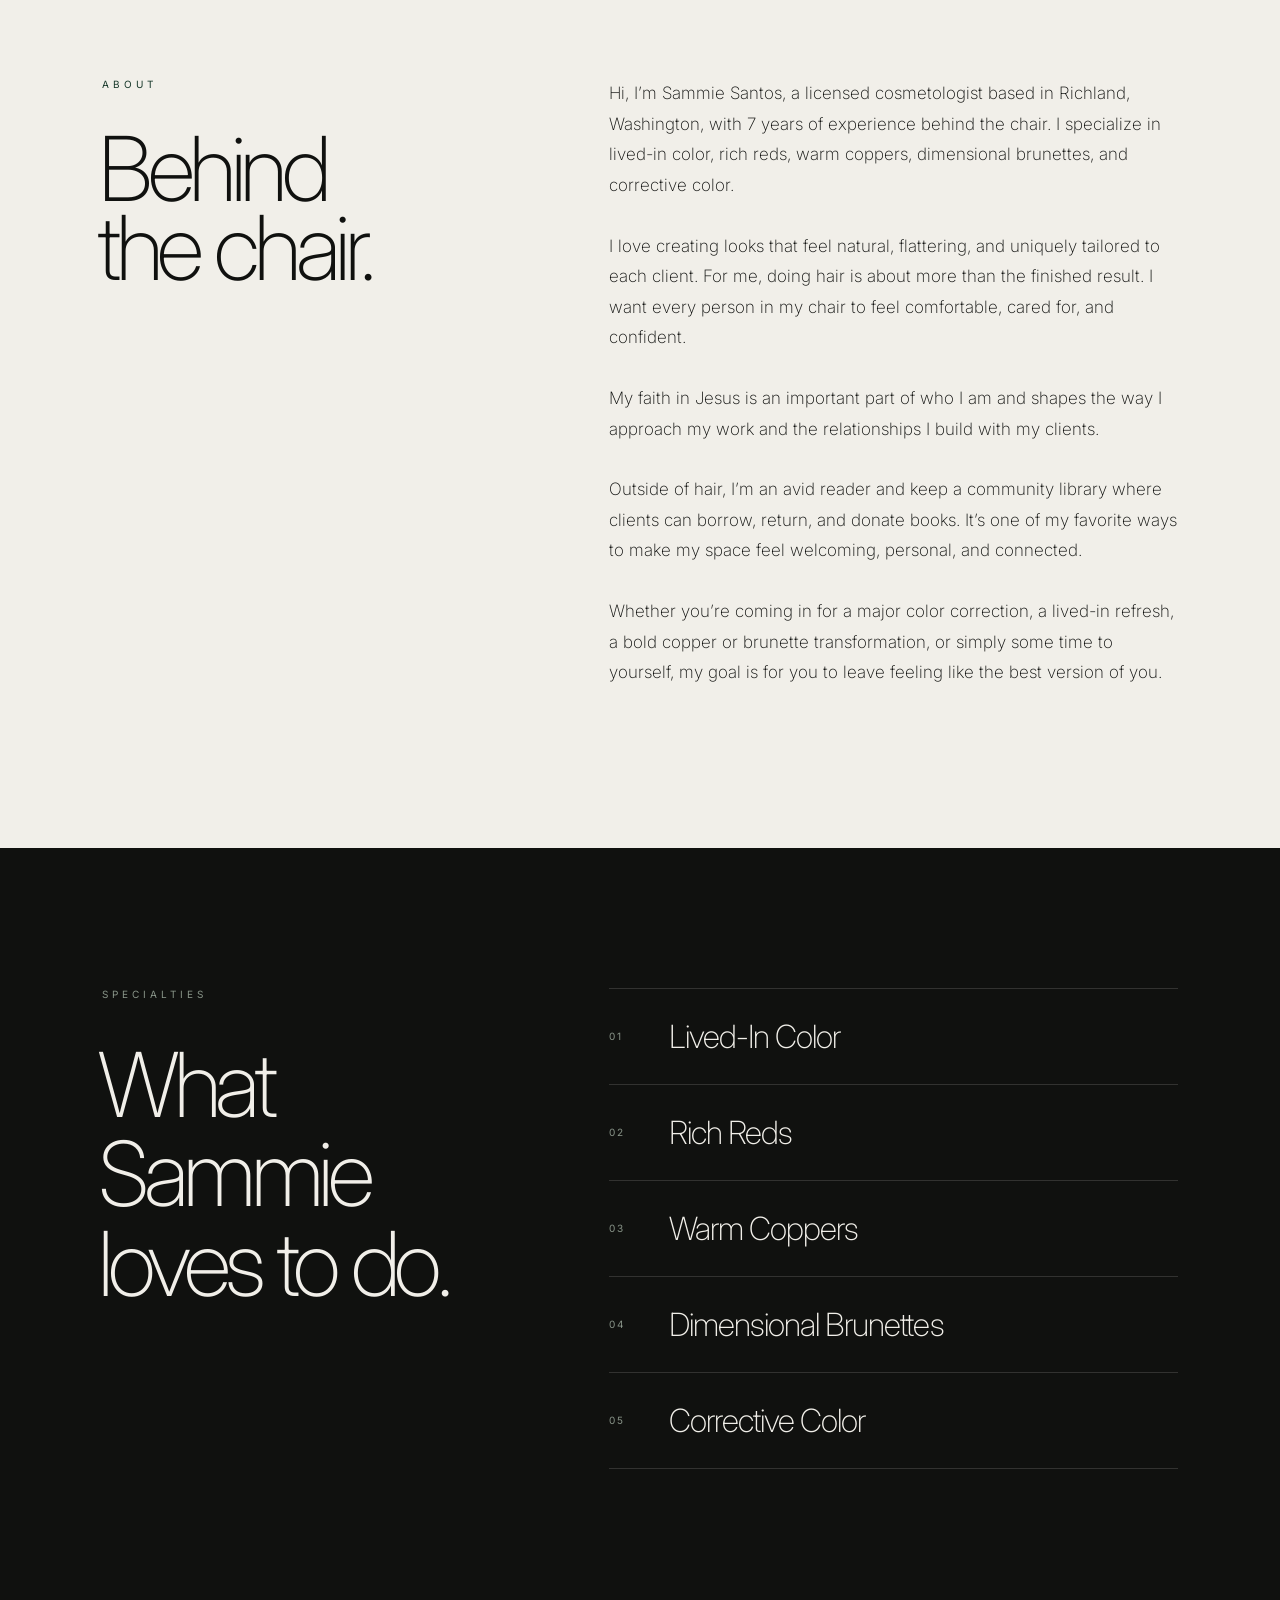
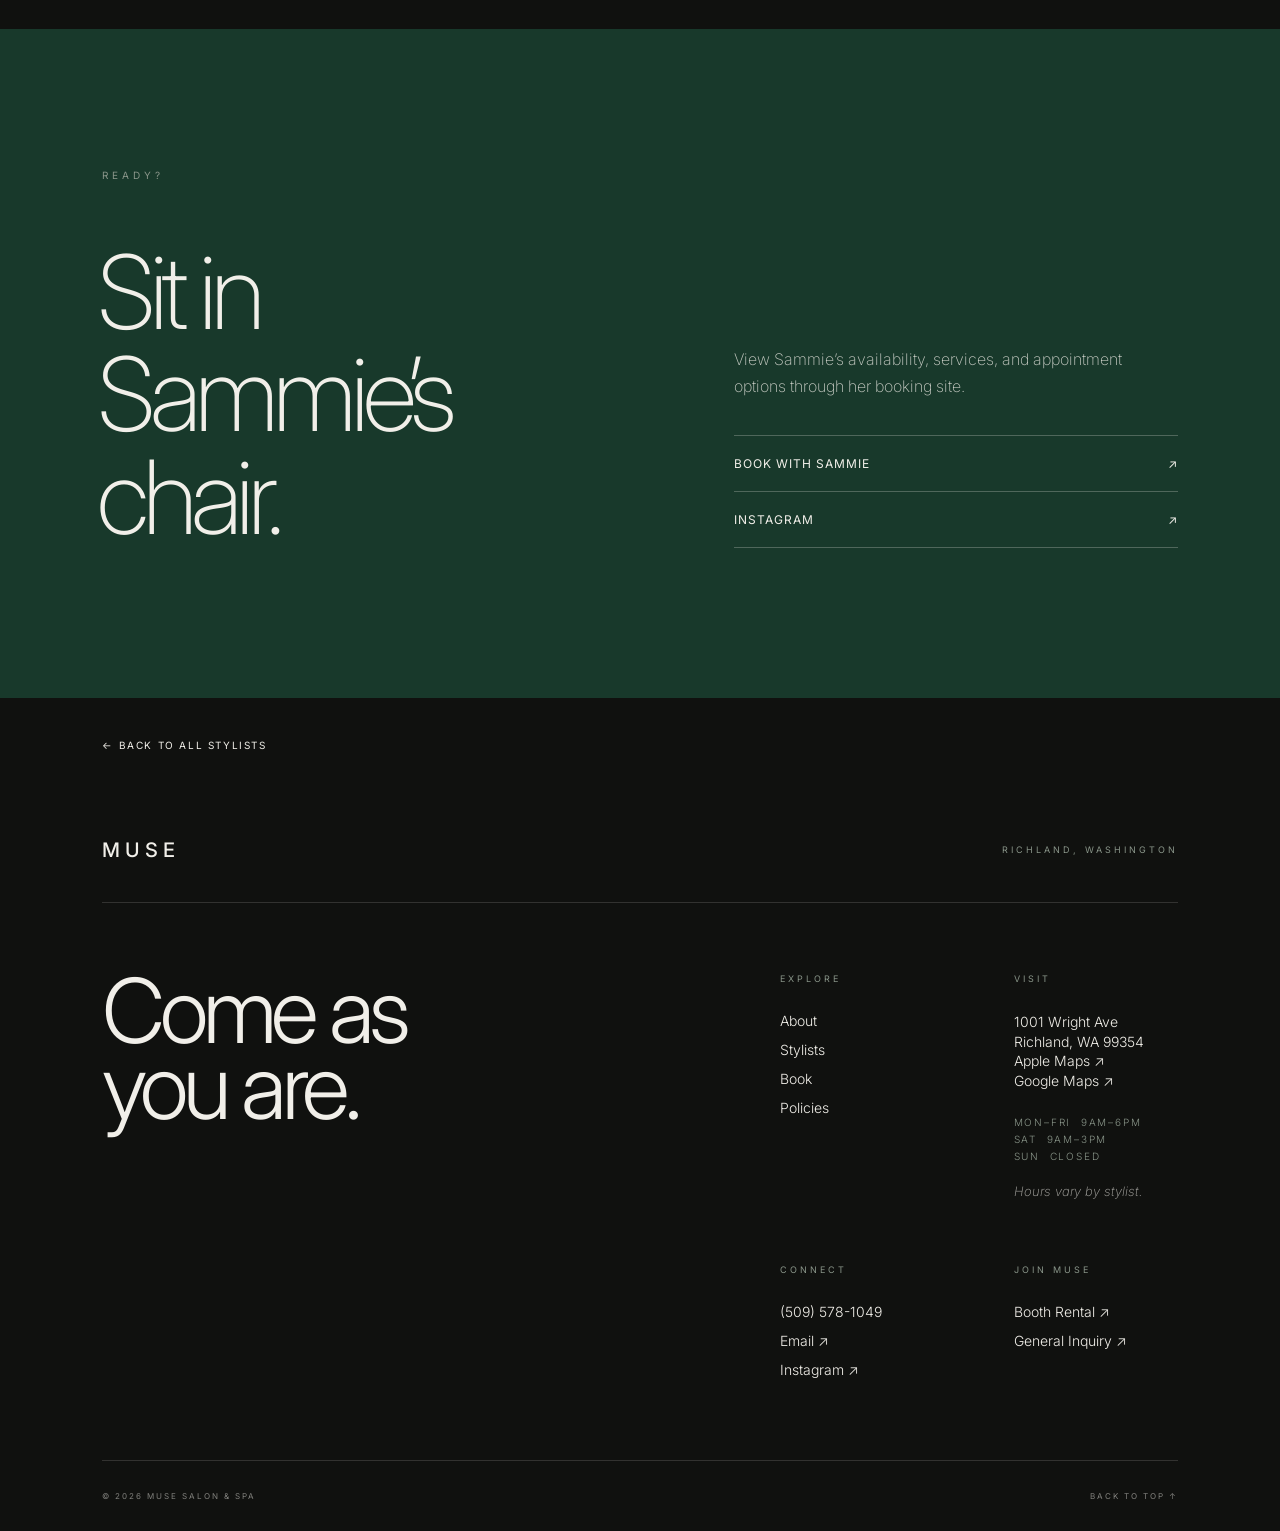
<file: stylists/samantha-santos.html>
<!DOCTYPE html>
<html lang="en">

<head>
    <meta charset="UTF-8">

    <meta
        name="viewport"
        content="width=device-width, initial-scale=1.0, viewport-fit=cover"
    >

    <title>Samantha Santos | Muse Salon & Spa</title>

    <meta
        name="description"
        content="Meet Samantha Santos at Muse Salon & Spa. Sammie specializes in lived-in color, reds, coppers, dimensional brunettes, and corrective color."
    >

    <link rel="preconnect" href="https://fonts.googleapis.com">
    <link rel="preconnect" href="https://fonts.gstatic.com" crossorigin>

    <link
        href="https://fonts.googleapis.com/css2?family=Inter:wght@200;300;400;500;600&display=swap"
        rel="stylesheet"
    >

    <link rel="stylesheet" href="../style.css/style.css">

</head>


<body class="stylist-page" id="top">


    <!-- NAVIGATION -->

    <nav class="stylist-page-nav">

        <a href="../index.html" class="logo">
            <img
                src="../images/muse-logo-wht.svg"
                alt="Muse Salon & Spa"
            >
        </a>

        <div class="stylist-page-nav-links">

            <a href="../index.html#stylists">
                ALL STYLISTS
            </a>

            <a
                href="https://smgbeauty.glossgenius.com/"
                target="_blank"
                rel="noopener noreferrer"
                class="stylist-book-nav"
            >
                BOOK <span>&#x2197;&#xFE0E;</span>
            </a>

        </div>

    </nav>


    <main>


        <!-- STYLIST HERO -->

        <section class="stylist-hero">

            <div class="stylist-hero-heading">

                <p class="section-label">
                    Hair Stylist
                </p>

                <h1>
                    Samantha<br>
                    Santos.
                </h1>

            </div>


            <div class="stylist-hero-details">

                <p class="stylist-title">
                    Licensed Cosmetologist
                </p>

                <div class="stylist-profile-specialties">

                    <span>Lived-In Color</span>
                    <span>Reds</span>
                    <span>Coppers</span>
                    <span>Dimensional Brunettes</span>
                    <span>Corrective Color</span>

                </div>

            </div>


            <div class="stylist-hero-image">

                <img
                src="/images/sam-headshot.png"
                alt="SAMANTHA SANTOS"
                >
            </div>

        </section>


        <!-- INTRO -->

        <section class="stylist-intro">

            <p class="section-label">
                MEET SAMMIE
            </p>

            <p class="stylist-intro-text">
                Sammie specializes in lived-in color, rich reds,
                warm coppers, dimensional brunettes, and corrective
                color. Her approach is personal, relaxed, and centered
                around creating hair that feels natural, flattering,
                and uniquely you.
            </p>

        </section>


        <!-- FULL BIO -->

        <section class="stylist-bio">

            <div class="stylist-bio-heading">

                <p class="section-label">
                    ABOUT
                </p>

                <h2>
                    Behind<br>
                    the chair.
                </h2>

            </div>


            <div class="stylist-bio-copy">

                <p>
                    Hi, I’m Sammie Santos, a licensed cosmetologist
                    based in Richland, Washington, with 7 years of
                    experience behind the chair. I specialize in
                    lived-in color, rich reds, warm coppers,
                    dimensional brunettes, and corrective color.
                </p>

                <p>
                    I love creating looks that feel natural, flattering,
                    and uniquely tailored to each client. For me, doing
                    hair is about more than the finished result. I want
                    every person in my chair to feel comfortable, cared
                    for, and confident.
                </p>

                <p>
                    My faith in Jesus is an important part of who I am
                    and shapes the way I approach my work and the
                    relationships I build with my clients.
                </p>

                <p>
                    Outside of hair, I’m an avid reader and keep a
                    community library where clients can borrow, return,
                    and donate books. It’s one of my favorite ways to
                    make my space feel welcoming, personal, and
                    connected.
                </p>

                <p>
                    Whether you’re coming in for a major color
                    correction, a lived-in refresh, a bold copper or
                    brunette transformation, or simply some time to
                    yourself, my goal is for you to leave feeling like
                    the best version of you.
                </p>

            </div>

        </section>


        <!-- SPECIALTIES -->

        <section class="stylist-services">

            <div class="stylist-services-heading">

                <p class="section-label">
                    SPECIALTIES
                </p>

                <h2>
                    What Sammie<br>
                    loves to do.
                </h2>

            </div>


            <div class="stylist-services-list">

                <div class="stylist-service-item">
                    <span>01</span>
                    <p>Lived-In Color</p>
                </div>

                <div class="stylist-service-item">
                    <span>02</span>
                    <p>Rich Reds</p>
                </div>

                <div class="stylist-service-item">
                    <span>03</span>
                    <p>Warm Coppers</p>
                </div>

                <div class="stylist-service-item">
                    <span>04</span>
                    <p>Dimensional Brunettes</p>
                </div>

                <div class="stylist-service-item">
                    <span>05</span>
                    <p>Corrective Color</p>
                </div>

            </div>

        </section>


        <!-- BOOKING -->

        <section class="stylist-book">

            <p class="section-label">
                READY?
            </p>

            <div class="stylist-book-content">

                <h2>
                    Sit in<br>
                    Sammie’s chair.
                </h2>

                <div class="stylist-book-actions">

                    <p>
                        View Sammie’s availability, services, and
                        appointment options through her booking site.
                    </p>

                    <a
                        href="https://smgbeauty.glossgenius.com/"
                        target="_blank"
                        rel="noopener noreferrer"
                        class="stylist-book-link"
                    >
                        BOOK WITH SAMMIE <span>&#x2197;&#xFE0E;</span>
                    </a>

                    <a
                        href="https://www.instagram.com/smgbeauty45/"
                        target="_blank"
                        rel="noopener noreferrer"
                        class="stylist-instagram-link"
                    >
                        INSTAGRAM <span>&#x2197;&#xFE0E;</span>
                    </a>

                </div>

            </div>

        </section>


        <!-- BACK TO STYLISTS -->

        <section class="stylist-return">

            <a href="../index.html#stylists">
                ← BACK TO ALL STYLISTS
            </a>

        </section>


    </main>


     <!-- FOOTER -->

    <footer class="footer">

        <div class="footer-top">

            <a href="#top" class="footer-logo">
                MUSE
            </a>

            <p class="footer-location">
                RICHLAND, WASHINGTON
            </p>

        </div>


        <div class="footer-main">

            <h2>
                Come as<br>
                you are.
            </h2>


            <div class="footer-links">


                <div class="footer-nav">

                    <p>EXPLORE</p>

                    <a href="../index.html#about">
                        About
                    </a>

                    <a href="../index.html#stylists">
                        Stylists
                    </a>

                    <a href="../index.html#book">
                        Book
                    </a>

                    <a href="../policies.html">
                        Policies
                    </a>

                </div>


                <div class="footer-visit">

                    <p>VISIT</p>

                    <a  class="footer-address">
                        1001 Wright Ave<br>
                        Richland, WA 99354
                    </a>

                    <a
                        href="https://maps.apple.com/?daddr=1001+Wright+Ave,+Richland,+WA+99354" class="footer-address"
                        target="_blank"
                        rel="noopener noreferrer"
                        >
                            Apple Maps &#x2197;&#xFE0E;
                    </a>

                    <a
                        href="https://www.google.com/maps/dir/?api=1&destination=1001+Wright+Ave,+Richland,+WA+99354" class="footer-address"
                        target="_blank"
                        rel="noopener noreferrer"
                    >
                        Google Maps &#x2197;&#xFE0E;
                    </a>

                    <p class="footer-hours">
                        MON–FRI&nbsp;&nbsp;9AM–6PM<br>
                        SAT&nbsp;&nbsp;9AM–3PM<br>
                        SUN&nbsp;&nbsp;CLOSED
                    </p>

                    <span class="footer-note">
                        Hours vary by stylist.
                    </span>

                </div>


                <div class="footer-connect">

                    <p>CONNECT</p>

                    <a href="tel:+15095781049">
                        (509) 578-1049
                    </a>

                    <a href="mailto:musesalonandspa.tc@gmail.com">
                        Email &#x2197;&#xFE0E;
                    </a>

                    <a href="https://www.instagram.com/musesalonandspa/?hl=en">
                        Instagram &#x2197;&#xFE0E;
                    </a>

                </div>


                <div class="footer-join">

                    <p>JOIN MUSE</p>

                    <a href="mailto:musesalonandspa.tc@gmail.com">
                        Booth Rental &#x2197;&#xFE0E;
                    </a>

                    <a href="mailto:musesalonandspa.tc@gmail.com">
                        General Inquiry &#x2197;&#xFE0E;
                    </a>

                </div>

            </div>

        </div>


        <div class="footer-bottom">

            <p>
                © 2026 MUSE SALON &amp; SPA
            </p>

            <a href="#top">
                BACK TO TOP ↑
            </a>

        </div>

    </footer>


</body>

</html>
</file>
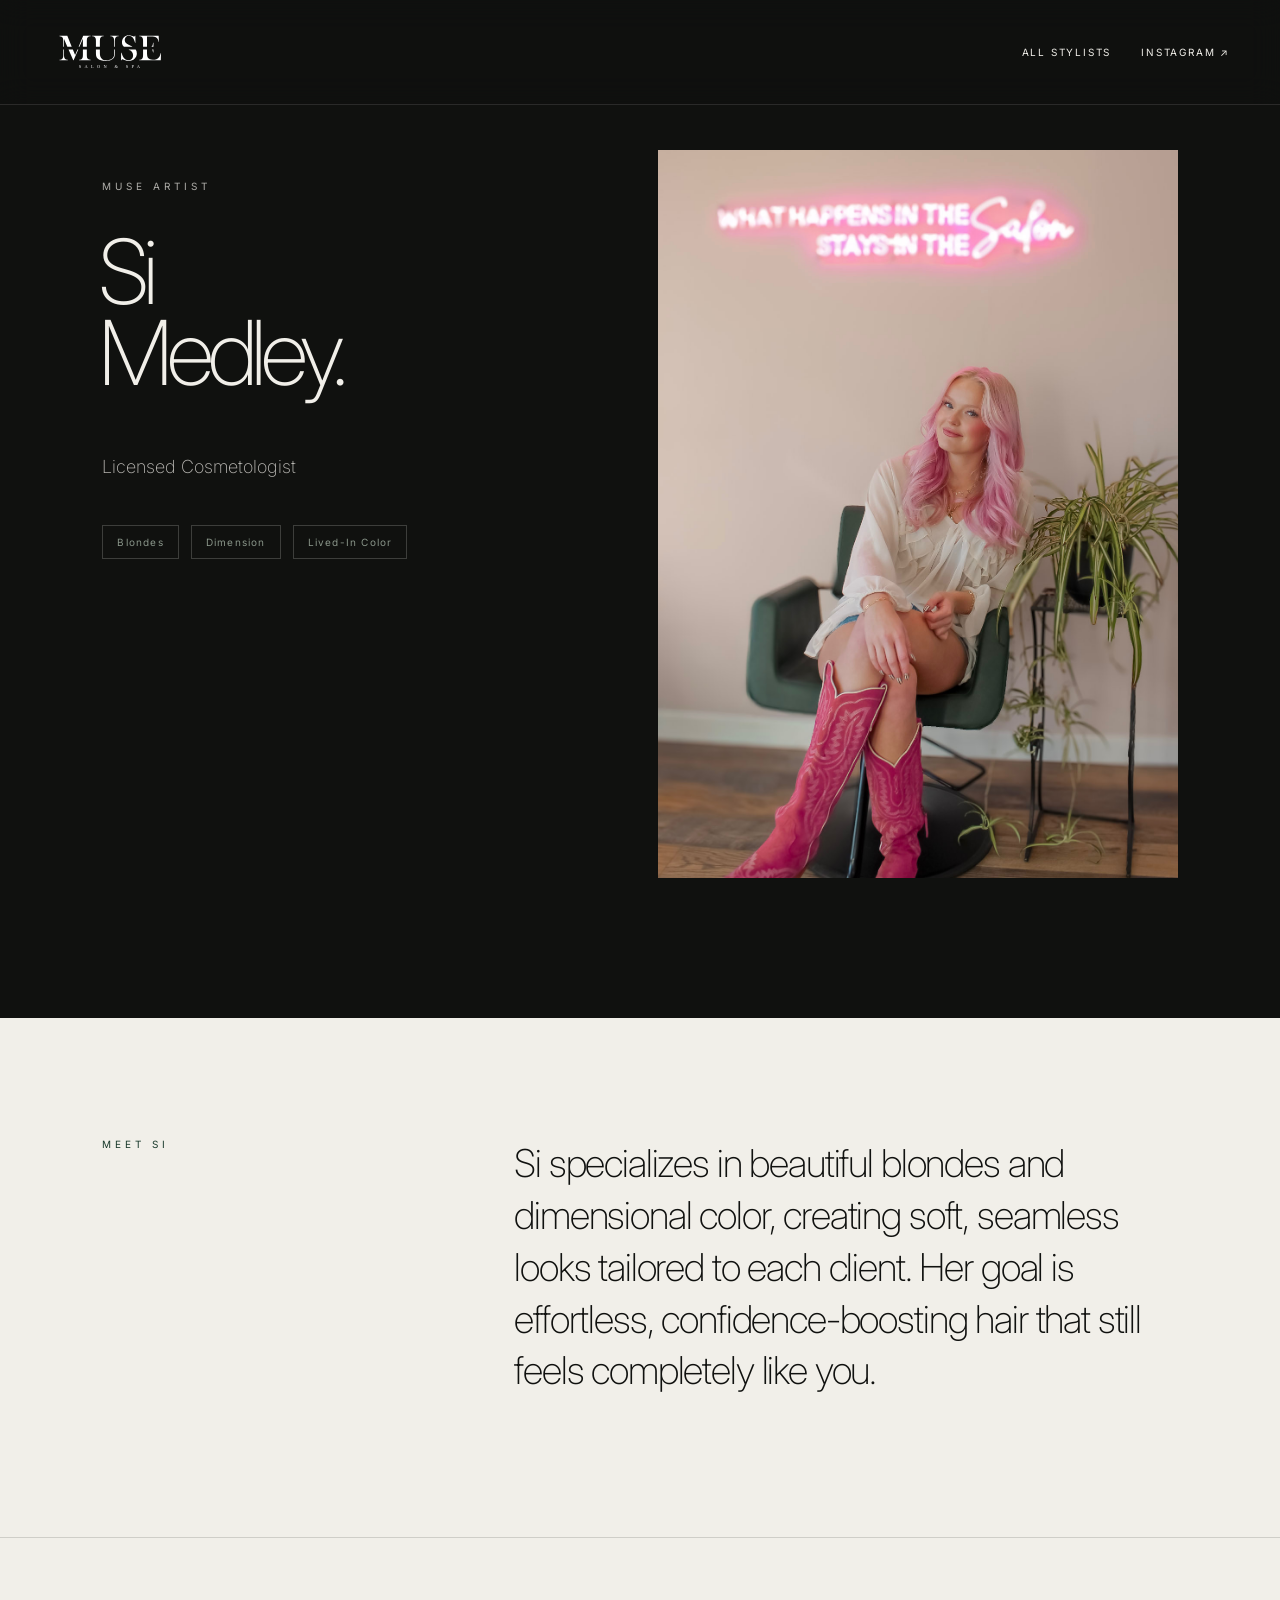
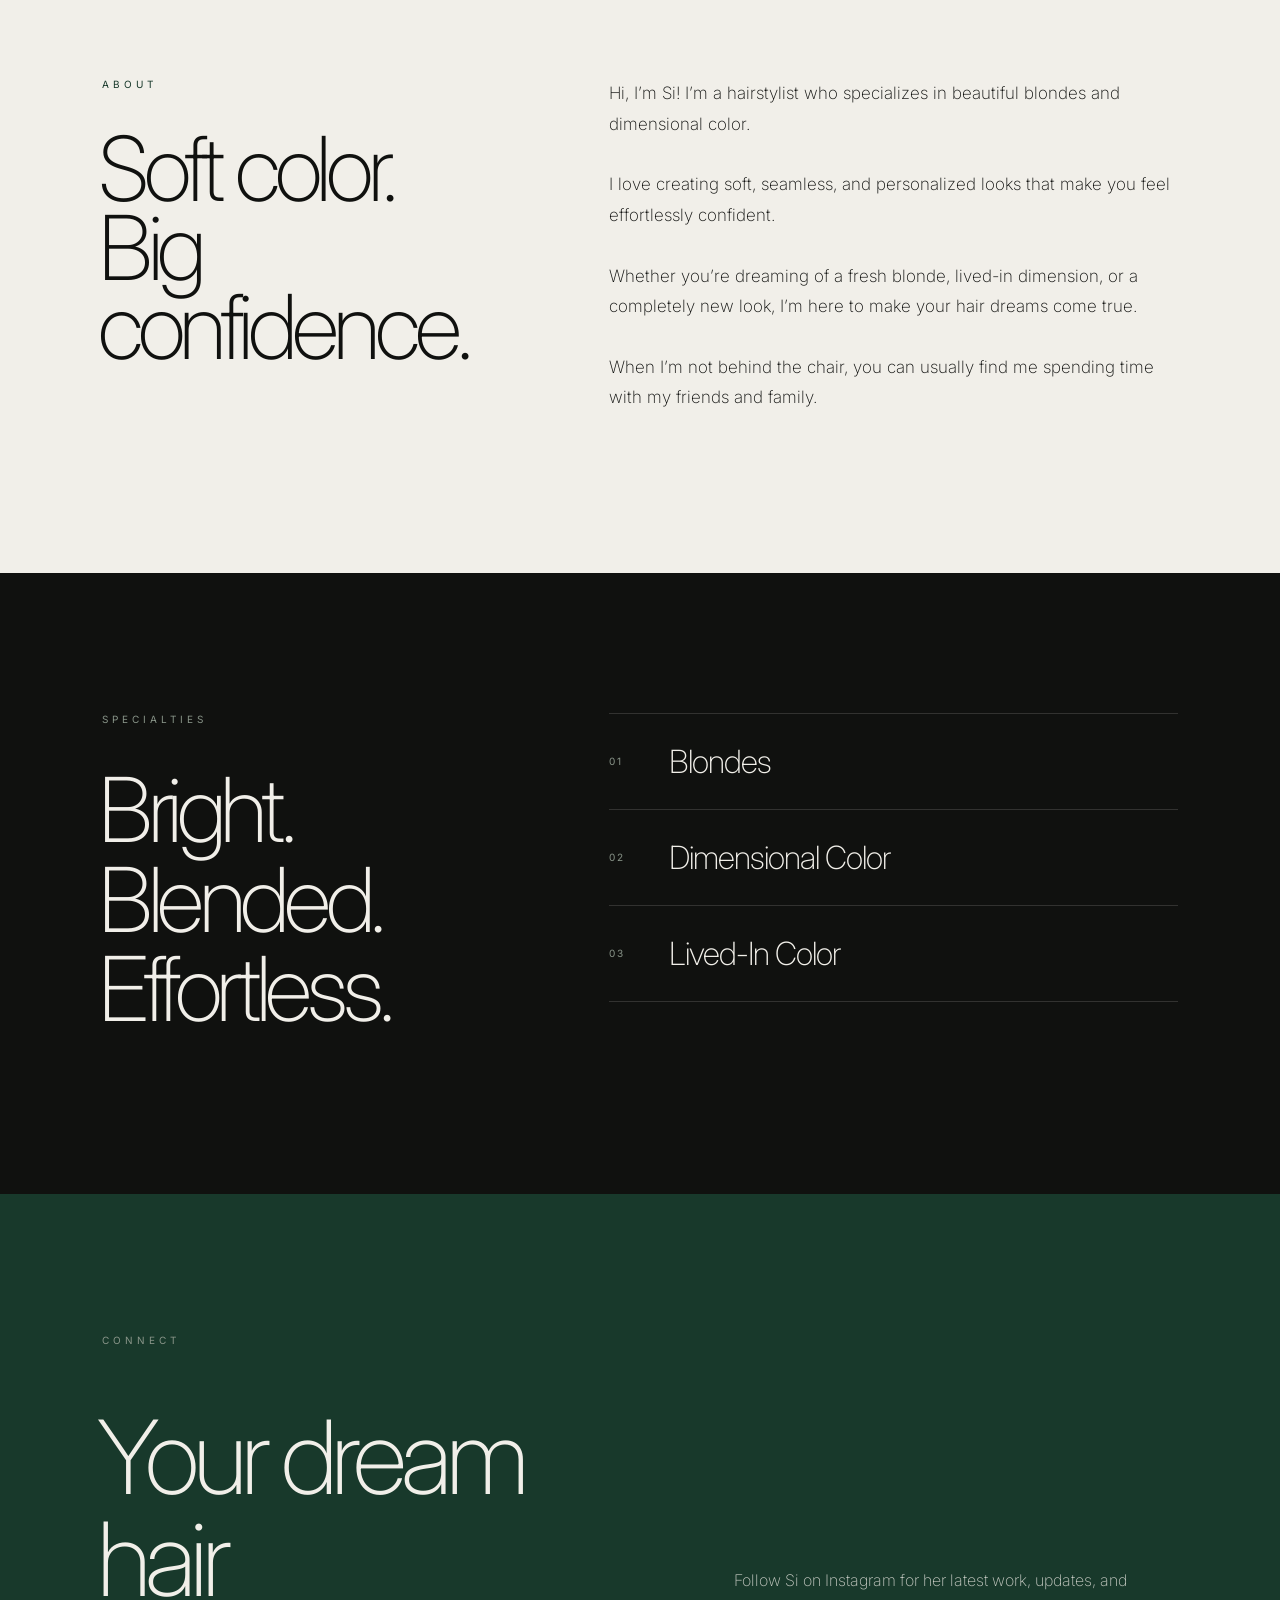
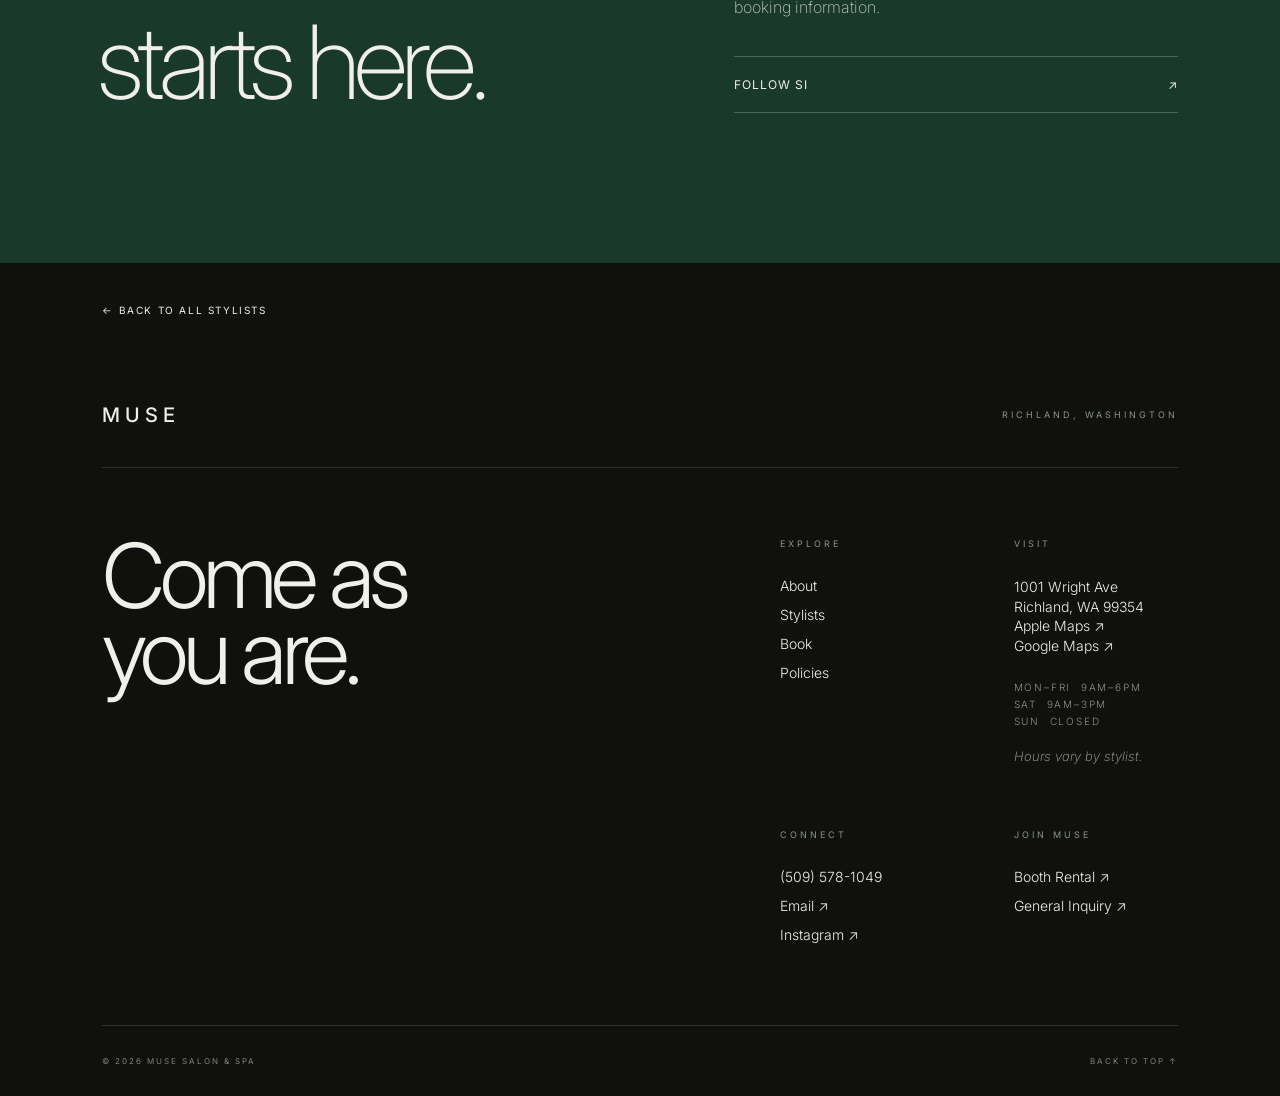
<file: stylists/si-medley.html>
<!DOCTYPE html>
<html lang="en">

<head>
    <meta charset="UTF-8">

    <meta
        name="viewport"
        content="width=device-width, initial-scale=1.0, viewport-fit=cover"
    >

    <title>Si Medley | Muse Salon & Spa</title>

    <meta
        name="description"
        content="Meet Si Medley at Muse Salon & Spa. Si specializes in beautiful blondes, lived-in color, and seamless dimensional hair."
    >

    <link rel="preconnect" href="https://fonts.googleapis.com">
    <link rel="preconnect" href="https://fonts.gstatic.com" crossorigin>

    <link
        href="https://fonts.googleapis.com/css2?family=Inter:wght@200;300;400;500;600&display=swap"
        rel="stylesheet"
    >

    <link rel="stylesheet" href="../style.css/style.css">

</head>


<body class="stylist-page" id="top">


    <!-- NAVIGATION -->

    <nav class="stylist-page-nav">

        <a href="../index.html" class="logo">
            <img
                src="../images/muse-logo-wht.svg"
                alt="Muse Salon & Spa"
            >
        </a>

        <div class="stylist-page-nav-links">

            <a href="../index.html#stylists">
                ALL STYLISTS
            </a>

            <a
                href="https://www.instagram.com/styles.by.si/"
                target="_blank"
                rel="noopener noreferrer"
                class="stylist-book-nav"
            >
                INSTAGRAM &#x2197;&#xFE0E;
            </a>

        </div>

    </nav>


    <main>


        <!-- STYLIST HERO -->

        <section class="stylist-hero">

            <div class="stylist-hero-heading">

                <p class="section-label">
                    MUSE ARTIST
                </p>

                <h1>
                    Si<br>
                    Medley.
                </h1>

            </div>


            <div class="stylist-hero-details">

                <p class="stylist-title">
                    Licensed Cosmetologist
                </p>

                <div class="stylist-profile-specialties">

                    <span>Blondes</span>
                    <span>Dimension</span>
                    <span>Lived-In Color</span>

                </div>

            </div>


            <div class="stylist-hero-image">

                <img
                src="/images/si-headshot.png"
                alt="SI MEDLEY"
                >

            </div>

        </section>


        <!-- INTRO -->

        <section class="stylist-intro">

            <p class="section-label">
                MEET SI
            </p>

            <p class="stylist-intro-text">
                Si specializes in beautiful blondes and dimensional color,
                creating soft, seamless looks tailored to each client.
                Her goal is effortless, confidence-boosting hair that still
                feels completely like you.
            </p>

        </section>


        <!-- FULL BIO -->

        <section class="stylist-bio">

            <div class="stylist-bio-heading">

                <p class="section-label">
                    ABOUT
                </p>

                <h2>
                    Soft color.<br>
                    Big confidence.
                </h2>

            </div>


            <div class="stylist-bio-copy">

                <p>
                    Hi, I’m Si! I’m a hairstylist who specializes in
                    beautiful blondes and dimensional color.
                </p>

                <p>
                    I love creating soft, seamless, and personalized
                    looks that make you feel effortlessly confident.
                </p>

                <p>
                    Whether you’re dreaming of a fresh blonde,
                    lived-in dimension, or a completely new look,
                    I’m here to make your hair dreams come true.
                </p>

                <p>
                    When I’m not behind the chair, you can usually
                    find me spending time with my friends and family.
                </p>

            </div>

        </section>


        <!-- SPECIALTIES -->

        <section class="stylist-services">

            <div class="stylist-services-heading">

                <p class="section-label">
                    SPECIALTIES
                </p>

                <h2>
                    Bright.<br>
                    Blended.<br>
                    Effortless.
                </h2>

            </div>


            <div class="stylist-services-list">

                <div class="stylist-service-item">
                    <span>01</span>
                    <p>Blondes</p>
                </div>

                <div class="stylist-service-item">
                    <span>02</span>
                    <p>Dimensional Color</p>
                </div>

                <div class="stylist-service-item">
                    <span>03</span>
                    <p>Lived-In Color</p>
                </div>

            </div>

        </section>


        <!-- CONNECT -->

        <section class="stylist-book">

            <p class="section-label">
                CONNECT
            </p>

            <div class="stylist-book-content">

                <h2>
                    Your dream hair<br>
                    starts here.
                </h2>

                <div class="stylist-book-actions">

                    <p>
                        Follow Si on Instagram for her latest work,
                        updates, and booking information.
                    </p>

                    <a
                        href="https://www.instagram.com/styles.by.si/"
                        target="_blank"
                        rel="noopener noreferrer"
                        class="stylist-instagram-link"
                    >
                        FOLLOW SI
                        <span>&#x2197;&#xFE0E;</span>
                    </a>

                </div>

            </div>

        </section>


        <!-- BACK TO STYLISTS -->

        <section class="stylist-return">

            <a href="../index.html#stylists">
                ← BACK TO ALL STYLISTS
            </a>

        </section>


    </main>


     <!-- FOOTER -->

    <footer class="footer">

        <div class="footer-top">

            <a href="#top" class="footer-logo">
                MUSE
            </a>

            <p class="footer-location">
                RICHLAND, WASHINGTON
            </p>

        </div>


        <div class="footer-main">

            <h2>
                Come as<br>
                you are.
            </h2>


            <div class="footer-links">


                <div class="footer-nav">

                    <p>EXPLORE</p>

                    <a href="../index.html#about">
                        About
                    </a>

                    <a href="../index.html#stylists">
                        Stylists
                    </a>

                    <a href="../index.html#book">
                        Book
                    </a>

                    <a href="../policies.html">
                        Policies
                    </a>

                </div>


                <div class="footer-visit">

                    <p>VISIT</p>

                    <a  class="footer-address">
                        1001 Wright Ave<br>
                        Richland, WA 99354
                    </a>

                    <a
                        href="https://maps.apple.com/?daddr=1001+Wright+Ave,+Richland,+WA+99354" class="footer-address"
                        target="_blank"
                        rel="noopener noreferrer"
                        >
                            Apple Maps &#x2197;&#xFE0E;
                    </a>

                    <a
                        href="https://www.google.com/maps/dir/?api=1&destination=1001+Wright+Ave,+Richland,+WA+99354" class="footer-address"
                        target="_blank"
                        rel="noopener noreferrer"
                    >
                        Google Maps &#x2197;&#xFE0E;
                    </a>

                    <p class="footer-hours">
                        MON–FRI&nbsp;&nbsp;9AM–6PM<br>
                        SAT&nbsp;&nbsp;9AM–3PM<br>
                        SUN&nbsp;&nbsp;CLOSED
                    </p>

                    <span class="footer-note">
                        Hours vary by stylist.
                    </span>

                </div>


                <div class="footer-connect">

                    <p>CONNECT</p>

                    <a href="tel:+15095781049">
                        (509) 578-1049
                    </a>

                    <a href="mailto:musesalonandspa.tc@gmail.com">
                        Email &#x2197;&#xFE0E;
                    </a>

                    <a href="https://www.instagram.com/musesalonandspa/?hl=en">
                        Instagram &#x2197;&#xFE0E;
                    </a>

                </div>


                <div class="footer-join">

                    <p>JOIN MUSE</p>

                    <a href="mailto:musesalonandspa.tc@gmail.com">
                        Booth Rental &#x2197;&#xFE0E;
                    </a>

                    <a href="mailto:musesalonandspa.tc@gmail.com">
                        General Inquiry &#x2197;&#xFE0E;
                    </a>

                </div>

            </div>

        </div>


        <div class="footer-bottom">

            <p>
                © 2026 MUSE SALON &amp; SPA
            </p>

            <a href="#top">
                BACK TO TOP ↑
            </a>

        </div>

    </footer>


</body>

</html>
</file>
<file: style.css/style.css>
/* =========================================================
   MUSE SALON & SPA
   Full replacement stylesheet
   ========================================================= */

:root {
    --black: #10110f;
    --charcoal: #1a1c19;
    --cream: #f1efe9;
    --white: #ffffff;
    --forest: #18392b;
    --sage: #899589;
}

html {
    scroll-behavior: smooth;
    background: var(--black);
}

* {
    margin: 0;
    padding: 0;
    box-sizing: border-box;
}

body {
    font-family: "Inter", sans-serif;
    background: var(--black);
    color: var(--black);
}

/* HOMEPAGE HERO */
.hero {
    height: 250vh;
    background: var(--black);
    color: var(--cream);
}

.hero-sticky {
    position: sticky;
    top: 0;
    height: 100vh;
    overflow: hidden;
    z-index: 100;
}

nav {
    display: flex;
    justify-content: space-between;
    align-items: center;
    width: 100%;
    padding: 30px 50px;
    position: fixed;
    top: 0;
    left: 0;
    z-index: 100;
    background: rgba(16, 17, 15, 0.35);
    backdrop-filter: blur(15px);
    -webkit-backdrop-filter: blur(15px);
    border-bottom: 1px solid rgba(255, 255, 255, 0.08);
}

.logo {
    display: flex;
    align-items: center;
    text-decoration: none;
}

.logo img {
    display: block;
    width: 120px;
    height: auto;
}

.nav-links {
    display: flex;
    align-items: center;
    gap: 32px;
}

.nav-links a {
    position: relative;
    color: var(--cream);
    text-decoration: none;
    font-size: 11px;
    font-weight: 400;
    text-transform: uppercase;
    letter-spacing: 2px;
}

.nav-links a::after {
    content: "";
    position: absolute;
    left: 0;
    bottom: -6px;
    width: 100%;
    height: 1px;
    background: var(--cream);
    transform: scaleX(0);
    transform-origin: right;
    transition: transform 0.3s ease;
}

.nav-links a:hover::after {
    transform: scaleX(1);
    transform-origin: left;
}

.nav-links .book-link {
    font-weight: 600;
}

.hero-logo {
    width: min(620px, 78vw);
    height: auto;
    display: block;
    padding-top: 5px;
    opacity: 0.95;
}

.hero-content {
    position: absolute;
    inset: 0;
    display: flex;
    flex-direction: column;
    justify-content: center;
    align-items: center;
    text-align: center;
    z-index: 1;
}

.hero-content p {
    font-size: 10px;
    font-weight: 400;
    letter-spacing: 5px;
    text-transform: uppercase;
    opacity: 0.65;
}

.hero-content h1 {
    margin: 15px 0;
    font-size: clamp(90px, 17vw, 250px);
    font-weight: 300;
    line-height: 0.9;
    letter-spacing: -0.06em;
}

.hero-message {
    position: absolute;
    inset: 0;
    display: flex;
    flex-direction: column;
    justify-content: center;
    align-items: center;
    text-align: center;
    opacity: 0;
    z-index: 2;
}

.hero-message p {
    margin-bottom: 25px;
    font-size: 10px;
    font-weight: 400;
    text-transform: uppercase;
    letter-spacing: 4px;
    color: var(--sage);
}

.hero-message h2 {
    font-size: clamp(60px, 10vw, 150px);
    font-weight: 300;
    line-height: 0.85;
    letter-spacing: -0.06em;
}

/* MOBILE MENU */
.menu-button { display: none; }

.mobile-menu {
    position: fixed;
    inset: 0;
    height: 100vh;
    display: none;
    flex-direction: column;
    padding: 24px;
    background: var(--black);
    color: var(--cream);
    z-index: 2000;
    opacity: 0;
    visibility: hidden;
    transition: opacity 0.4s ease, visibility 0.4s ease;
}

.mobile-menu-top {
    display: flex;
    justify-content: space-between;
    align-items: center;
    width: 100%;
}

.mobile-menu-top span {
    font-size: 16px;
    font-weight: 500;
    letter-spacing: 4px;
}

.menu-close {
    background: none;
    border: none;
    color: var(--cream);
    font-family: inherit;
    font-size: 10px;
    letter-spacing: 2px;
    cursor: pointer;
}

.mobile-menu-links {
    flex: 1;
    display: flex;
    flex-direction: column;
    justify-content: center;
    gap: 10px;
}

.mobile-menu-links a {
    width: fit-content;
    color: var(--cream);
    text-decoration: none;
    font-size: clamp(48px, 14vw, 80px);
    font-weight: 300;
    line-height: 1;
    letter-spacing: -0.05em;
}

.mobile-menu-location {
    font-size: 9px;
    letter-spacing: 3px;
    color: var(--sage);
}

.mobile-menu.open {
    opacity: 1;
    visibility: visible;
}

body.menu-open { overflow: hidden; }

/* GENERAL */
.section-label {
    margin-bottom: 40px;
    font-size: 10px;
    text-transform: uppercase;
    letter-spacing: 4px;
    color: var(--forest);
}

/* ABOUT */
.about-section {
    padding: 140px 8vw 180px;
    background: var(--cream);
    color: var(--black);
}

.about-heading {
    margin-bottom: 80px;
    padding-bottom: 80px;
    border-bottom: 1px solid rgba(16, 17, 15, 0.15);
}

.about-heading h2 {
    max-width: 1100px;
    font-size: clamp(48px, 7vw, 110px);
    font-weight: 300;
    line-height: 1.25;
    letter-spacing: -0.06em;
}

.about-details {
    display: grid;
    grid-template-columns: 2fr 1fr;
    gap: 100px;
    width: 75%;
    margin-left: auto;
    align-items: start;
}

.about-details p:first-child {
    max-width: 600px;
    font-size: 18px;
    font-weight: 300;
    line-height: 1.7;
}

.about-details p:nth-child(2) {
    font-size: 10px;
    font-weight: 400;
    line-height: 1.6;
    letter-spacing: 3px;
    text-transform: uppercase;
    color: var(--forest);
}

.about-policies-link {
    font-size: 10px;
    font-weight: 400;
    line-height: 0.5;
    letter-spacing: 3px;
    text-transform: uppercase;
    color: var(--black);
    text-decoration: none;
}

.about-image {
    width: 78%;
    height: 500px;
    margin-top: 110px;
    display: flex;
    justify-content: center;
    align-items: center;
    background: #d8d5cd;
    color: rgba(16, 17, 15, 0.4);
    font-size: 10px;
    letter-spacing: 4px;
    overflow: hidden;
}

.about-image img {
    width: 100%;
    height: 100%;
    display: block;
    object-fit: cover;
    object-position: center;
}

/* HOMEPAGE STYLISTS */
.stylists-section {
    padding: 140px 8vw;
    background: var(--black);
    color: var(--cream);
}

.stylists-heading { margin-bottom: 120px; }
.stylists-heading .section-label { color: var(--sage); }

.stylists-heading h2 {
    max-width: 1100px;
    font-size: clamp(48px, 7vw, 110px);
    font-weight: 300;
    line-height: 1.25;
    letter-spacing: -0.06em;
}

.stylists-intro {
    max-width: 550px;
    margin-top: 60px;
    margin-left: auto;
    font-size: 16px;
    font-weight: 200;
    line-height: 1.7;
    color: rgba(241, 239, 233, 0.7);
}

.stylist-card {
    display: grid;
    grid-template-columns: minmax(0, 1.4fr) minmax(0, 1fr);
    align-items: center;
    min-height: 700px;
    border-top: 1px solid rgba(241, 239, 233, 0.15);
    opacity: 0;
    transform: translateY(60px);
    transition: opacity 0.8s ease, transform 0.8s ease;
}

.stylist-card.visible {
    opacity: 1;
    transform: translateY(0);
}

.stylist-card.service-target { transition: none; }
.stylist-card:last-child { border-bottom: 1px solid rgba(241, 239, 233, 0.15); }

.stylists-section .stylist-image {
    width: min(100%, 560px);
    aspect-ratio: 5 / 7;
    justify-self: start;
    align-self: center;
    position: relative;
    overflow: hidden;
    min-width: 0;
    min-height: 0;
    color: var(--sage);
    background: #242824;
    font-size: 10px;
    letter-spacing: 4px;
    transition: filter 0.5s ease;
}

.stylists-section .stylist-image img {
    position: absolute;
    inset: 0;
    width: 100%;
    height: 100%;
    display: block;
    object-fit: cover;
    object-position: center;
}

.stylist-card:hover .stylist-image { filter: brightness(1.08); }

.stylist-card:nth-child(even) {
    grid-template-columns: minmax(0, 1fr) minmax(0, 1.4fr);
}

.stylist-card:nth-child(even) .stylist-image {
    order: 2;
    justify-self: end;
}

.stylist-card:nth-child(even) .stylist-info { order: 1; }

.stylist-card:nth-child(1) .stylist-image { background: #242824; }
.stylist-card:nth-child(2) .stylist-image { background: #30352f; }
.stylist-card:nth-child(3) .stylist-image { background: #202a24; }
.stylist-card:nth-child(4) .stylist-image { background: #353832; }
.stylist-card:nth-child(5) .stylist-image { background: #29302b; }
.stylist-card:nth-child(6) .stylist-image { background: #222923; }
.stylist-card:nth-child(7) .stylist-image { background: #343630; }
.stylist-card:nth-child(8) .stylist-image { background: #1e2925; }

.stylist-info {
    min-width: 0;
    display: flex;
    flex-direction: column;
    justify-content: center;
    padding: 70px 60px;
}

.stylist-info h3 {
    margin-bottom: 12px;
    font-size: clamp(36px, 4vw, 58px);
    font-weight: 300;
    line-height: 1;
    letter-spacing: -0.04em;
    color: var(--cream);
}

.stylist-number {
    margin-bottom: 18px;
    font-size: 10px;
    letter-spacing: 3px;
    color: var(--sage);
}

.stylist-specialties {
    margin-bottom: 45px;
    font-size: 10px;
    font-weight: 400;
    letter-spacing: 3px;
    color: var(--sage);
}

.stylist-description {
    max-width: 300px;
    margin-bottom: 45px;
    font-size: 15px;
    font-weight: 300;
    line-height: 1.7;
    color: rgba(241, 239, 233, 0.7);
}

.stylist-link {
    width: fit-content;
    padding-bottom: 8px;
    color: var(--cream);
    text-decoration: none;
    font-size: 10px;
    letter-spacing: 3px;
    border-bottom: 1px solid var(--cream);
    transition: opacity 0.3s ease;
}

.stylist-link span {
    display: inline-block;
    margin-left: 6px;
    transition: transform 0.3s ease;
}

.stylist-link:hover span { transform: translateX(6px); }
.stylist-link:hover { opacity: 0.5; }

/* OLD HOMEPAGE SERVICES - retained for compatibility */
.services-section {
    padding: 140px 8vw;
    background: var(--cream);
    color: var(--black);
}

.services-heading { margin-bottom: 100px; }
.services-heading h2 {
    max-width: 1100px;
    font-size: clamp(48px, 7vw, 110px);
    font-weight: 300;
    line-height: 1.05;
    letter-spacing: -0.06em;
}

.services-content {
    display: grid;
    grid-template-columns: 1fr 1.2fr;
    gap: 8vw;
    align-items: stretch;
}

.services-image {
    min-height: 650px;
    display: flex;
    justify-content: center;
    align-items: center;
    background: #d8d5cd;
    color: rgba(16, 17, 15, 0.45);
    font-size: 10px;
    letter-spacing: 4px;
}

.services-list {
    display: flex;
    flex-direction: column;
    border-top: 1px solid rgba(16, 17, 15, 0.2);
}

.service-group { border-bottom: 1px solid rgba(16, 17, 15, 0.2); }

.service-item {
    width: 100%;
    display: grid;
    grid-template-columns: 60px 1fr auto;
    align-items: center;
    padding: 30px 0;
    border: 0;
    background: transparent;
    color: inherit;
    text-align: left;
    font-family: inherit;
    cursor: pointer;
}

.service-item > span:first-child {
    font-size: 10px;
    letter-spacing: 0.18em;
}

.service-item h3 {
    font-size: clamp(32px, 4vw, 58px);
    font-weight: 300;
    letter-spacing: -0.04em;
    transition: transform 0.35s ease;
}

.service-arrow {
    position: relative;
    width: 8px;
    height: 8px;
    display: block;
    transition: transform 0.35s ease;
}

.service-arrow::before,
.service-arrow::after {
    content: "";
    position: absolute;
    top: 50%;
    left: 50%;
    width: 8px;
    height: 1px;
    background: currentColor;
    transform: translate(-50%, -50%);
}

.service-arrow::after { transform: translate(-50%, -50%) rotate(90deg); }
.service-group.open .service-arrow { transform: rotate(45deg); }

.service-stylists {
    max-height: 0;
    overflow: hidden;
    opacity: 0;
    transition: max-height 0.5s ease, opacity 0.35s ease;
}

.service-group.open .service-stylists {
    max-height: 400px;
    opacity: 1;
}

.service-stylists a {
    display: flex;
    justify-content: space-between;
    align-items: center;
    margin-left: 60px;
    padding: 18px 0;
    border-top: 1px solid rgba(16, 17, 15, 0.1);
    color: inherit;
    text-decoration: none;
    font-size: 13px;
    font-weight: 300;
    letter-spacing: 0.05em;
}

.service-stylists a span:last-child { transition: transform 0.3s ease; }
.service-stylists a:hover span:last-child { transform: translateX(6px); }
.service-stylists a:hover { opacity: 0.6; }

.service-item span {
    font-size: 9px;
    letter-spacing: 2px;
    color: var(--forest);
}

.services-note {
    max-width: 350px;
    margin-top: 35px;
    margin-left: 60px;
    font-size: 12px;
    font-weight: 300;
    line-height: 1.6;
    color: rgba(16, 17, 15, 0.6);
}

@media (hover: hover) and (pointer: fine) {
    .service-item:hover h3 { transform: translateX(12px); }
}

/* BOOK */
.book-section {
    padding: 140px 8vw;
    background: var(--forest);
    color: var(--cream);
}

.book-section .section-label { color: var(--sage); }
.book-heading { margin-bottom: 100px; }

.book-heading h2 {
    max-width: 1000px;
    font-size: clamp(60px, 9vw, 140px);
    font-weight: 300;
    line-height: 0.9;
    letter-spacing: -0.06em;
}

.book-intro {
    max-width: 450px;
    margin-top: 60px;
    margin-left: auto;
    font-size: 16px;
    font-weight: 200;
    line-height: 1.8;
    color: rgba(241, 239, 233, 0.7);
}

.book-list { border-top: 1px solid rgba(241, 239, 233, 0.2); }

.book-item {
    display: grid;
    grid-template-columns: 80px 1fr auto;
    align-items: center;
    padding: 28px 0;
    color: var(--cream);
    text-decoration: none;
    border-bottom: 1px solid rgba(241, 239, 233, 0.2);
    transition: padding 0.3s ease;
}

.book-number {
    font-size: 9px;
    letter-spacing: 2px;
    color: var(--sage);
}

.book-name {
    font-size: clamp(26px, 3vw, 44px);
    font-weight: 300;
    letter-spacing: -0.04em;
}

.book-action {
    font-size: 10px;
    letter-spacing: 3px;
}

.book-item:hover {
    padding-left: 15px;
    padding-right: 15px;
}

.book-policies {
    margin-top: 100px;
    padding-top: 40px;
    max-width: 650px;
    border-top: 1px solid rgba(241, 239, 233, 0.25);
}

.book-policies-label {
    margin-bottom: 24px;
    font-size: 12px;
    font-weight: 500;
    letter-spacing: 0.14em;
}

.book-policies-text {
    max-width: 600px;
    margin-bottom: 28px;
    font-size: 18px;
    font-weight: 200;
    line-height: 1.6;
}

.book-policies-link {
    display: inline-flex;
    align-items: center;
    gap: 12px;
    color: inherit;
    text-decoration: none;
    font-size: 13px;
    font-weight: 500;
    letter-spacing: 0.08em;
}

.book-policies-link span { transition: transform 0.3s ease; }
.book-policies-link:hover span { transform: translateX(6px); }

/* FOOTER */
.footer {
    padding: 50px 8vw calc(30px + env(safe-area-inset-bottom));
    background: var(--black);
    color: var(--cream);
}

.footer-top {
    display: flex;
    justify-content: space-between;
    align-items: center;
    padding-bottom: 40px;
    border-bottom: 1px solid rgba(241, 239, 233, 0.15);
}

.footer-logo {
    color: var(--cream);
    text-decoration: none;
    font-size: 20px;
    font-weight: 500;
    letter-spacing: 5px;
}

.footer-location {
    font-size: 9px;
    letter-spacing: 3px;
    color: var(--sage);
}

.footer-main {
    display: grid;
    grid-template-columns: 1.5fr 1fr;
    gap: 80px;
    padding: 70px 0;
}

.footer-main h2 {
    font-size: clamp(52px, 7vw, 100px);
    font-weight: 300;
    line-height: 0.85;
    letter-spacing: -0.06em;
}

.footer-links {
    display: grid;
    grid-template-columns: repeat(2, minmax(160px, 1fr));
    column-gap: 70px;
    row-gap: 65px;
}

.footer-nav,
.footer-visit,
.footer-connect,
.footer-join {
    display: flex;
    flex-direction: column;
    align-items: flex-start;
}

.footer-nav > p,
.footer-visit > p:first-child,
.footer-connect > p,
.footer-join > p {
    margin-bottom: 28px;
    font-size: 9px;
    font-weight: 400;
    letter-spacing: 3px;
    color: var(--sage);
}

.footer-nav a,
.footer-connect a,
.footer-join a {
    width: fit-content;
    margin-bottom: 10px;
    color: var(--cream);
    text-decoration: none;
    font-size: 14px;
    font-weight: 300;
    line-height: 1.35;
    transition: opacity 0.3s ease;
}

.footer-nav a:hover,
.footer-connect a:hover,
.footer-join a:hover,
.footer-address:hover { opacity: 0.5; }

.footer-address {
    color: var(--cream);
    text-decoration: none;
    font-size: 14px;
    font-weight: 300;
    line-height: 1.4;
    transition: opacity 0.3s ease;
}

.footer-hours {
    margin-top: 24px;
    color: var(--sage);
    font-size: 10px;
    font-weight: 300;
    line-height: 1.7;
    letter-spacing: 0.18em;
}

.footer-note {
    display: block;
    margin-top: 18px;
    font-size: 13px;
    font-weight: 200;
    font-style: italic;
    letter-spacing: 0;
    opacity: 0.7;
}

.footer-bottom {
    display: flex;
    justify-content: space-between;
    align-items: center;
    padding-top: 30px;
    border-top: 1px solid rgba(241, 239, 233, 0.15);
}

.footer-bottom p,
.footer-bottom a {
    color: rgba(241, 239, 233, 0.5);
    font-size: 8px;
    letter-spacing: 2px;
    text-decoration: none;
}

/* SCROLL REVEALS */
.about-heading,
.stylists-heading,
.services-heading,
.book-heading {
    opacity: 0;
    transform: translateY(50px);
    transition: opacity 0.9s ease, transform 0.9s ease;
}

.about-heading.visible,
.stylists-heading.visible,
.services-heading.visible,
.book-heading.visible {
    opacity: 1;
    transform: translateY(0);
}

/* POLICIES PAGE */
.policies-page {
    background: var(--cream);
    color: var(--black);
}

.policies-hero { padding: 0 8vw 120px; }

.policies-nav {
    margin-left: -8vw;
    margin-right: -8vw;
    padding: 30px 50px;
    display: flex;
    align-items: center;
    justify-content: space-between;
}

.policies-back {
    display: inline-flex;
    align-items: center;
    gap: 12px;
    color: var(--black);
    text-decoration: none;
    font-size: 12px;
    font-weight: 400;
    letter-spacing: 0.08em;
}

.policies-back span {
    display: inline-block;
    transition: transform 0.3s ease;
}

.policies-back:hover span { transform: translateX(-6px); }
.policies-hero-content { padding-top: clamp(100px, 10vw, 180px); }

.policies-hero h1 {
    margin-top: 30px;
    font-size: clamp(70px, 10vw, 150px);
    font-weight: 200;
    line-height: 0.85;
    letter-spacing: -0.065em;
}

.policies-intro {
    max-width: 540px;
    margin-top: 60px;
    margin-left: auto;
    font-size: 18px;
    font-weight: 200;
    line-height: 1.6;
}

.policies-list {
    padding: 40px 8vw 160px;
    background: var(--cream);
}

.policy-item {
    display: grid;
    grid-template-columns: 120px 1fr;
    padding: 65px 0;
    border-top: 1px solid rgba(16, 17, 15, 0.2);
}

.policy-item:last-child { border-bottom: 1px solid rgba(16, 17, 15, 0.2); }

.policy-number {
    font-size: 12px;
    font-weight: 400;
    letter-spacing: 0.1em;
}

.policy-content {
    max-width: 850px;
    margin-left: auto;
    width: 100%;
}

.policy-content h2 {
    margin-bottom: 35px;
    font-size: clamp(36px, 4vw, 64px);
    font-weight: 200;
    line-height: 1;
    letter-spacing: -0.04em;
}

.policy-content p {
    max-width: 620px;
    font-size: 17px;
    font-weight: 200;
    line-height: 1.7;
}

.policy-content p + p { margin-top: 20px; }

.policies-contact {
    padding: 120px 8vw 140px;
    background: var(--forest);
    color: var(--cream);
}

.policies-contact-content { margin-top: 70px; }

.policies-contact-content h2 {
    font-size: clamp(60px, 8vw, 120px);
    font-weight: 200;
    line-height: 1;
    letter-spacing: -0.06em;
}

.policies-contact-content p {
    max-width: 500px;
    margin-top: 60px;
    margin-left: auto;
    font-size: 17px;
    font-weight: 200;
    line-height: 1.7;
}

.policies-contact-link {
    display: flex;
    justify-content: space-between;
    align-items: center;
    max-width: 500px;
    margin-top: 35px;
    margin-left: auto;
    padding: 20px 0;
    border-top: 1px solid rgba(241, 239, 233, 0.3);
    border-bottom: 1px solid rgba(241, 239, 233, 0.3);
    color: inherit;
    text-decoration: none;
    font-size: 12px;
    font-weight: 400;
    letter-spacing: 0.08em;
}

.policies-contact-link span { transition: transform 0.3s ease; }
.policies-contact-link:hover span { transform: translateX(6px); }

/* STYLIST PROFILE PAGES */
.stylist-hero-heading h1,
.stylist-bio-heading h2,
.stylist-services-heading h2,
.stylist-book-content h2,
.policies-hero h1,
.policies-contact-content h2 {
    margin-left: -0.05em;
}

.stylist-page {
    background: var(--black);
    color: var(--cream);
}

.stylist-page-nav {
    display: flex;
    justify-content: space-between;
    align-items: center;
    width: 100%;
    padding: 30px 50px;
    position: fixed;
    top: 0;
    left: 0;
    z-index: 20;
    background: rgba(16, 17, 15, 0.35);
    backdrop-filter: blur(15px);
    -webkit-backdrop-filter: blur(15px);
    border-bottom: 1px solid rgba(241, 239, 233, 0.12);
}

.stylist-page-nav-links {
    display: flex;
    align-items: center;
    gap: 30px;
}

.stylist-page-nav-links a {
    color: var(--cream);
    text-decoration: none;
    font-size: 10px;
    font-weight: 400;
    letter-spacing: 0.18em;
}

.stylist-book-nav { padding-bottom: 0; }
.stylist-hero {
    padding: 150px 8vw 140px;

    display: grid;
    grid-template-columns:
        minmax(0, 1fr)
        minmax(320px, 520px);

    grid-template-rows: auto 1fr;

    column-gap: 8vw;
    row-gap: 60px;

    align-items: start;
}

.stylist-hero-heading h1 {
    margin-top: 25px;

    font-size: clamp(64px, 7vw, 130px);
    font-weight: 200;

    line-height: 0.9;
    letter-spacing: -0.065em;
}

.stylist-hero-heading .section-label {
    color: var(--cream);
    opacity: 0.7;
    padding-top: 30px;
}

.stylist-hero-details {
    grid-column: 1;
    grid-row: 2;

    display: flex;
    flex-direction: column;
    align-items: flex-start;

    gap: 45px;

    margin: 0;
}


.stylist-title {
    font-size: 18px;
    font-weight: 200;
    line-height: 1.5;

    color: rgba(241, 239, 233, 0.75);
}

.stylist-profile-specialties {
    max-width: 520px;

    display: flex;
    flex-wrap: wrap;
    justify-content: flex-start;

    gap: 12px;
}

.stylist-profile-specialties span {
    padding: 10px 14px;
    border: 1px solid rgba(241, 239, 233, 0.2);
    font-size: 10px;
    font-weight: 400;
    letter-spacing: 0.12em;
    color: var(--sage);
}

.stylist-page .stylist-hero-image {
    grid-column: 2;
    grid-row: 1 / 3;

    width: 100%;
    aspect-ratio: 5 / 7;

    position: relative;
    overflow: hidden;

    min-width: 0;
    min-height: 0;

    background: #242824;
    color: var(--sage);

    font-size: 10px;
    letter-spacing: 4px;
}

.stylist-page .stylist-hero-image img {
    position: absolute;
    inset: 0;

    width: 100%;
    height: 100%;

    display: block;

    object-fit: cover;
    object-position: center;
}

/* STYLIST INTRO */
.stylist-intro {
    padding: 120px 8vw 140px;
    background: var(--cream);
    color: var(--black);
    display: grid;
    grid-template-columns: 1fr 2fr;
    gap: 80px;
}

.stylist-intro .section-label { color: var(--forest); }

.stylist-intro-text {
    max-width: 800px;
    font-size: clamp(28px, 3vw, 46px);
    font-weight: 200;
    line-height: 1.35;
    letter-spacing: -0.03em;
}

/* STYLIST BIO */
.stylist-bio {
    padding: 140px 8vw 160px;
    background: var(--cream);
    color: var(--black);
    display: grid;
    grid-template-columns: 1fr 1.4fr;
    gap: 100px;
    border-top: 1px solid rgba(16, 17, 15, 0.15);
}

.stylist-bio-heading .section-label { color: var(--forest); }

.stylist-bio-heading h2 {
    margin-top: 25px;
    font-size: clamp(56px, 7vw, 100px);
    font-weight: 200;
    line-height: 0.88;
    letter-spacing: -0.06em;
}

.stylist-bio-copy {
    max-width: 650px;
    margin-left: auto;
}

.stylist-bio-copy p {
    margin-bottom: 30px;
    font-size: 17px;
    font-weight: 200;
    line-height: 1.8;
}

.stylist-bio-copy p:last-child { margin-bottom: 0; }

/* STYLIST SPECIALTIES */
.stylist-services {
    padding: 140px 8vw 160px;
    background: var(--black);
    color: var(--cream);
    display: grid;
    grid-template-columns: 1fr 1.4fr;
    gap: 100px;
}

.stylist-services-heading .section-label { color: var(--sage); }

.stylist-services-heading h2 {
    margin-top: 25px;
    font-size: clamp(56px, 7vw, 100px);
    font-weight: 200;
    line-height: 1;
    letter-spacing: -0.06em;
}

.stylist-services-list { border-top: 1px solid rgba(241, 239, 233, 0.15); }

.stylist-service-item {
    display: grid;
    grid-template-columns: 60px 1fr;
    align-items: center;
    padding: 28px 0;
    border-bottom: 1px solid rgba(241, 239, 233, 0.15);
}

.stylist-service-item span {
    font-size: 10px;
    letter-spacing: 0.18em;
    color: var(--sage);
}

.stylist-service-item p {
    font-size: clamp(24px, 2.5vw, 38px);
    font-weight: 200;
    letter-spacing: -0.03em;
}

/* STYLIST BOOKING */
.stylist-book {
    padding: 140px 8vw 150px;
    background: var(--forest);
    color: var(--cream);
}

.stylist-book .section-label { color: var(--sage); }

.stylist-book-content {
    margin-top: 60px;
    display: grid;
    grid-template-columns: 1.2fr 1fr;
    gap: 100px;
}

.stylist-book-content h2 {
    font-size: clamp(64px, 8vw, 120px);
    font-weight: 200;
    line-height: 1;
    letter-spacing: -0.06em;
}

.stylist-book-actions { align-self: end; }

.stylist-book-actions > p {
    max-width: 460px;
    margin-bottom: 35px;
    font-size: 16px;
    font-weight: 200;
    line-height: 1.7;
    color: rgba(241, 239, 233, 0.8);
}

.stylist-book-link,
.stylist-instagram-link {
    display: flex;
    justify-content: space-between;
    align-items: center;
    padding: 20px 0;
    border-top: 1px solid rgba(241, 239, 233, 0.25);
    color: var(--cream);
    text-decoration: none;
    font-size: 12px;
    font-weight: 400;
    letter-spacing: 0.08em;
}

.stylist-instagram-link { border-bottom: 1px solid rgba(241, 239, 233, 0.25); }

.stylist-book-link span,
.stylist-instagram-link span { transition: transform 0.3s ease; }

.stylist-book-link:hover span,
.stylist-instagram-link:hover span { transform: translate(5px, -5px); }

/* RETURN */
.stylist-return {
    padding: 35px 8vw;
    background: var(--black);
}

.stylist-return a {
    color: var(--cream);
    text-decoration: none;
    font-size: 10px;
    font-weight: 400;
    letter-spacing: 0.16em;
    transition: opacity 0.3s ease;
}

.stylist-return a:hover { opacity: 0.5; }


@media (max-width: 1100px) {

    .stylist-hero {
        grid-template-columns: 1fr;
        grid-template-rows: auto;

        gap: 50px;
    }

    .stylist-hero-heading {
        grid-column: 1;
        grid-row: auto;
    }

    .stylist-hero-details {
        grid-column: 1;
        grid-row: auto;
    }

    .stylist-page .stylist-hero-image {
        grid-column: 1;
        grid-row: auto;

        width: min(100%, 520px);
        aspect-ratio: 5 / 7;
    }
}


/* MOBILE */
@media (max-width: 768px) {
    .mobile-menu {
        display: flex;
        padding: calc(20px + env(safe-area-inset-top)) 24px calc(24px + env(safe-area-inset-bottom));
    }

    nav {
        padding: calc(20px + env(safe-area-inset-top)) 24px 20px;
    }

    .logo img { width: 90px; }
    .nav-links { display: none; }

    .menu-button {
        display: block;
        background: none;
        border: none;
        color: var(--cream);
        font-family: inherit;
        font-size: 10px;
        letter-spacing: 2px;
        cursor: pointer;
    }

    .hero-content { padding: 24px; }
    .hero-content h1 {
        font-size: clamp(70px, 25vw, 130px);
        letter-spacing: -0.07em;
    }

    .hero-content p {
        font-size: 8px;
        letter-spacing: 3px;
    }

    .hero-message { padding: 24px; }
    .hero-message h2 {
        font-size: clamp(44px, 14vw, 72px);
        line-height: 0.9;
        letter-spacing: -0.06em;
        white-space: nowrap;
    }

    .about-section { padding: 100px 24px; }
    .about-heading {
        margin-bottom: 50px;
        padding-bottom: 50px;
    }

    .about-heading h2 { font-size: clamp(42px, 13vw, 70px); }

    .about-details {
        grid-template-columns: 1fr;
        width: 100%;
        gap: 30px;
        margin-left: 0;
    }

    .about-image {
        width: 100%;
        height: 450px;
        margin-top: 70px;
    }

    .stylists-section { padding: 100px 24px; }
    .stylists-heading { margin-bottom: 70px; }
    .stylists-heading h2 { font-size: clamp(42px, 13vw, 70px); }

    .stylists-intro {
        margin-top: 40px;
        margin-left: 0;
        max-width: 100%;
        font-size: 15px;
    }

    .stylist-card,
    .stylist-card:nth-child(even) {
        grid-template-columns: 1fr;
        min-height: 0;
        border-top: none;
        border-bottom: 1px solid rgba(241, 239, 233, 0.2);
    }

    .stylist-card + .stylist-card { padding-top: 24px; }
    .stylist-card:nth-child(even) .stylist-image { order: 1; }
    .stylist-card:nth-child(even) .stylist-info { order: 2; }

    .stylists-section .stylist-image,
    .stylist-card:nth-child(even) .stylist-image {
        width: min(100%, 500px);
        aspect-ratio: 5 / 7;
        justify-self: center;
        align-self: auto;
        min-height: 0;
    }

    .stylist-info { padding: 50px 0 24px; }
    .stylist-info h3 { font-size: 42px; }

    .services-section { padding: 100px 24px; }
    .services-heading { margin-bottom: 60px; }
    .services-heading h2 { font-size: clamp(42px, 13vw, 70px); }

    .services-content {
        grid-template-columns: 1fr;
        gap: 60px;
    }

    .services-image { min-height: 500px; }

    .service-item {
        grid-template-columns: 40px 1fr auto;
        padding: 22px 0;
    }

    .service-item h3 {
        font-size: 24px;
        line-height: 1.1;
    }

    .service-item > span:first-child {
        font-size: 9px;
        letter-spacing: 0.16em;
    }

    .service-arrow {
        width: 9px;
        height: 9px;
    }

    .service-arrow::before,
    .service-arrow::after {
        width: 9px;
        height: 1px;
    }

    .service-stylists a {
        margin-left: 40px;
        padding: 15px 0;
        font-size: 11px;
        line-height: 1.4;
    }

    .service-stylists a span:last-child { font-size: 12px; }

    .services-note {
        margin-top: 28px;
        margin-left: 45px;
        font-size: 11px;
        line-height: 1.6;
    }

    .book-section { padding: 100px 24px; }
    .book-policies {
        margin-top: 70px;
        padding-top: 30px;
    }

    .book-policies-text { font-size: 16px; }
    .book-heading { margin-bottom: 70px; }
    .book-heading h2 { font-size: clamp(58px, 17vw, 90px); }

    .book-intro {
        margin-top: 40px;
        margin-left: 0;
        font-size: 15px;
    }

    .book-item {
        grid-template-columns: 35px 1fr auto;
        padding: 22px 0;
    }

    .book-name { font-size: 24px; }
    .book-action {
        font-size: 8px;
        letter-spacing: 2px;
    }

    .footer {
        padding: 60px 24px calc(25px + env(safe-area-inset-bottom));
    }

    .footer-top { padding-bottom: 40px; }
    .footer-location {
        font-size: 8px;
        letter-spacing: 2px;
    }

    .footer-main {
        grid-template-columns: 1fr;
        gap: 70px;
        padding: 70px 0;
    }

    .footer-main h2 { font-size: clamp(60px, 18vw, 90px); }

    .footer-links {
        grid-template-columns: 1fr 1fr;
        gap: 30px;
    }

    .footer-bottom {
        align-items: flex-end;
        white-space: nowrap;
        gap: 30px;
    }

    .footer-bottom p {
        max-width: 150px;
        font-size: 7px;
    }

    .footer-bottom a {
        text-align: right;
        font-size: 7px;
    }

    .about-heading,
    .stylists-heading,
    .services-heading,
    .book-heading {
        transform: translateY(30px);
    }

    .policies-hero { padding: 0 24px 70px; }

    .policies-nav {
        margin-left: -24px;
        margin-right: -24px;
        padding: calc(20px + env(safe-area-inset-top)) 24px 20px;
    }

    .policies-hero-content { padding-top: 110px; }
    .policies-hero h1 { font-size: clamp(58px, 18vw, 90px); }

    .policies-intro {
        margin-top: 45px;
        margin-left: 0;
        font-size: 16px;
    }

    .policies-list { padding: 20px 24px 100px; }

    .policy-item {
        grid-template-columns: 45px 1fr;
        padding: 45px 0;
    }

    .policy-content { margin-left: 0; }

    .policy-content h2 {
        margin-bottom: 24px;
        font-size: clamp(32px, 10vw, 46px);
    }

    .policy-content p {
        font-size: 15px;
        line-height: 1.7;
    }

    .policies-contact { padding: 80px 24px 90px; }
    .policies-contact-content { margin-top: 50px; }
    .policies-contact-content h2 { font-size: clamp(52px, 16vw, 76px); }

    .policies-contact-content p {
        margin-top: 45px;
        margin-left: 0;
        font-size: 15px;
    }

    .policies-contact-link { margin-left: 0; }

    .stylist-page-nav {
        padding: calc(20px + env(safe-area-inset-top)) 24px 20px;
    }

    .stylist-page-nav-links { gap: 16px; }

    .stylist-page-nav-links a {
        font-size: 8px;
        letter-spacing: 0.12em;
    }

    .stylist-hero {
        padding: 110px 24px 90px;

        grid-template-columns: 1fr;
        grid-template-rows: auto;

        gap: 45px;
    }

    .stylist-profile-specialties {
        justify-content: flex-start;
    }

    .stylist-intro {
        padding: 80px 24px 90px;
        grid-template-columns: 1fr;
        gap: 40px;
    }

    .stylist-intro-text { font-size: clamp(26px, 8vw, 38px); }

    .stylist-bio {
        padding: 90px 24px 100px;
        grid-template-columns: 1fr;
        gap: 60px;
    }

    .stylist-bio-heading h2 { font-size: clamp(52px, 15vw, 76px); }
    .stylist-bio-copy { margin-left: 0; }

    .stylist-bio-copy p {
        font-size: 16px;
        line-height: 1.75;
    }

    .stylist-services {
        padding: 90px 24px 100px;
        grid-template-columns: 1fr;
        gap: 60px;
    }

    .stylist-services-heading h2 { font-size: clamp(52px, 15vw, 76px); }

    .stylist-service-item {
        grid-template-columns: 45px 1fr;
        padding: 24px 0;
    }

    .stylist-service-item p { font-size: 24px; }
    .stylist-book { padding: 90px 24px 100px; }

    .stylist-book-content {
        margin-top: 45px;
        grid-template-columns: 1fr;
        gap: 55px;
    }

    .stylist-book-content h2 { font-size: clamp(54px, 16vw, 82px); }
    .stylist-book-actions > p { font-size: 15px; }
    .stylist-return { padding: 30px 24px; }
}
</file>
